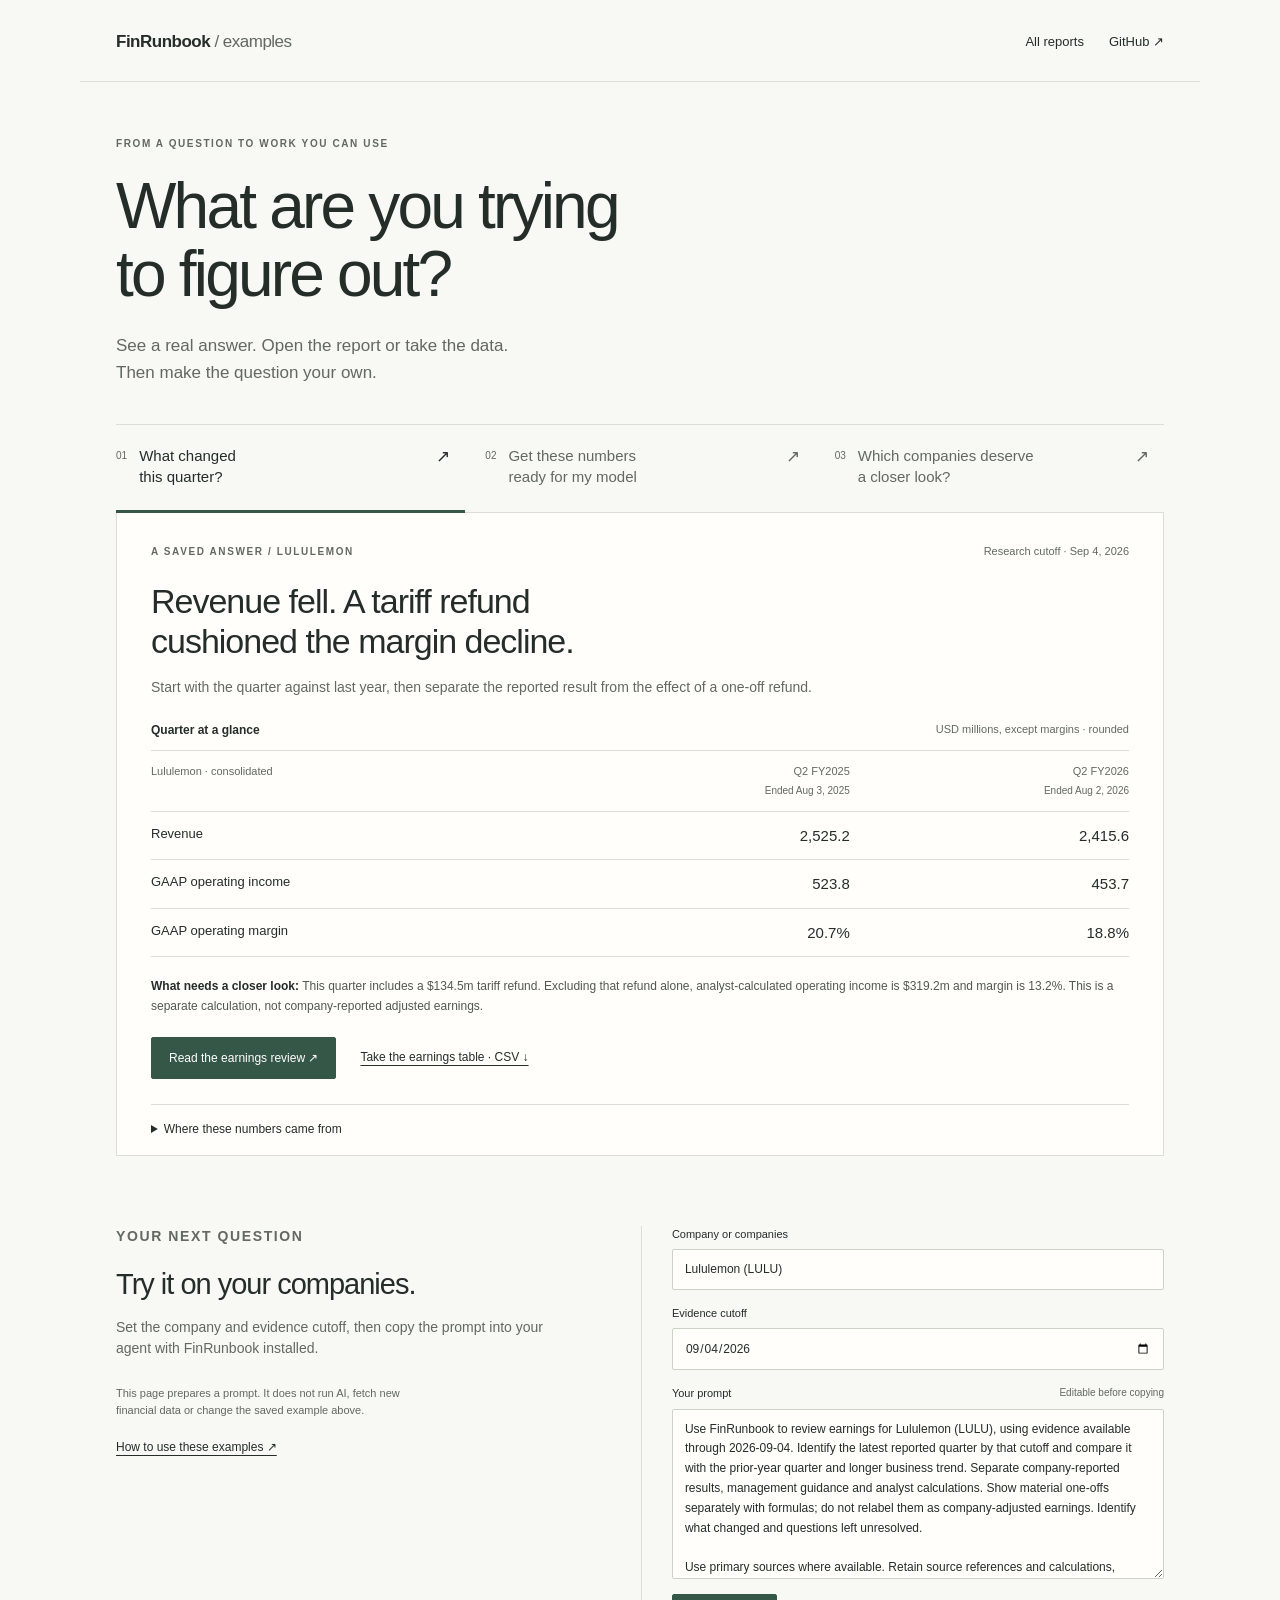
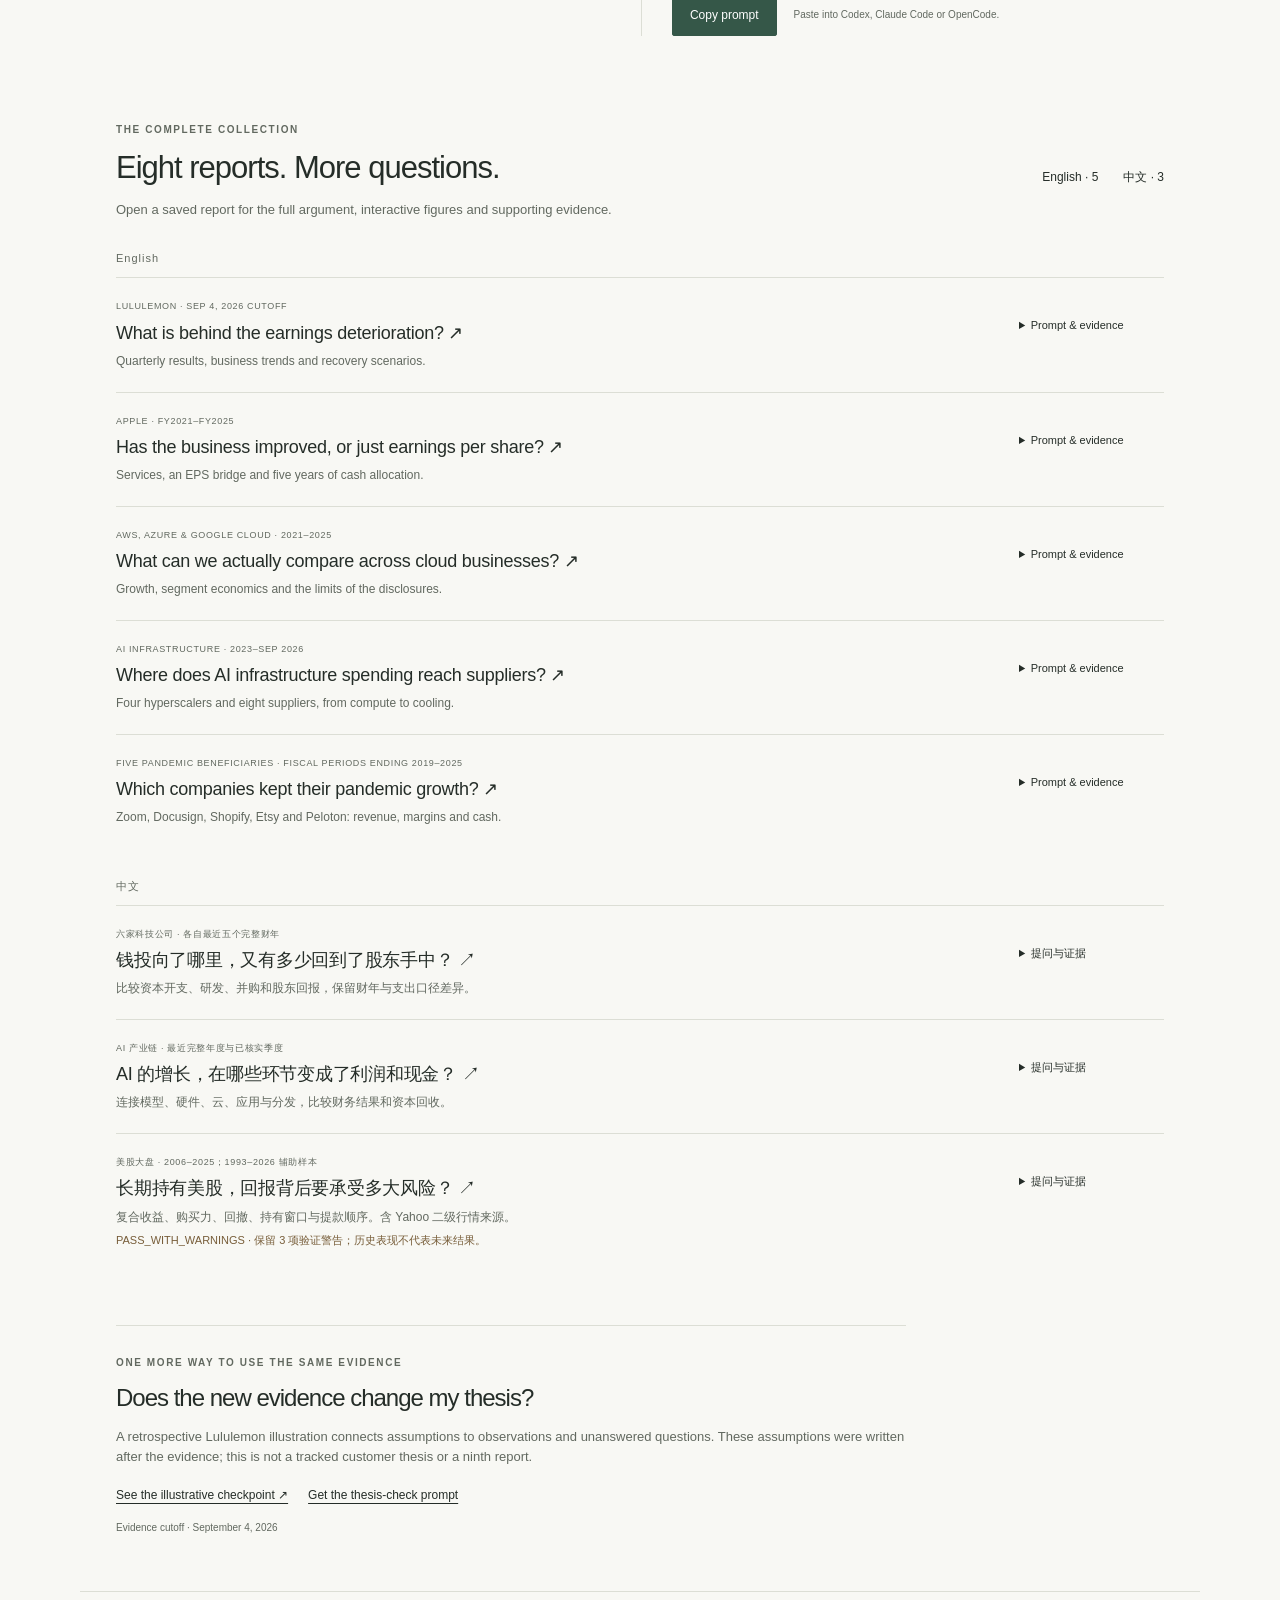
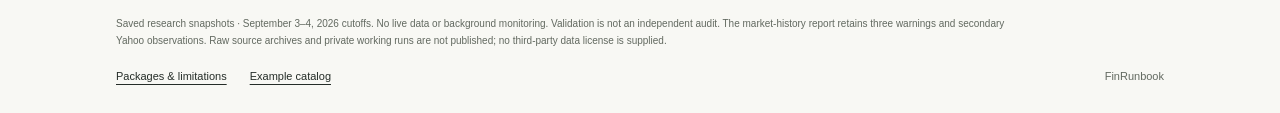
<file: examples/index.html>
<!doctype html>
<html lang="en"><head><meta charset="utf-8"><meta name="viewport" content="width=device-width,initial-scale=1"><meta name="description" content="See real answers to financial research questions, take the data, and adapt the question to your company."><title>FinRunbook | Start with your question</title><link rel="stylesheet" href="gallery.css"><script src="gallery.js" defer></script></head>
<body><header class="site-header"><a class="wordmark" href="./">FinRunbook <span>/ examples</span></a><nav aria-label="Main navigation"><a href="#archive">All reports</a><a href="https://github.com/ickma2311/FinRunbook">GitHub ↗</a></nav></header><main>
<section class="intro"><p class="eyebrow">FROM A QUESTION TO WORK YOU CAN USE</p><h1>What are you trying<br>to figure out?</h1><p>See a real answer. Open the report or take the data.<br class="wide-only"> Then make the question your own.</p></section>
<section id="use-cases" aria-label="Explore a research question"><div class="question-tabs" aria-label="Research questions">
<a class="question-tab" id="tab-earnings" href="#earnings-update" data-panel="earnings-update"><span class="tab-number">01</span><span>What changed<br>this quarter?</span><span class="tab-arrow">↗</span></a>
<a class="question-tab" id="tab-cleaning" href="#data-cleaning" data-panel="data-cleaning"><span class="tab-number">02</span><span>Get these numbers<br>ready for my model</span><span class="tab-arrow">↗</span></a>
<a class="question-tab" id="tab-comparison" href="#company-comparison" data-panel="company-comparison"><span class="tab-number">03</span><span>Which companies deserve<br>a closer look?</span><span class="tab-arrow">↗</span></a></div>
<article class="result-panel" id="earnings-update" aria-labelledby="earnings-title"><div class="result-heading"><p class="eyebrow">A SAVED ANSWER / LULULEMON</p><p class="cutoff">Research cutoff · Sep 4, 2026</p></div><h2 id="earnings-title">Revenue fell. A tariff refund<br class="wide-only"> cushioned the margin decline.</h2><p class="result-deck">Start with the quarter against last year, then separate the reported result from the effect of a one-off refund.</p>
<div class="table-wrap"><table data-package="lululemon-earnings-update"><caption>Quarter at a glance <span>USD millions, except margins · rounded</span></caption><thead><tr><th scope="col">Lululemon · consolidated</th><th scope="col">Q2 FY2025<small>Ended Aug 3, 2025</small></th><th scope="col">Q2 FY2026<small>Ended Aug 2, 2026</small></th></tr></thead><tbody>
<tr><th scope="row">Revenue</th><td data-fact="FACT-084" data-scale="0.001">2,525.2</td><td data-fact="FACT-094" data-scale="0.001">2,415.6</td></tr><tr><th scope="row">GAAP operating income</th><td data-fact="FACT-086" data-scale="0.001">523.8</td><td data-fact="FACT-096" data-scale="0.001">453.7</td></tr><tr><th scope="row">GAAP operating margin</th><td data-fact="FACT-091" data-scale="1">20.7%</td><td data-fact="FACT-101" data-scale="1">18.8%</td></tr></tbody></table></div>
<p class="material-note"><strong>What needs a closer look:</strong> This quarter includes a $134.5m tariff refund. Excluding that refund alone, analyst-calculated operating income is $319.2m and margin is 13.2%. This is a separate calculation, not company-reported adjusted earnings.</p><div class="actions"><a class="primary-action" href="lululemon-earnings-update/report/">Read the earnings review ↗</a><a href="lululemon-earnings-update/earnings-update.csv" download>Take the earnings table · CSV ↓</a></div><details class="evidence"><summary>Where these numbers came from</summary><p>Saved Lululemon report: company-reported revenue FACT-084/094 and operating income FACT-086/096; calculated margins FACT-091/101. Refund-only calculations: FACT-147/149. Monetary values convert USD thousands to millions. The ledger retains source URLs and passage references.</p><div class="evidence-links"><a href="lululemon-earnings-update/report/report-data.json">Source-linked ledger</a><a href="lululemon-earnings-update/README.md">Evidence & limitations</a><a href="lululemon-earnings-update/earnings-prompt.txt">Full earnings-review prompt</a></div><p>Historical snapshot; no live earnings feed. Results, analyst calculations and management guidance have different status. Validation does not independently audit source truth.</p></details></article>
<article class="result-panel" id="data-cleaning" aria-labelledby="cleaning-title"><div class="result-heading"><p class="eyebrow">A SAVED ANSWER / FINANCIAL DATA PREPARATION</p><p class="cutoff">Research cutoffs · Sep 3–4, 2026</p></div><h2 id="cleaning-title">A quarter you can use.<br class="wide-only"> Exceptions you can still see.</h2><p class="result-deck">Here is what happens to saved report observations when periods, units and signs are made explicit.</p><div class="table-wrap"><table class="cleaning-table"><caption>Before → after <span>Selected rows from 17 inputs and 12 outputs</span></caption><thead><tr><th scope="col">Saved observation</th><th scope="col">Prepared result</th><th scope="col">What stays explicit</th></tr></thead><tbody>
<tr><th scope="row">Lululemon revenue<small>H1: 4,887,234 − Q1: 2,471,603<br>USD thousands · FY2026</small></th><td data-output="OUT-005">Q2: 2,415.631<small>USD millions</small></td><td>13 weeks ended Aug 2, 2026.<small>Reconciles to reported Q2.</small></td></tr><tr><th scope="row">Lululemon cash capex<small>−680,802 USD thousands · FY2025</small></th><td data-output="OUT-002">680.802<small>USD millions · positive outflow</small></td><td>Consolidated parent.<small>Year ended Feb 1, 2026.</small></td></tr><tr><th scope="row">Azure revenue<small>More than $75bn · FY2025</small></th><td data-output="OUT-010">&gt;75,000<small>USD millions · lower bound</small></td><td>Not an exact revenue figure.<small>Year ended Jun 30, 2025.</small></td></tr><tr><th scope="row">Azure operating margin<small>Not disclosed in the saved report</small></th><td data-output="OUT-012">Missing<small>Blank numeric value in CSV</small></td><td>No estimate or zero filled in.</td></tr></tbody></table></div>
<p class="material-note"><strong>Keep the boundary:</strong> This starts with saved, extracted report observations, not raw filing extraction. H1 − Q1 applies to the compatible cumulative measures shown, not EPS, margins or balance-sheet snapshots. The Q2 GAAP reconstruction retains the tariff refund.</p><div class="actions"><a class="primary-action" href="financial-data-cleaning/cleaned-data.csv" download>Take the cleaned data · CSV ↓</a><a href="financial-data-cleaning/">Inspect all before & after rows ↗</a></div><details class="evidence"><summary>See transformations, sources & unresolved exceptions</summary><p>Preview rows: OUT-005 (quarter revenue), OUT-002 (capex), OUT-010 (Azure threshold), OUT-012 (missing margin). Each output retains input IDs, formula, source package and original fact references. Comparable units do not establish comparable businesses.</p><div class="evidence-links"><a href="financial-data-cleaning/data.json">Transformation ledger</a><a href="financial-data-cleaning/">All tables & CSV downloads</a><a href="financial-data-cleaning/prompt.txt">Full data-preparation prompt</a></div></details></article>
<article class="result-panel" id="company-comparison" aria-labelledby="comparison-title"><div class="result-heading"><p class="eyebrow">A SAVED ANSWER / AWS, AZURE & GOOGLE CLOUD</p><p class="cutoff">Research cutoff · Sep 3, 2026</p></div><h2 id="comparison-title">The next questions matter<br class="wide-only"> more than a league table.</h2><p class="result-deck">Use the disclosures to choose where to dig deeper. Keep different business scopes, fiscal years and missing figures in view.</p><div class="table-wrap"><table data-package="cloud-computing"><caption>What each business discloses <span>USD millions · margins rounded</span></caption><thead><tr><th scope="col">Business / period end</th><th scope="col">Revenue</th><th scope="col">Operating margin</th></tr></thead><tbody><tr><th scope="row">AWS segment<small>CY2025 · Dec 31, 2025</small></th><td data-fact="FACT-059" data-scale="1">128,725</td><td data-fact="FACT-062" data-scale="1">35.4%</td></tr><tr><th scope="row">Google Cloud segment<small>CY2025 · Dec 31, 2025</small></th><td data-fact="FACT-065" data-scale="1">58,705</td><td data-fact="FACT-068" data-scale="1">23.7%</td></tr><tr><th scope="row">Azure disclosure<small>FY2025 · Jun 30, 2025</small></th><td data-fact="FACT-078" data-scale="1">&gt;75,000<small>Lower bound</small></td><td>Not disclosed<small>Standalone Azure</small></td></tr></tbody></table></div><p class="material-note"><strong>Before comparing:</strong> Google Cloud includes Workspace. Azure is not Intelligent Cloud, its year ends six months earlier, and its revenue is a lower bound. These are different scopes, not a like-for-like ranking. Parent capex is not cloud-only investment.</p><p class="follow-up"><span>Next research question</span>How much do product mix and reporting boundaries explain the apparent differences in segment economics?</p><div class="actions"><a class="primary-action" href="cloud-computing/report/">Read the cloud comparison ↗</a><a href="cloud-computing/report/report-data.json" download>Take the report data · JSON ↓</a></div><details class="evidence"><summary>Where these numbers came from</summary><p>Saved cloud report: AWS revenue FACT-059 and calculated margin FACT-062; Google Cloud revenue FACT-065 and calculated margin FACT-068; Azure threshold FACT-078. The 2021–2025 report retains issuer/SEC references and unavailable measures. No calendarization or missing-value estimation was performed here.</p><div class="evidence-links"><a href="cloud-computing/report/report-data.json">Source-linked ledger</a><a href="README.md">Evidence & limitations</a><a href="cloud-computing/prompt.txt">Full comparison prompt</a></div></details></article></section>
<section class="adapt" id="adapt" aria-labelledby="adapt-title"><div><p class="eyebrow">YOUR NEXT QUESTION</p><h2 id="adapt-title">Try it on your companies.</h2><p>Set the company and evidence cutoff, then copy the prompt into your agent with FinRunbook installed.</p><p class="small-text">This page prepares a prompt. It does not run AI, fetch new financial data or change the saved example above.</p><a class="setup-link" href="README.md">How to use these examples ↗</a></div><div class="prompt-builder"><noscript><p>Enable JavaScript to customize a prompt, or use the full prompts linked under each example’s sources.</p></noscript><form id="prompt-form"><label for="prompt-company">Company or companies</label><input id="prompt-company" name="companies" value="Lululemon (LULU)" maxlength="300" required><label for="prompt-cutoff">Evidence cutoff</label><input id="prompt-cutoff" name="cutoff" type="date" value="2026-09-04" required><label for="prompt-output">Your prompt <span>Editable before copying</span></label><textarea id="prompt-output" rows="7" spellcheck="false"></textarea><div class="copy-row"><button class="primary-action" id="copy-prompt" type="button">Copy prompt</button><span id="copy-status" role="status" aria-live="polite">Paste into Codex, Claude Code or OpenCode.</span></div></form></div></section>
<section class="archive" aria-labelledby="archive"><div class="section-heading"><div><p class="eyebrow">THE COMPLETE COLLECTION</p><h2 id="archive">Eight reports. More questions.</h2></div><nav aria-label="Report languages"><a href="#english">English · 5</a><a href="#chinese" lang="zh-CN">中文 · 3</a></nav></div><p class="archive-intro">Open a saved report for the full argument, interactive figures and supporting evidence.</p><h3 class="language-heading" id="english">English</h3><div class="report-list">
<article data-example="lululemon-earnings-update" lang="en"><div><small>LULULEMON · SEP 4, 2026 CUTOFF</small><h3><a href="lululemon-earnings-update/report/">What is behind the earnings deterioration? ↗</a></h3><p>Quarterly results, business trends and recovery scenarios.</p></div><details><summary>Prompt & evidence</summary><a href="lululemon-earnings-update/prompt.txt">Original prompt</a><a href="lululemon-earnings-update/validation.json">Validation</a><a href="lululemon-earnings-update/report/report-data.json" download>Data · JSON</a></details></article>
<article data-example="apple-business-quality" lang="en"><div><small>APPLE · FY2021–FY2025</small><h3><a href="apple-business-quality/report/">Has the business improved, or just earnings per share? ↗</a></h3><p>Services, an EPS bridge and five years of cash allocation.</p></div><details><summary>Prompt & evidence</summary><a href="apple-business-quality/prompt.txt">Original prompt</a><a href="apple-business-quality/validation.json">Validation</a><a href="apple-business-quality/report/report-data.json" download>Data · JSON</a></details></article>
<article data-example="cloud-computing" lang="en"><div><small>AWS, AZURE & GOOGLE CLOUD · 2021–2025</small><h3><a href="cloud-computing/report/">What can we actually compare across cloud businesses? ↗</a></h3><p>Growth, segment economics and the limits of the disclosures.</p></div><details><summary>Prompt & evidence</summary><a href="cloud-computing/prompt.txt">Original prompt</a><a href="cloud-computing/validation.json">Validation</a><a href="cloud-computing/report/report-data.json" download>Data · JSON</a></details></article>
<article data-example="ai-infrastructure-capex-supply-chain" lang="en"><div><small>AI INFRASTRUCTURE · 2023–SEP 2026</small><h3><a href="ai-infrastructure-capex-supply-chain/report/">Where does AI infrastructure spending reach suppliers? ↗</a></h3><p>Four hyperscalers and eight suppliers, from compute to cooling.</p></div><details><summary>Prompt & evidence</summary><a href="ai-infrastructure-capex-supply-chain/prompt.txt">Original prompt</a><a href="ai-infrastructure-capex-supply-chain/validation.json">Validation</a><a href="ai-infrastructure-capex-supply-chain/report/report-data.json" download>Data · JSON</a></details></article>
<article data-example="pandemic-growth-retention" lang="en"><div><small>FIVE PANDEMIC BENEFICIARIES · FISCAL PERIODS ENDING 2019–2025</small><h3><a href="pandemic-growth-retention/report/">Which companies kept their pandemic growth? ↗</a></h3><p>Zoom, Docusign, Shopify, Etsy and Peloton: revenue, margins and cash.</p></div><details><summary>Prompt & evidence</summary><a href="pandemic-growth-retention/prompt.txt">Original prompt</a><a href="pandemic-growth-retention/validation.json">Validation</a><a href="pandemic-growth-retention/report/report-data.json" download>Data · JSON</a></details></article></div>
<h3 class="language-heading" id="chinese" lang="zh-CN">中文</h3><div class="report-list">
<article data-example="big-tech-investment-allocation" lang="zh-CN"><div><small>六家科技公司 · 各自最近五个完整财年</small><h3><a href="big-tech-investment-allocation/report/">钱投向了哪里，又有多少回到了股东手中？ ↗</a></h3><p>比较资本开支、研发、并购和股东回报，保留财年与支出口径差异。</p></div><details><summary>提问与证据</summary><a href="big-tech-investment-allocation/prompt.txt">原始提问</a><a href="big-tech-investment-allocation/validation.json">验证记录</a><a href="big-tech-investment-allocation/report/report-data.json" download>数据 · JSON</a></details></article>
<article data-example="ai-industry-value-chain" lang="zh-CN"><div><small>AI 产业链 · 最近完整年度与已核实季度</small><h3><a href="ai-industry-value-chain/report/">AI 的增长，在哪些环节变成了利润和现金？ ↗</a></h3><p>连接模型、硬件、云、应用与分发，比较财务结果和资本回收。</p></div><details><summary>提问与证据</summary><a href="ai-industry-value-chain/prompt.txt">原始提问</a><a href="ai-industry-value-chain/validation.json">验证记录</a><a href="ai-industry-value-chain/report/report-data.json" download>数据 · JSON</a></details></article>
<article data-example="sp500-20year-return-risk" lang="zh-CN"><div><small>美股大盘 · 2006–2025；1993–2026 辅助样本</small><h3><a href="sp500-20year-return-risk/report/">长期持有美股，回报背后要承受多大风险？ ↗</a></h3><p>复合收益、购买力、回撤、持有窗口与提款顺序。含 Yahoo 二级行情来源。</p><p class="warning">PASS_WITH_WARNINGS · 保留 3 项验证警告；历史表现不代表未来结果。</p></div><details><summary>提问与证据</summary><a href="sp500-20year-return-risk/prompt.txt">原始提问</a><a href="sp500-20year-return-risk/validation.json">验证记录</a><a href="sp500-20year-return-risk/report/report-data.json" download>数据 · JSON</a></details></article></div></section>
<aside class="thesis" id="thesis-check"><p class="eyebrow">ONE MORE WAY TO USE THE SAME EVIDENCE</p><h2>Does the new evidence change my thesis?</h2><p>A retrospective Lululemon illustration connects assumptions to observations and unanswered questions. These assumptions were written after the evidence; this is not a tracked customer thesis or a ninth report.</p><a href="lululemon-earnings-update/thesis-check.html">See the illustrative checkpoint ↗</a><a href="lululemon-earnings-update/thesis-prompt.txt">Get the thesis-check prompt</a><small>Evidence cutoff · September 4, 2026</small></aside></main>
<footer><p>Saved research snapshots · September 3–4, 2026 cutoffs. No live data or background monitoring. Validation is not an independent audit. The market-history report retains three warnings and secondary Yahoo observations. Raw source archives and private working runs are not published; no third-party data license is supplied.</p><div><a href="README.md">Packages & limitations</a><a href="catalog.json">Example catalog</a><span>FinRunbook</span></div></footer></body></html>
</file>
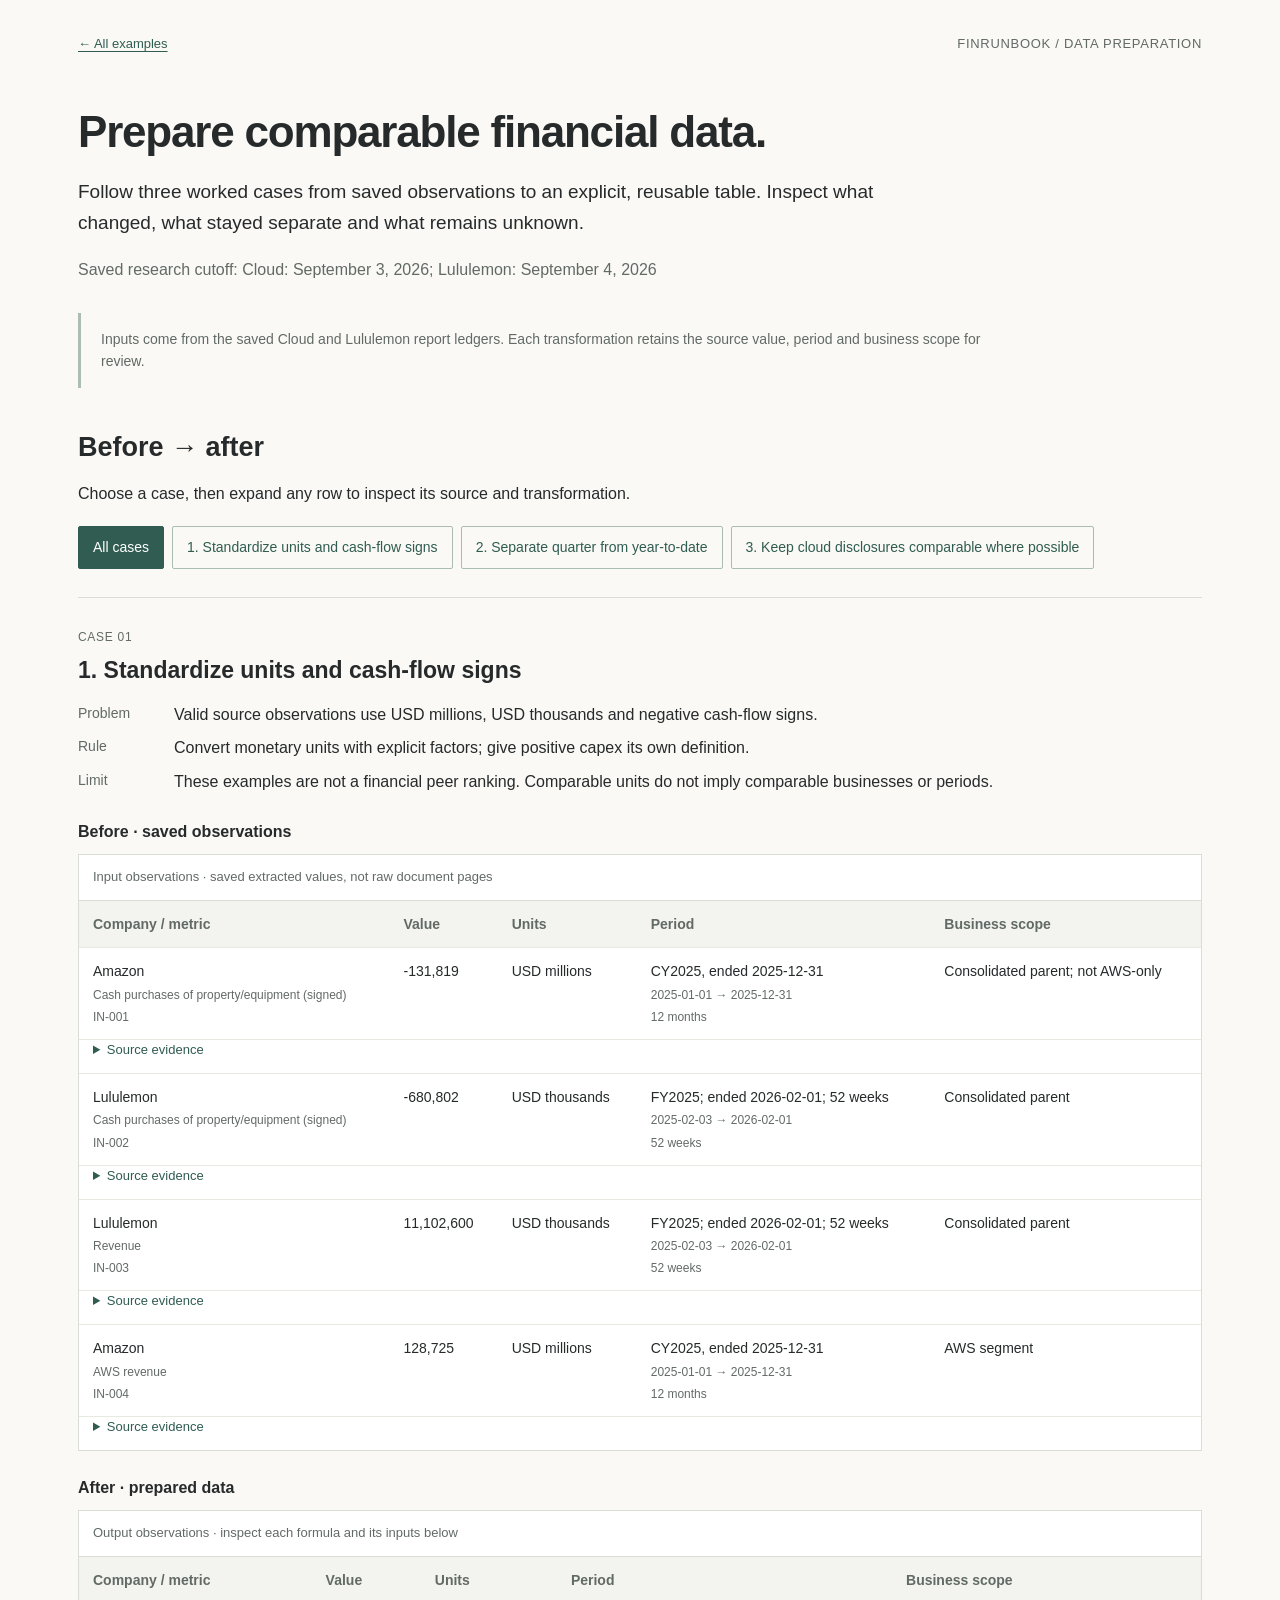
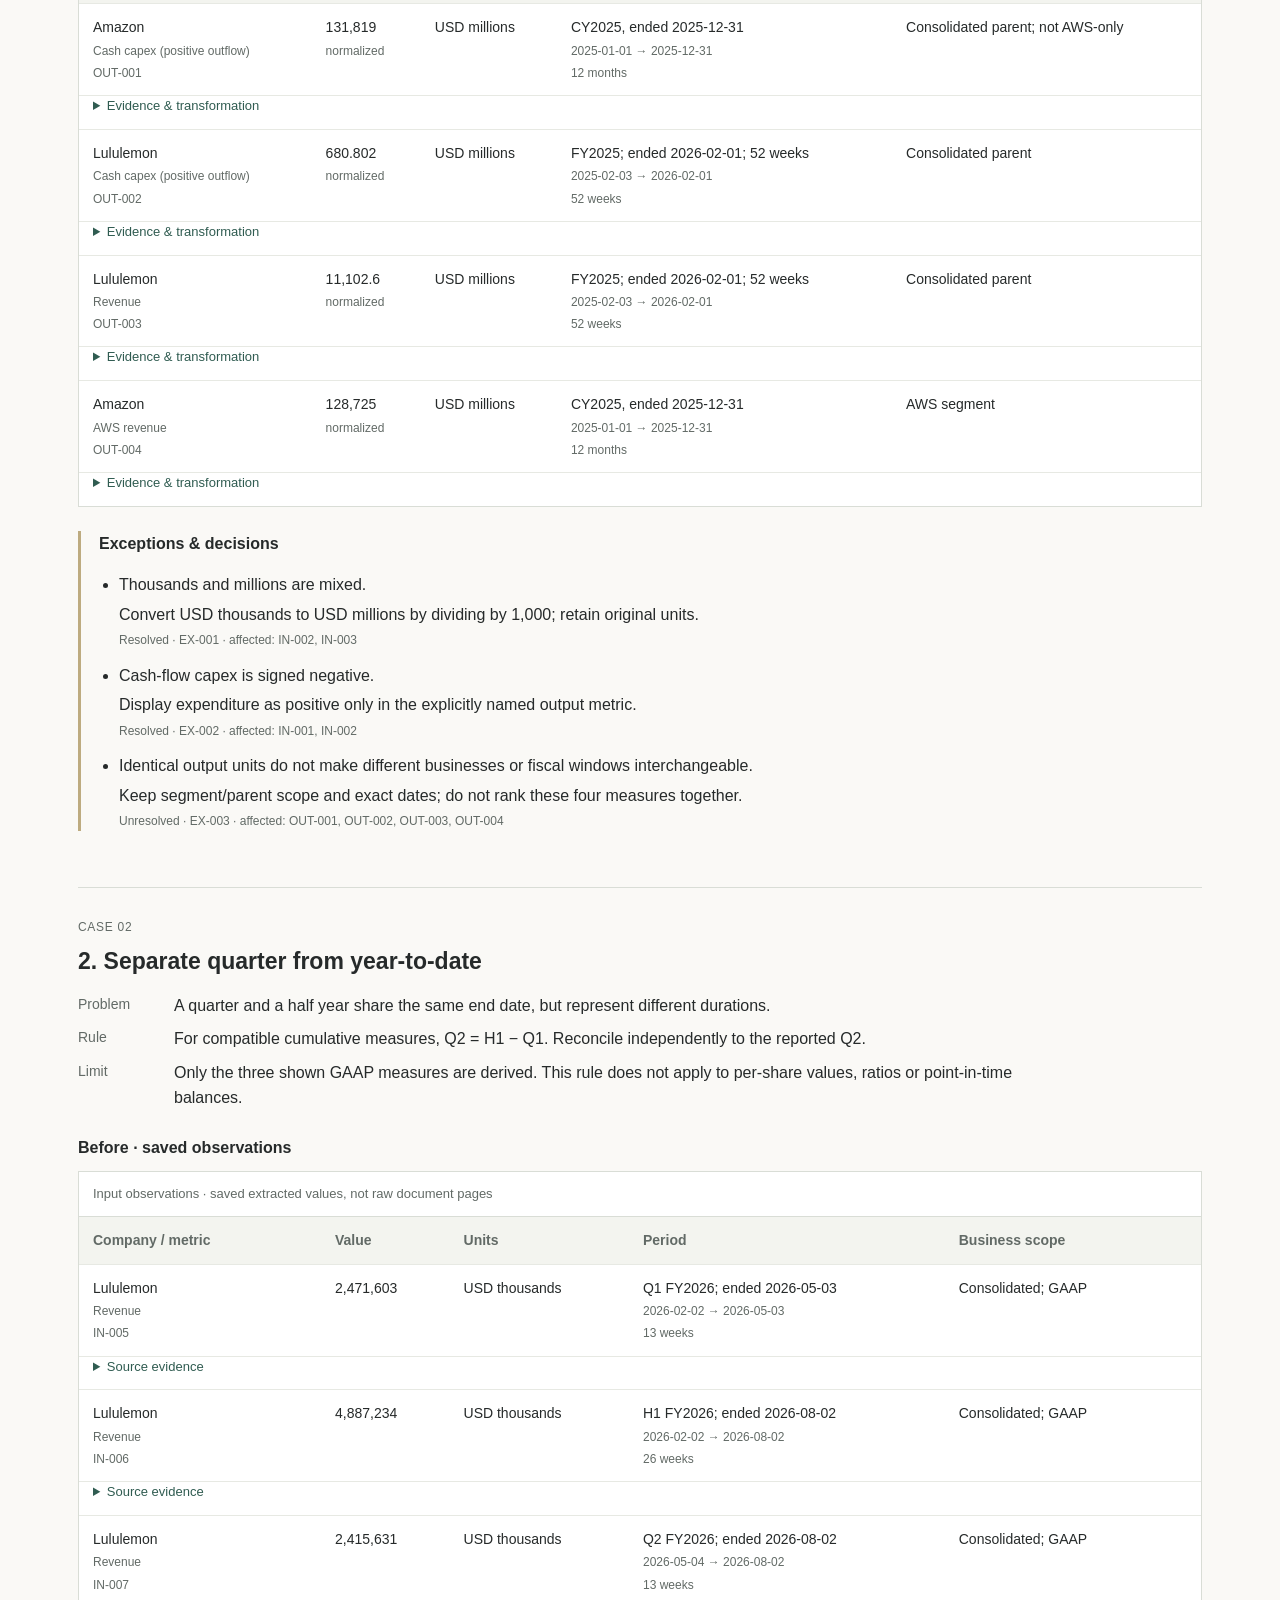
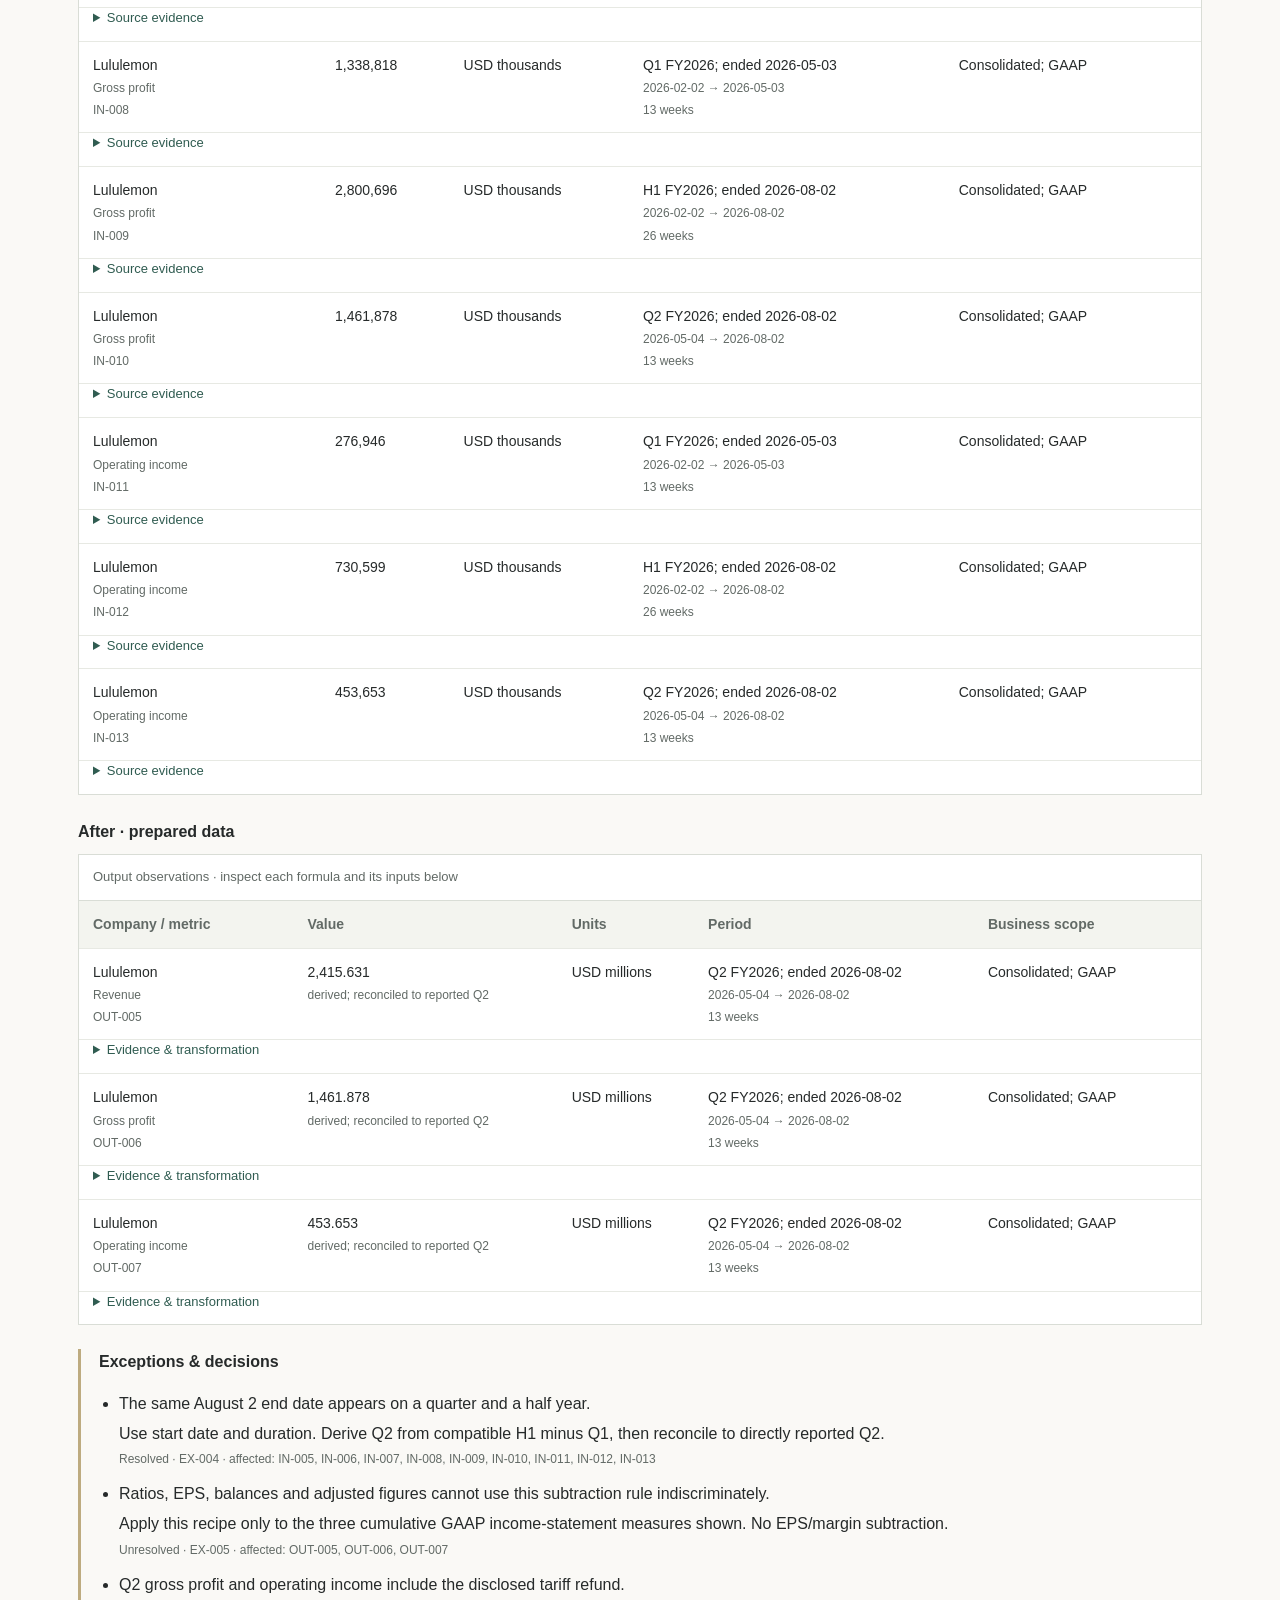
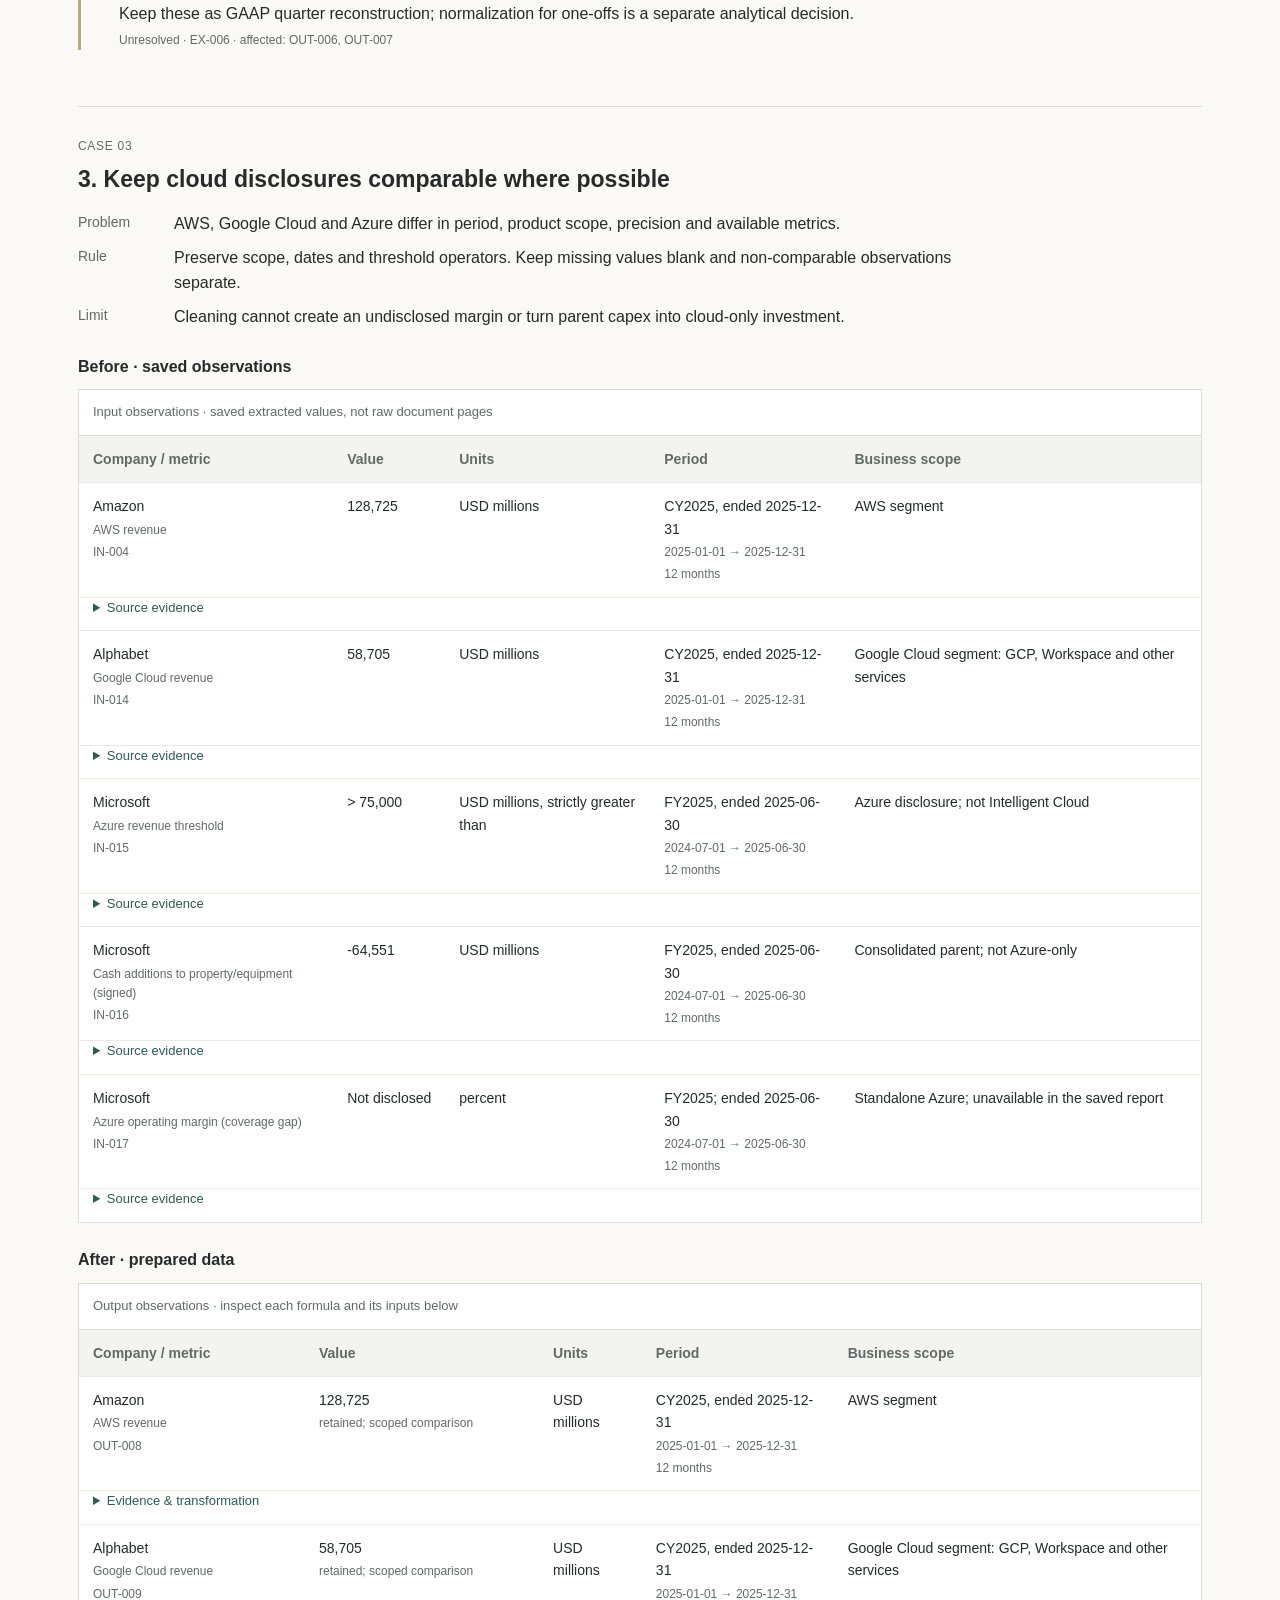
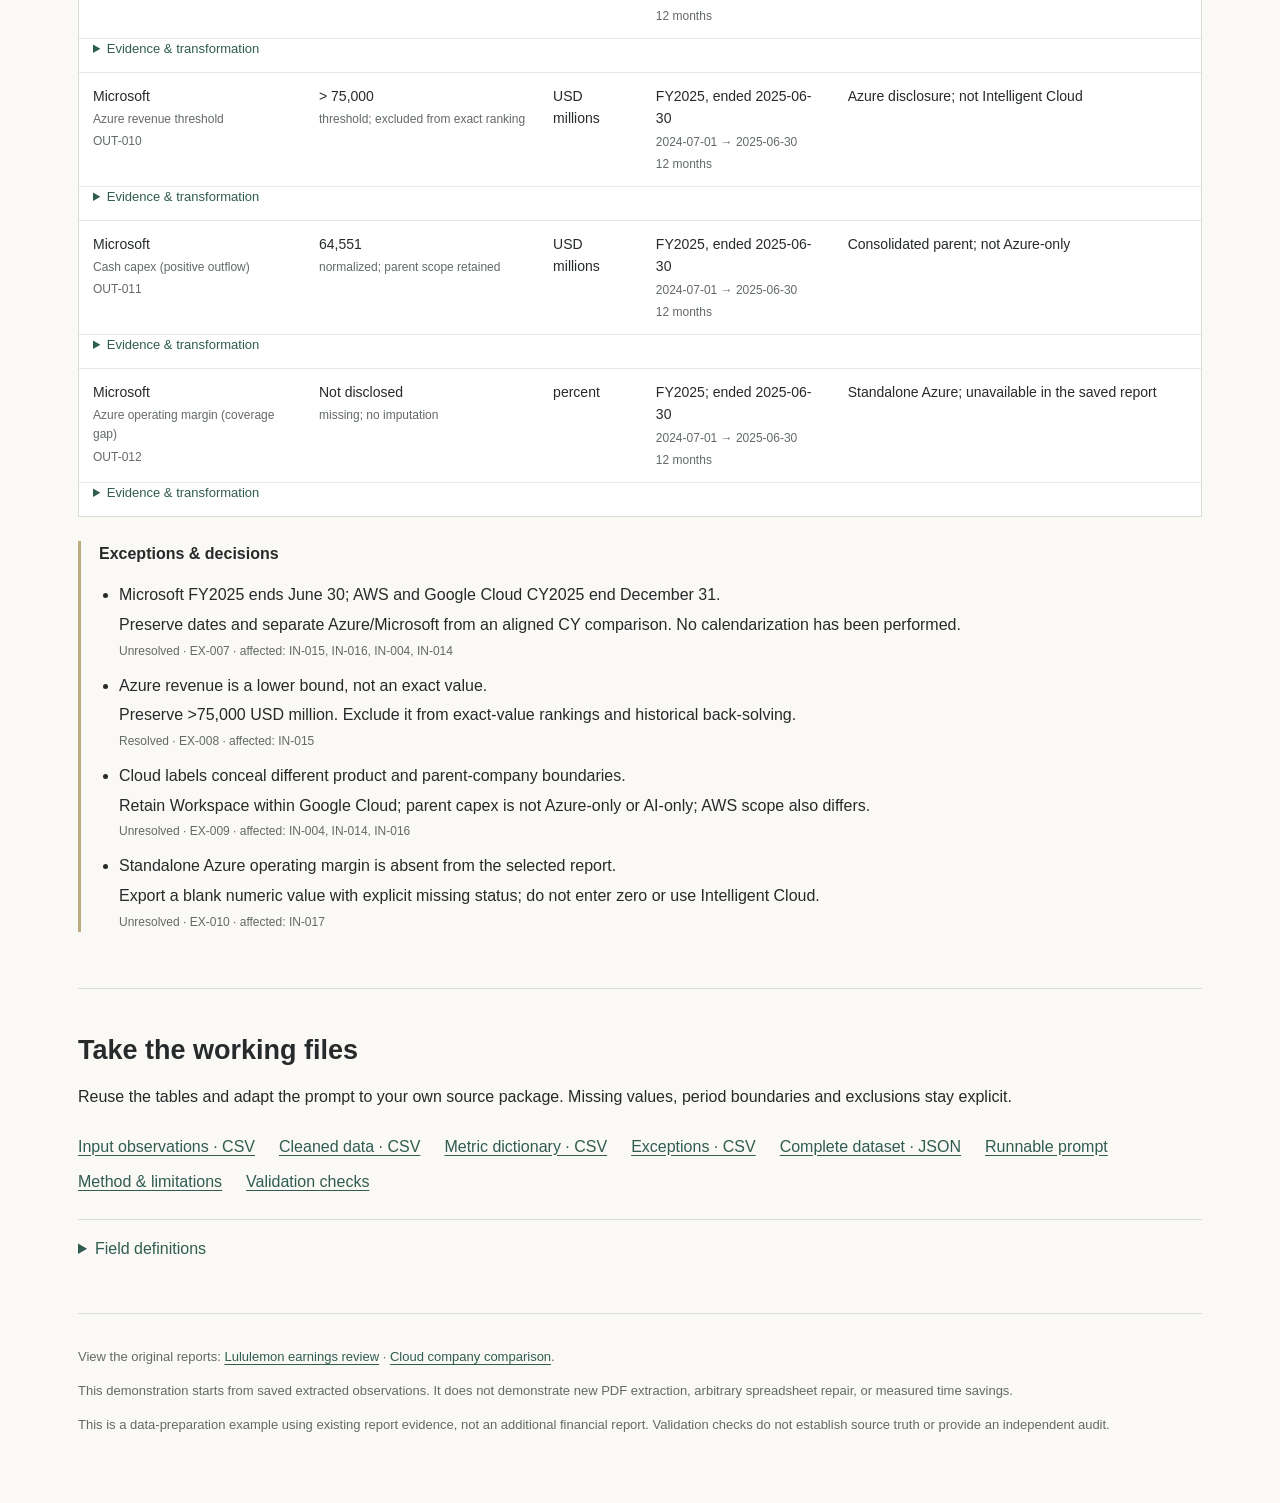
<file: examples/financial-data-cleaning/index.html>
<!doctype html>
<html lang="en">
<head>
<meta charset="utf-8">
<meta name="viewport" content="width=device-width,initial-scale=1">
<meta name="description" content="Three worked financial-data cleaning cases: inspect saved observations, explicit transformations, evidence and unresolved comparisons.">
<title>Prepare comparable financial data | FinRunbook</title>
<link rel="stylesheet" href="style.css">
<script src="app.js" defer></script>
</head>
<body><main>
<nav aria-label="Breadcrumb"><a href="../#data-cleaning">← All examples</a><span>FINRUNBOOK / DATA PREPARATION</span></nav>
<header><h1>Prepare comparable financial data.</h1><p class="intro">Follow three worked cases from saved observations to an explicit, reusable table. Inspect what changed, what stayed separate and what remains unknown.</p><p id="cutoff" class="muted">Saved research cutoffs: September 3–4, 2026.</p></header>
<aside class="boundary"><p>Inputs come from the saved Cloud and Lululemon report ledgers. Each transformation retains the source value, period and business scope for review.</p></aside>
<section aria-labelledby="cases-title"><h2 id="cases-title">Before → after</h2><p>Choose a case, then expand any row to inspect its source and transformation.</p><div id="case-filters" class="filters" role="group" aria-label="Select a cleaning case"></div><p id="load-status" role="status">Loading saved observations…</p><div id="cases"></div><noscript><p>JavaScript is needed for the interactive tables. Download the <a href="data.json">complete dataset</a> or <a href="README.md">read the walkthrough</a>.</p></noscript></section>
<section class="downloads" aria-labelledby="download-title"><h2 id="download-title">Take the working files</h2><p>Reuse the tables and adapt the prompt to your own source package. Missing values, period boundaries and exclusions stay explicit.</p><div class="download-links"><a href="inputs.csv" download>Input observations · CSV</a><a href="cleaned-data.csv" download>Cleaned data · CSV</a><a href="metric-dictionary.csv" download>Metric dictionary · CSV</a><a href="exceptions.csv" download>Exceptions · CSV</a><a href="data.json" download>Complete dataset · JSON</a><a href="prompt.txt">Runnable prompt</a><a href="README.md">Method & limitations</a><a href="validation.json">Validation checks</a></div><details><summary>Field definitions</summary><dl id="dictionary"></dl></details></section>
<footer><p>View the original reports: <a href="../lululemon-earnings-update/report/">Lululemon earnings review</a> · <a href="../cloud-computing/report/">Cloud company comparison</a>.</p><p id="dataset-limitation"></p><p>This is a data-preparation example using existing report evidence, not an additional financial report. Validation checks do not establish source truth or provide an independent audit.</p></footer>
</main></body></html>
</file>
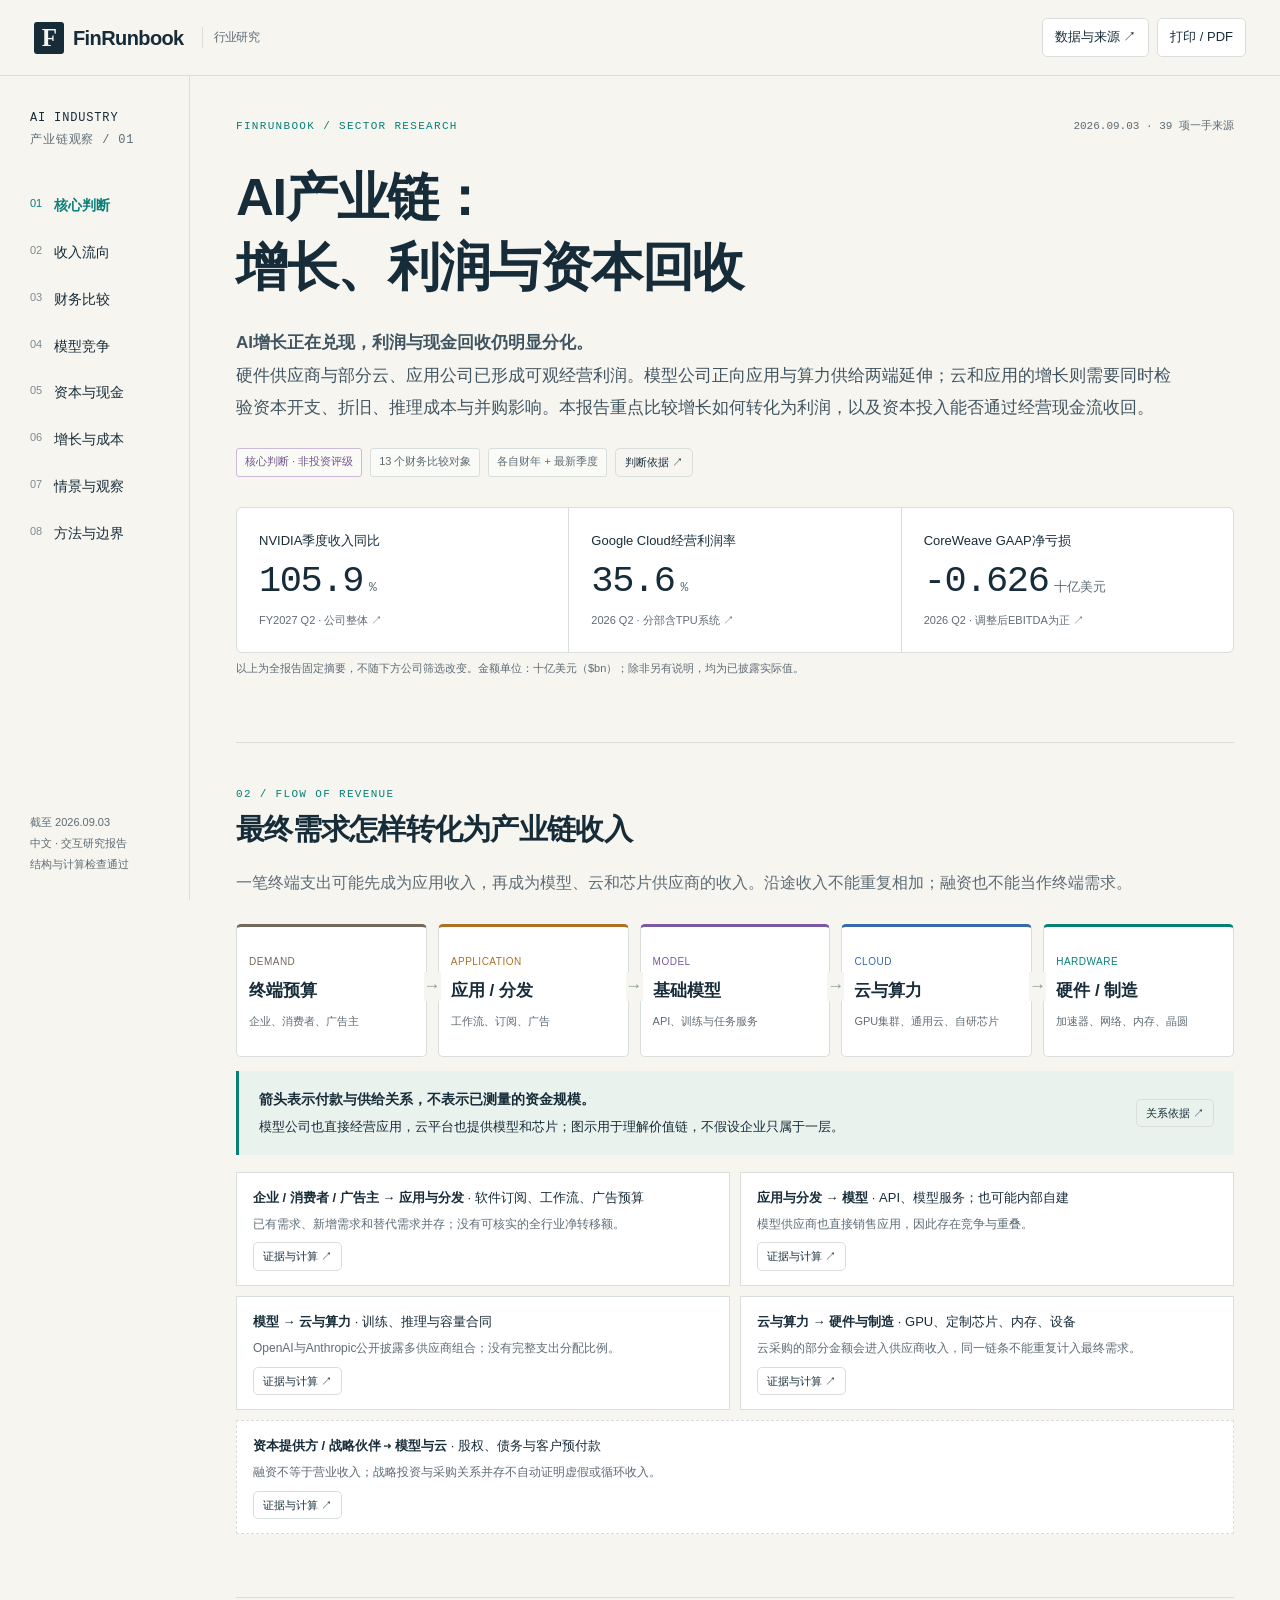
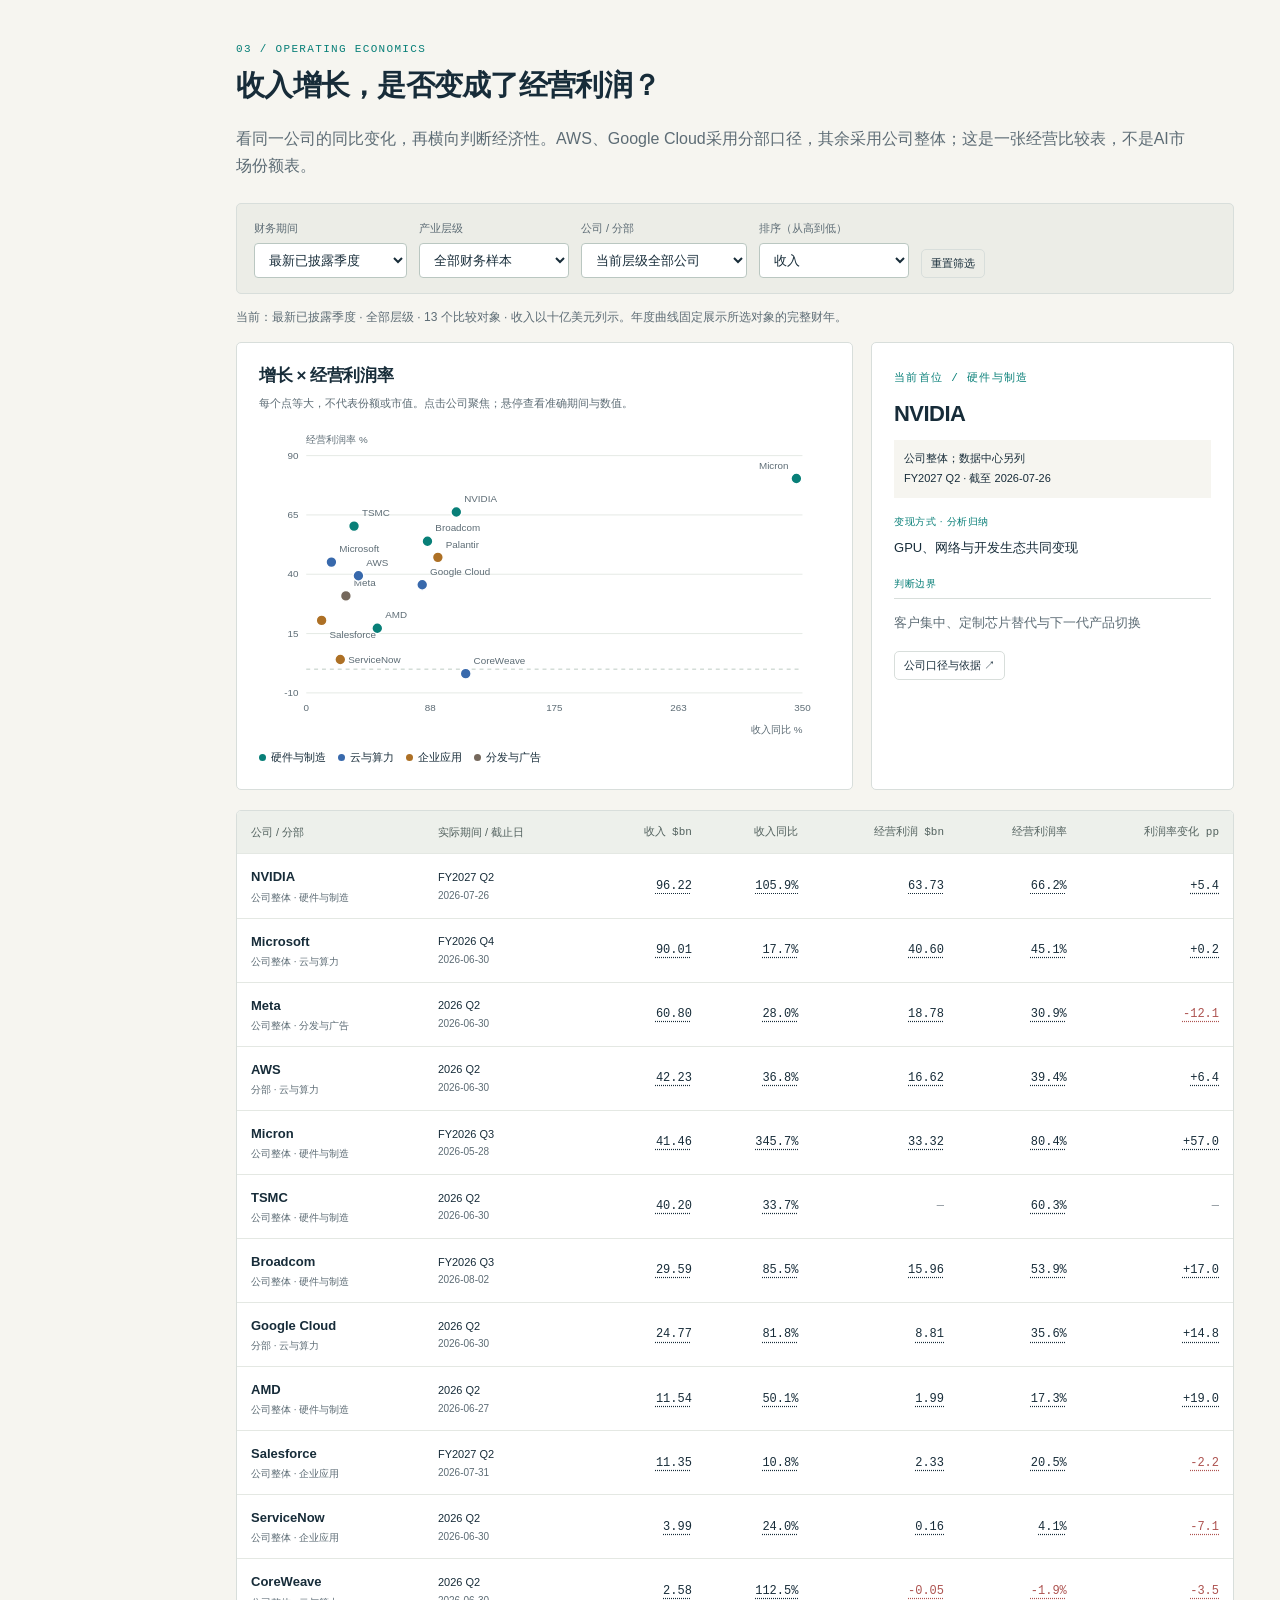
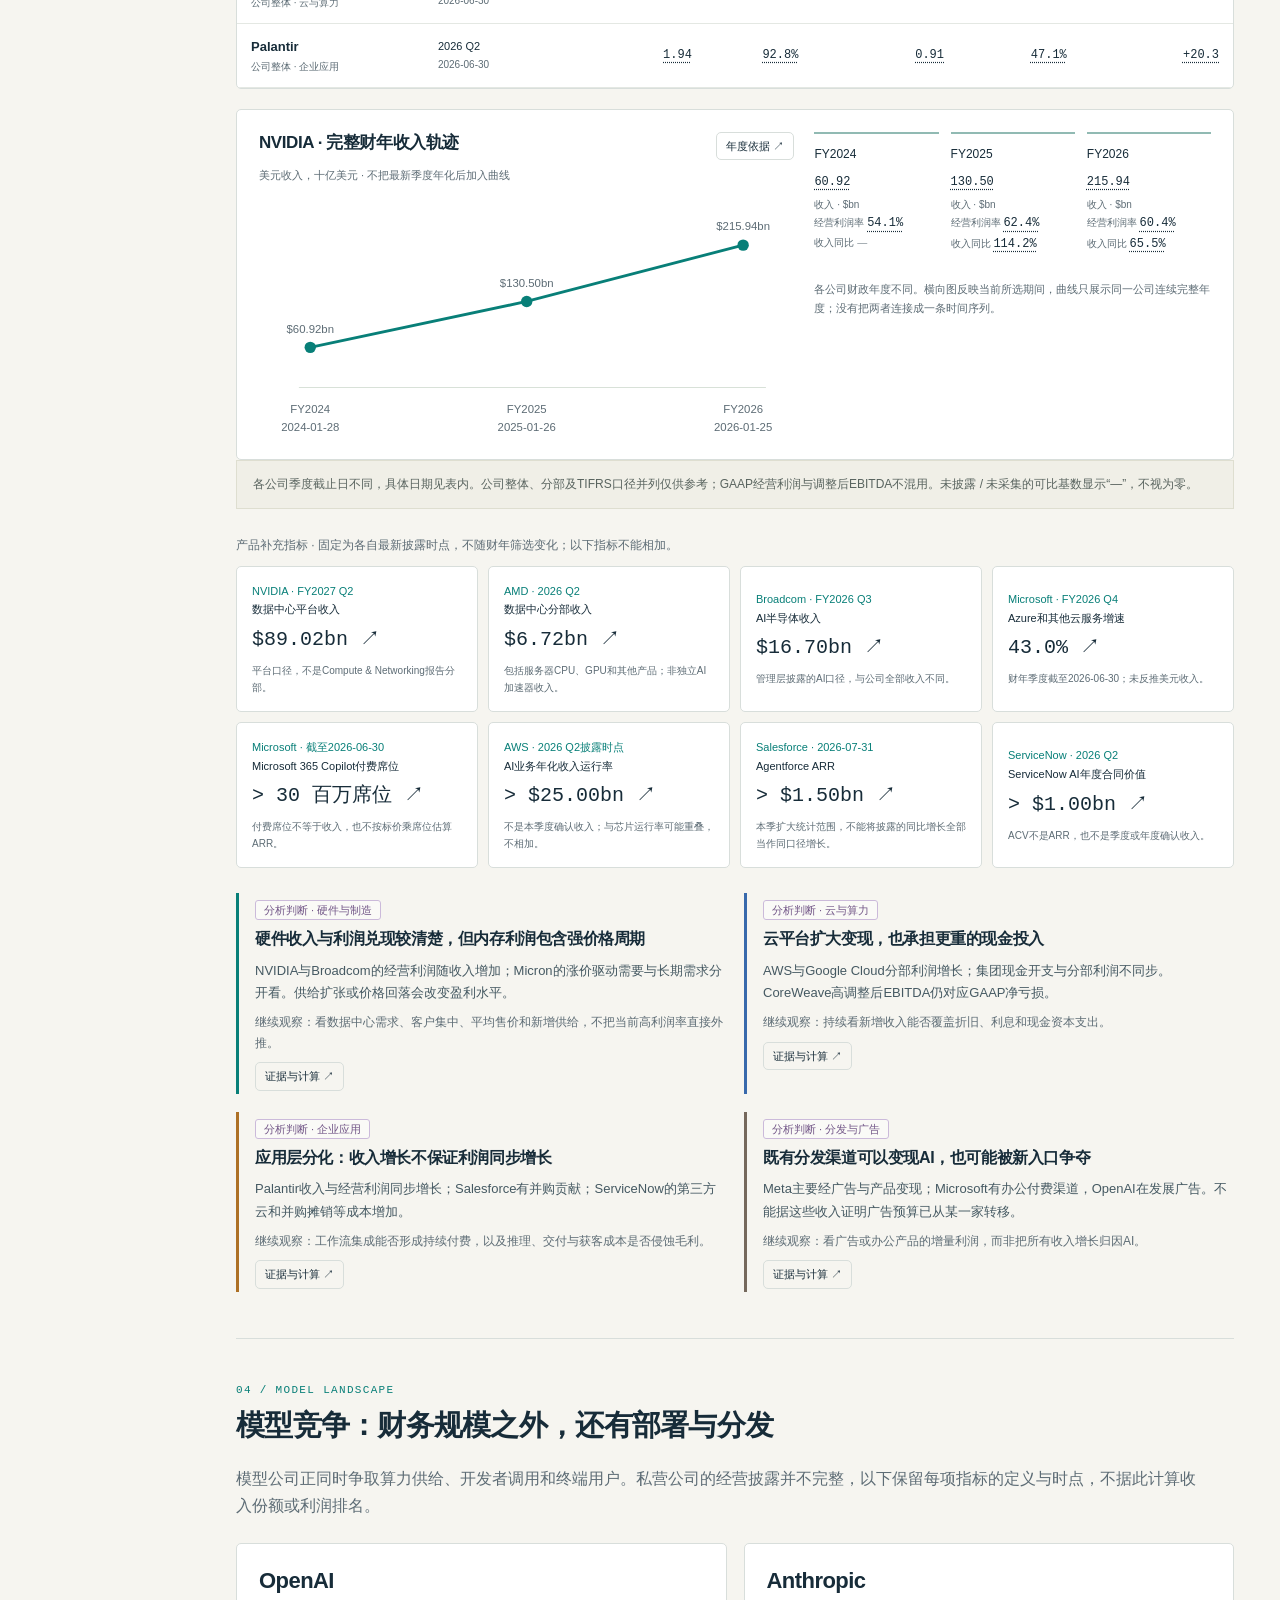
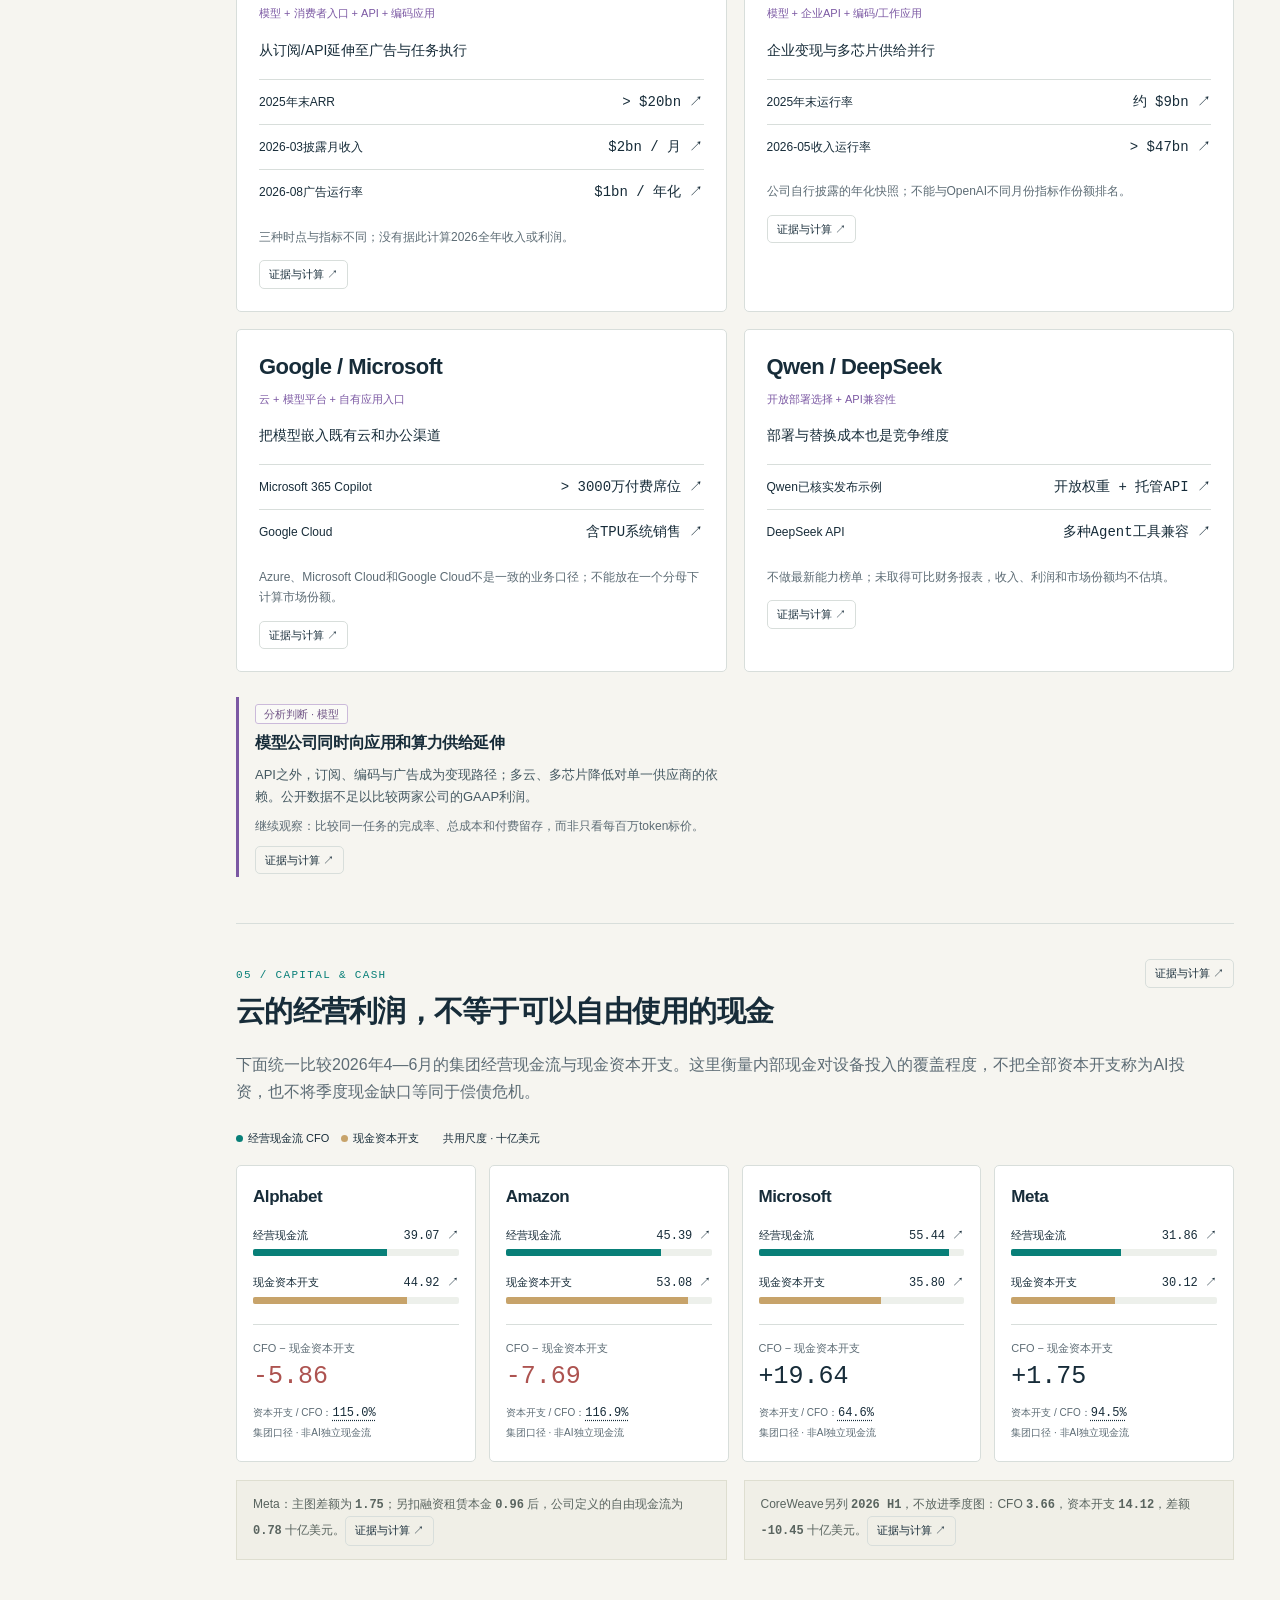
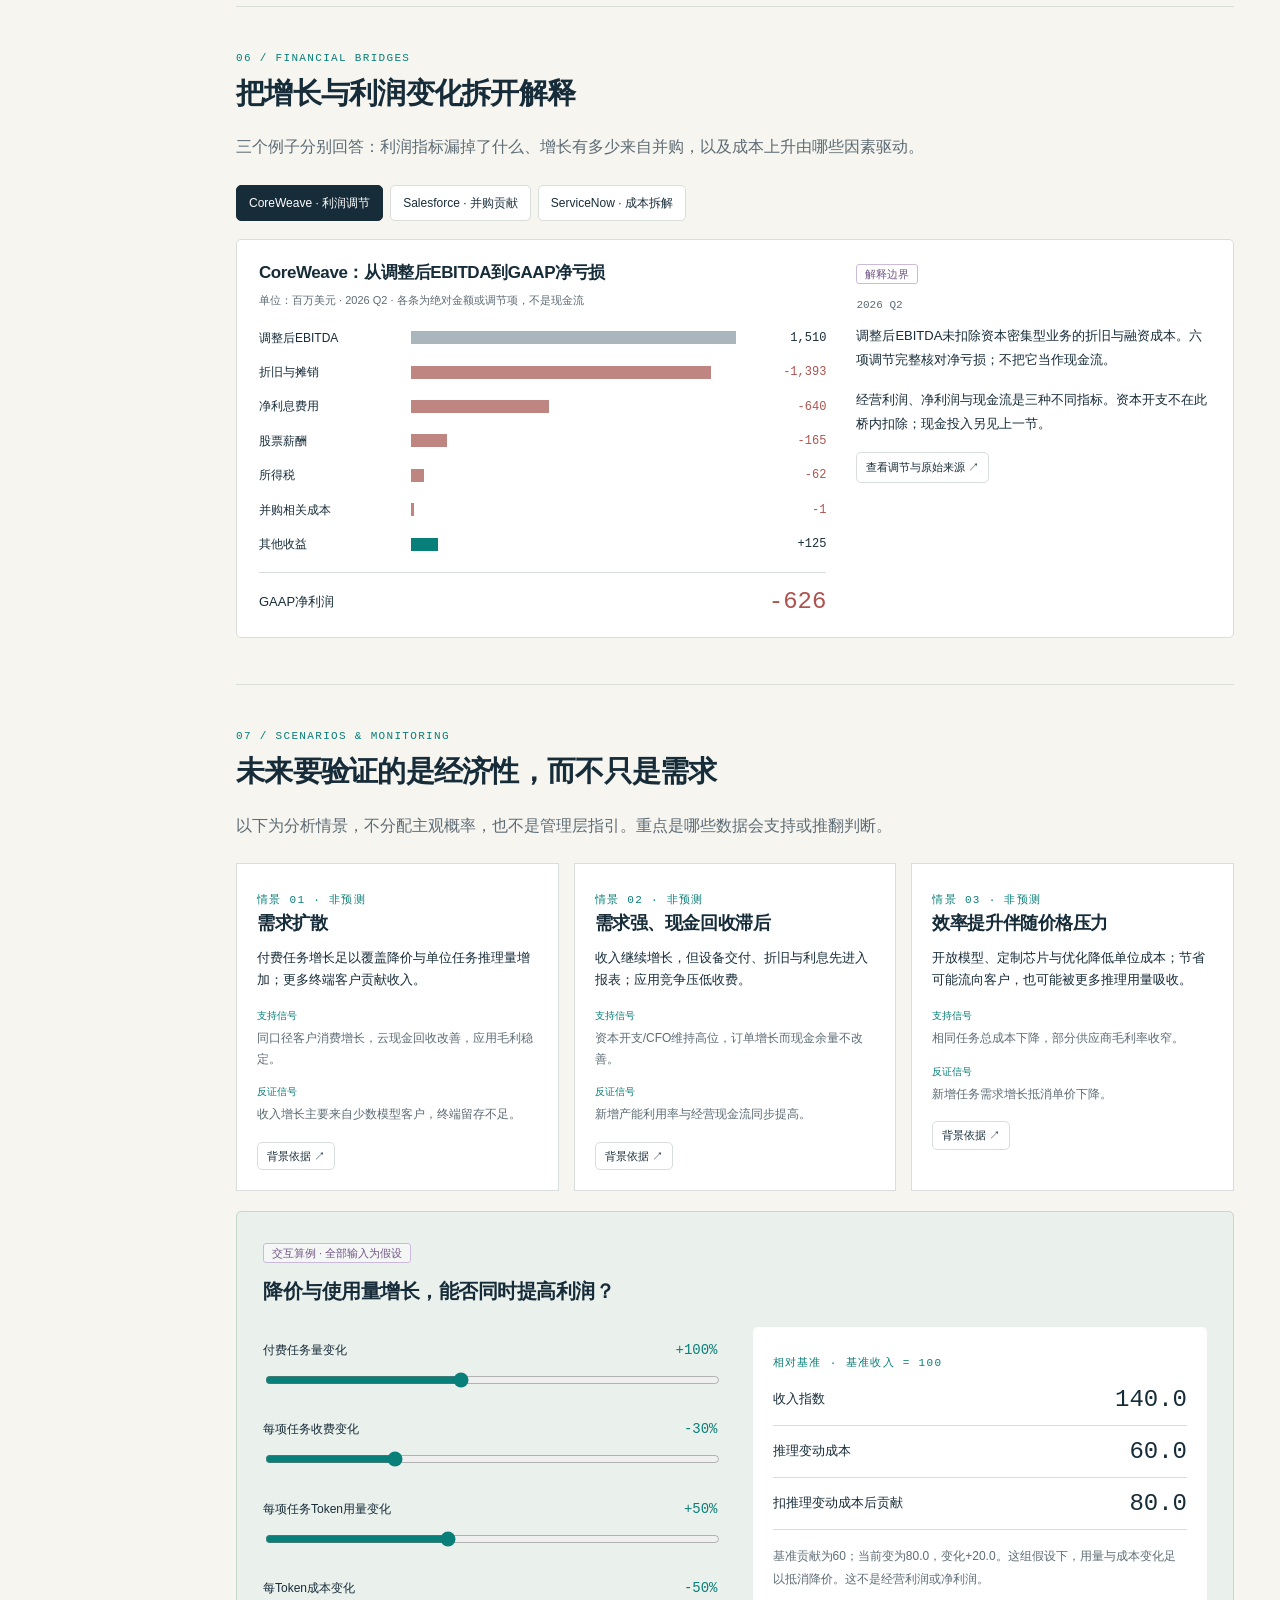
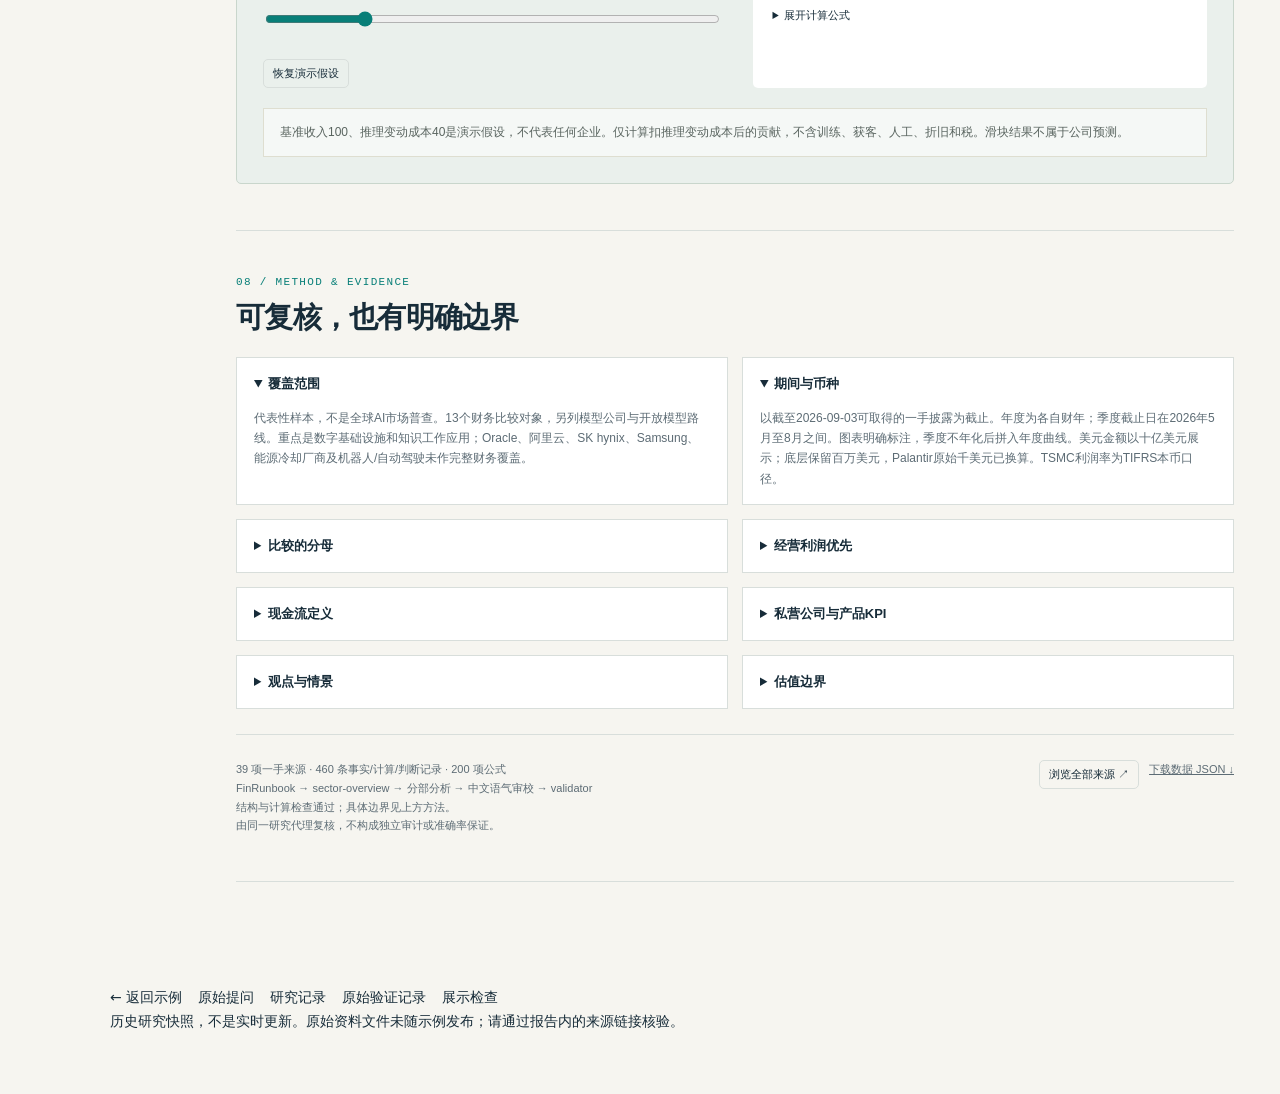
<file: examples/ai-industry-value-chain/report/index.html>
<!doctype html>
<html lang="zh-CN">
<head>
  <meta charset="utf-8"><meta name="viewport" content="width=device-width, initial-scale=1">
  <meta name="description" content="FinRunbook AI行业研究：模型、硬件、云、应用与分发。可追溯的财务比较、现金回收与情景分析。">
  <title>AI产业链 · FinRunbook</title><link rel="stylesheet" href="style.css">
</head>
<body>
<a class="skip" href="#overview">跳到报告正文</a>
<header class="topbar"><a class="brand" href="#overview"><span class="brand-icon">F</span> FinRunbook <span class="brand-sub">行业研究</span></a><div class="top-actions"><button id="source-open">数据与来源 ↗</button><button id="print">打印 / PDF</button></div></header>
<div class="shell" id="finrunbook-report" data-model="report-data.json">
  <aside class="rail"><div class="rail-title">AI INDUSTRY<br><span>产业链观察 / 01</span></div><nav aria-label="报告章节"><a href="#overview">01 <span>核心判断</span></a><a href="#chain">02 <span>收入流向</span></a><a href="#comparison">03 <span>财务比较</span></a><a href="#models">04 <span>模型竞争</span></a><a href="#cash">05 <span>资本与现金</span></a><a href="#bridges">06 <span>增长与成本</span></a><a href="#outlook">07 <span>情景与观察</span></a><a href="#methodology">08 <span>方法与边界</span></a></nav><div class="rail-foot">截至 2026.09.03<br>中文 · 交互研究报告<br><span id="validation-rail">审校中</span></div></aside>
  <main id="main"><div class="loading">正在读取本地报告数据…</div></main>
</div>
<dialog id="evidence-dialog" aria-labelledby="evidence-title"><div class="dialog-top"><div><span class="eyebrow">RESEARCH LEDGER</span><h2 id="evidence-title">数据与证据</h2></div><button id="dialog-close" aria-label="关闭证据面板">✕</button></div><div id="evidence-content"></div></dialog>
<div id="toast" role="status"></div>
<script src="app.js" defer></script>
<footer class="example-package" style="max-width:1100px;margin:24px auto;padding:20px;font:14px/1.7 system-ui,sans-serif;overflow-wrap:anywhere"><nav aria-label="示例文件" style="display:flex;flex-wrap:wrap;gap:16px"><a href="../../index.html">← 返回示例</a><a href="../prompt.txt">原始提问</a><a href="../research-record.json">研究记录</a><a href="../validation.json">原始验证记录</a><a href="../publication-review.json">展示检查</a></nav><p>历史研究快照，不是实时更新。原始资料文件未随示例发布；请通过报告内的来源链接核验。</p></footer>
</body></html>
</file>
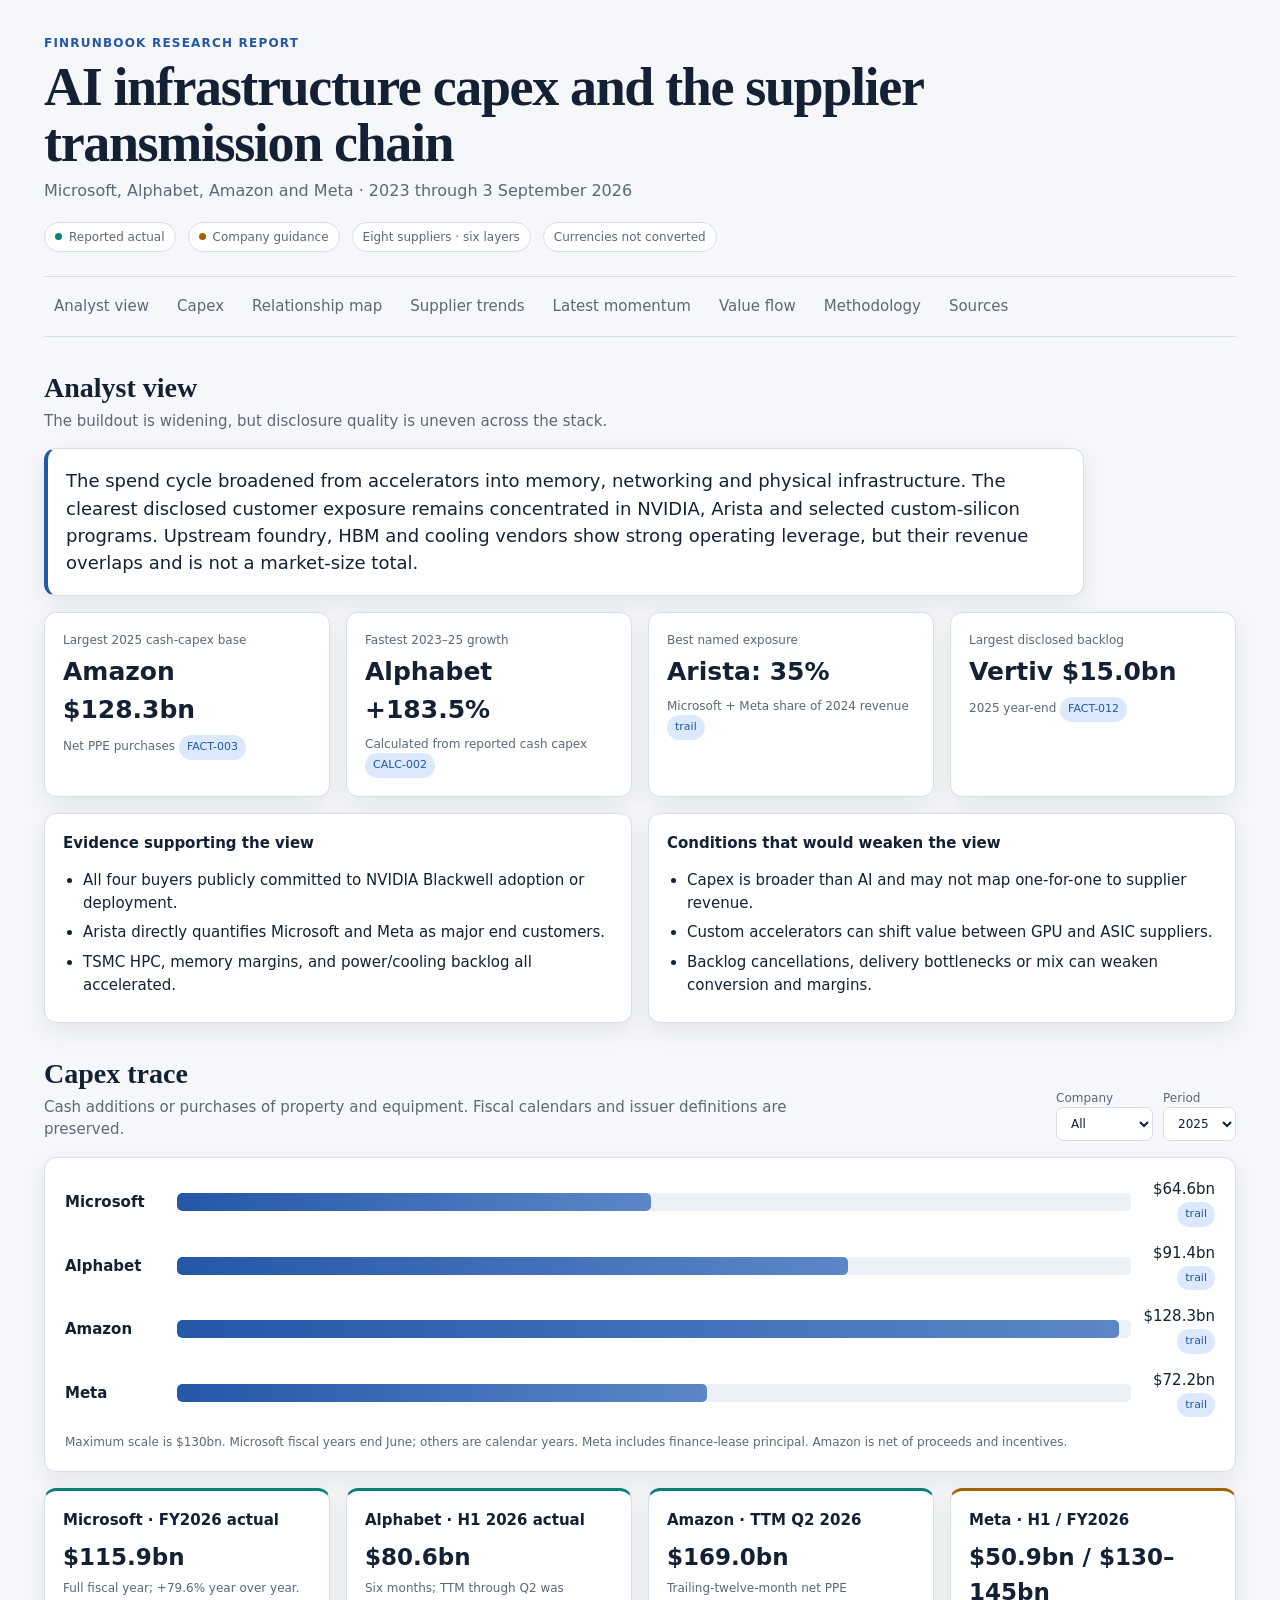
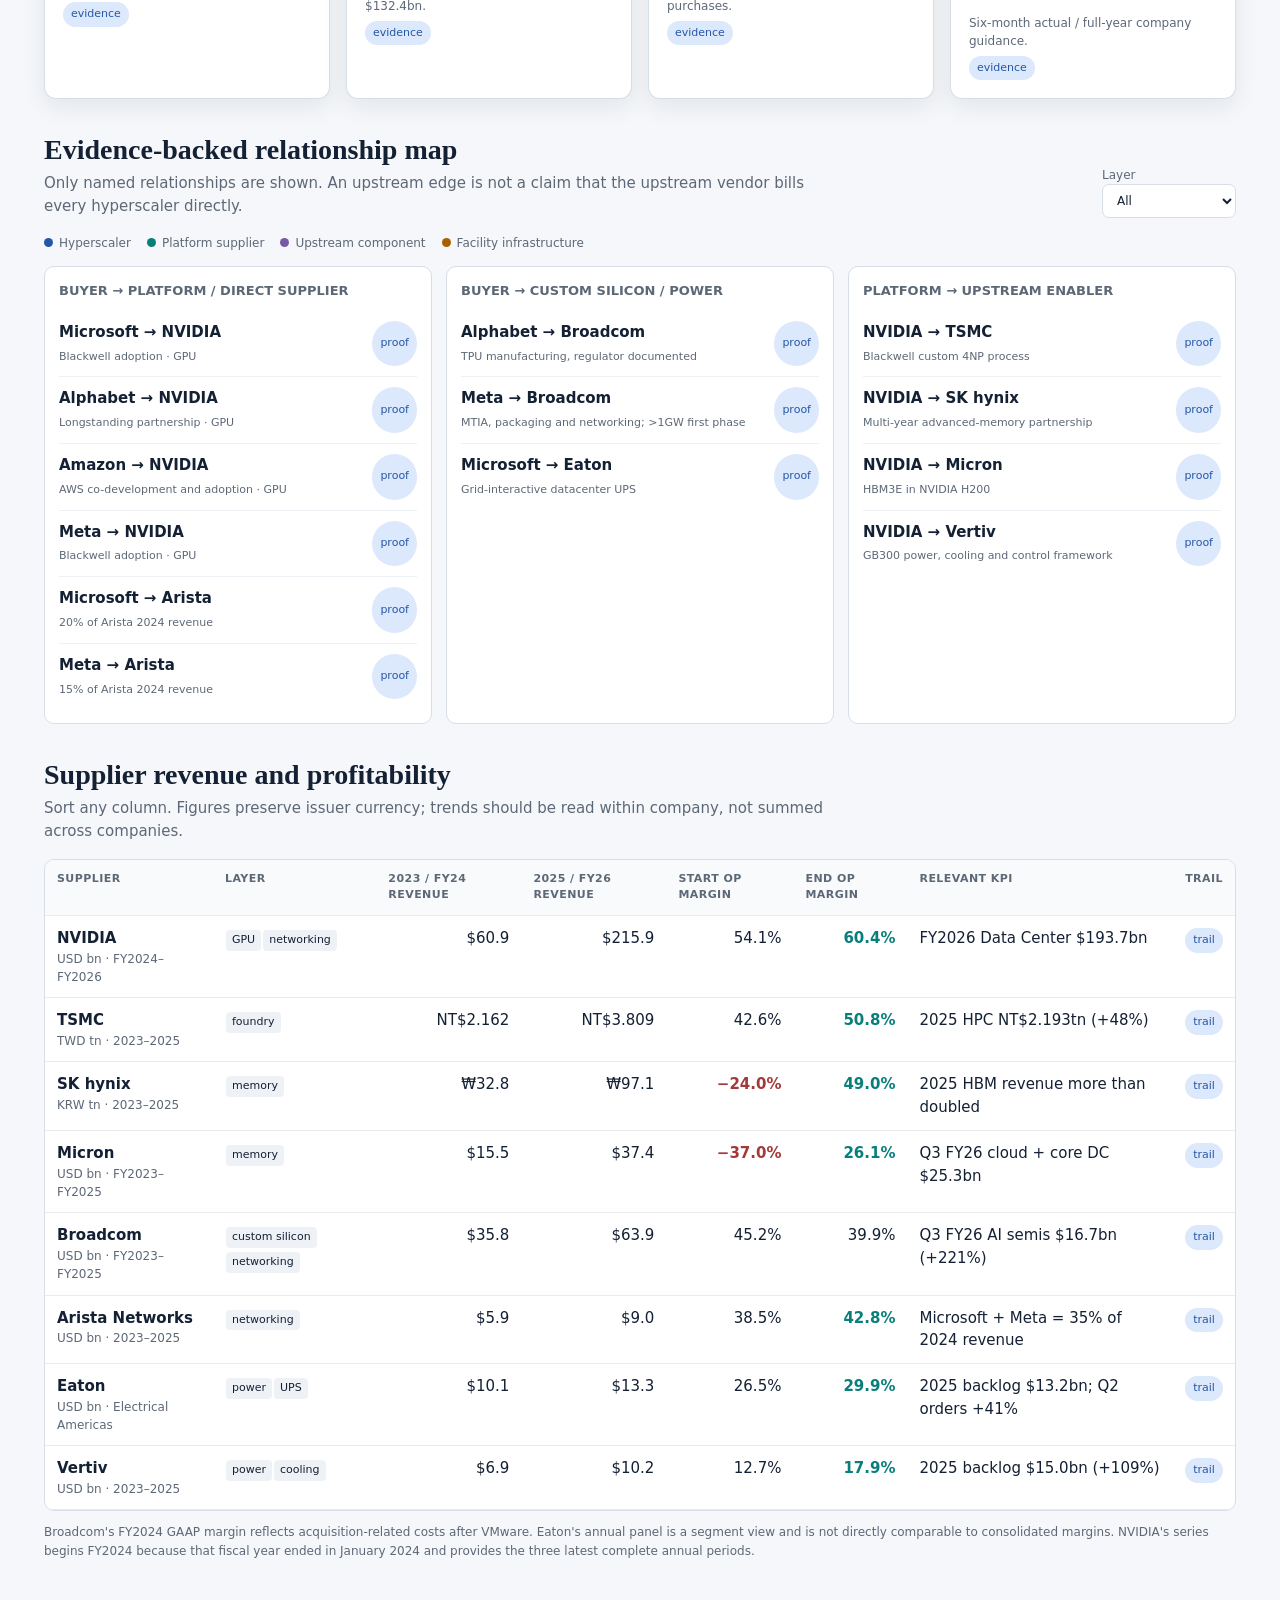
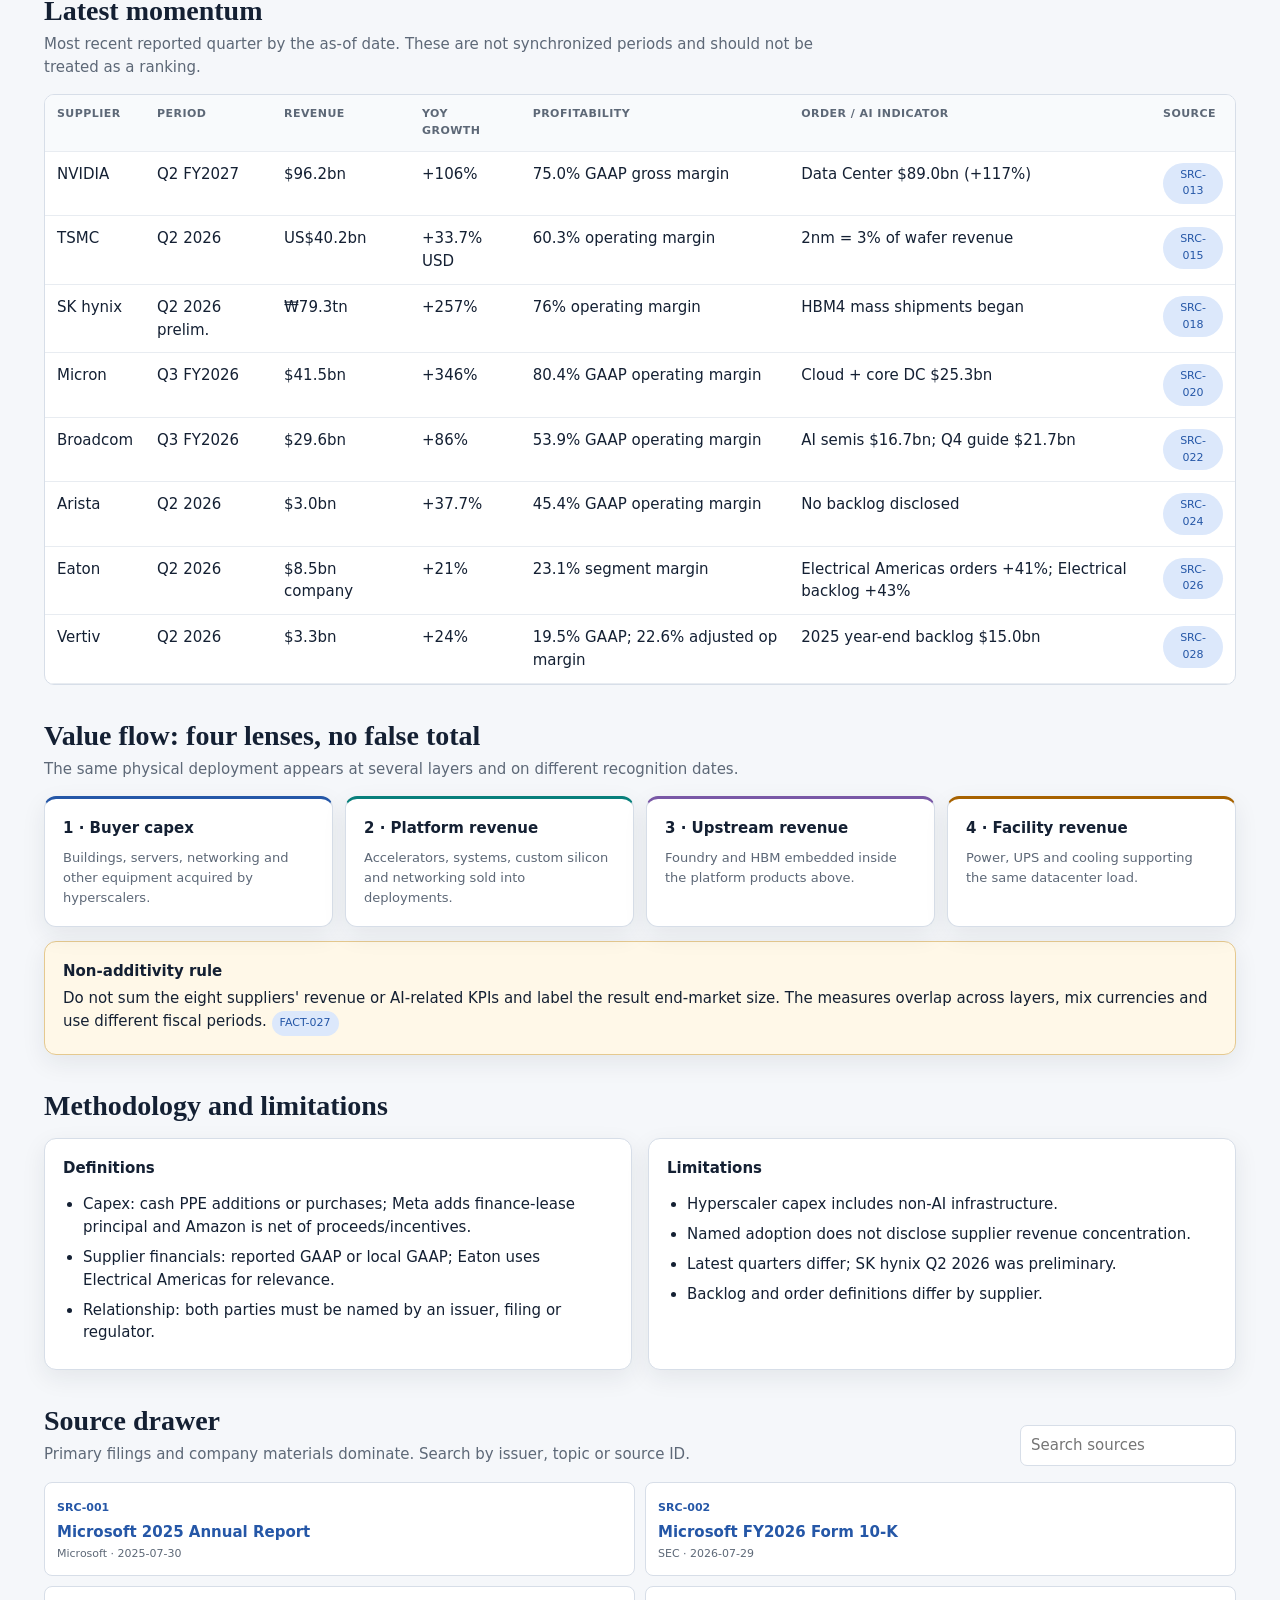
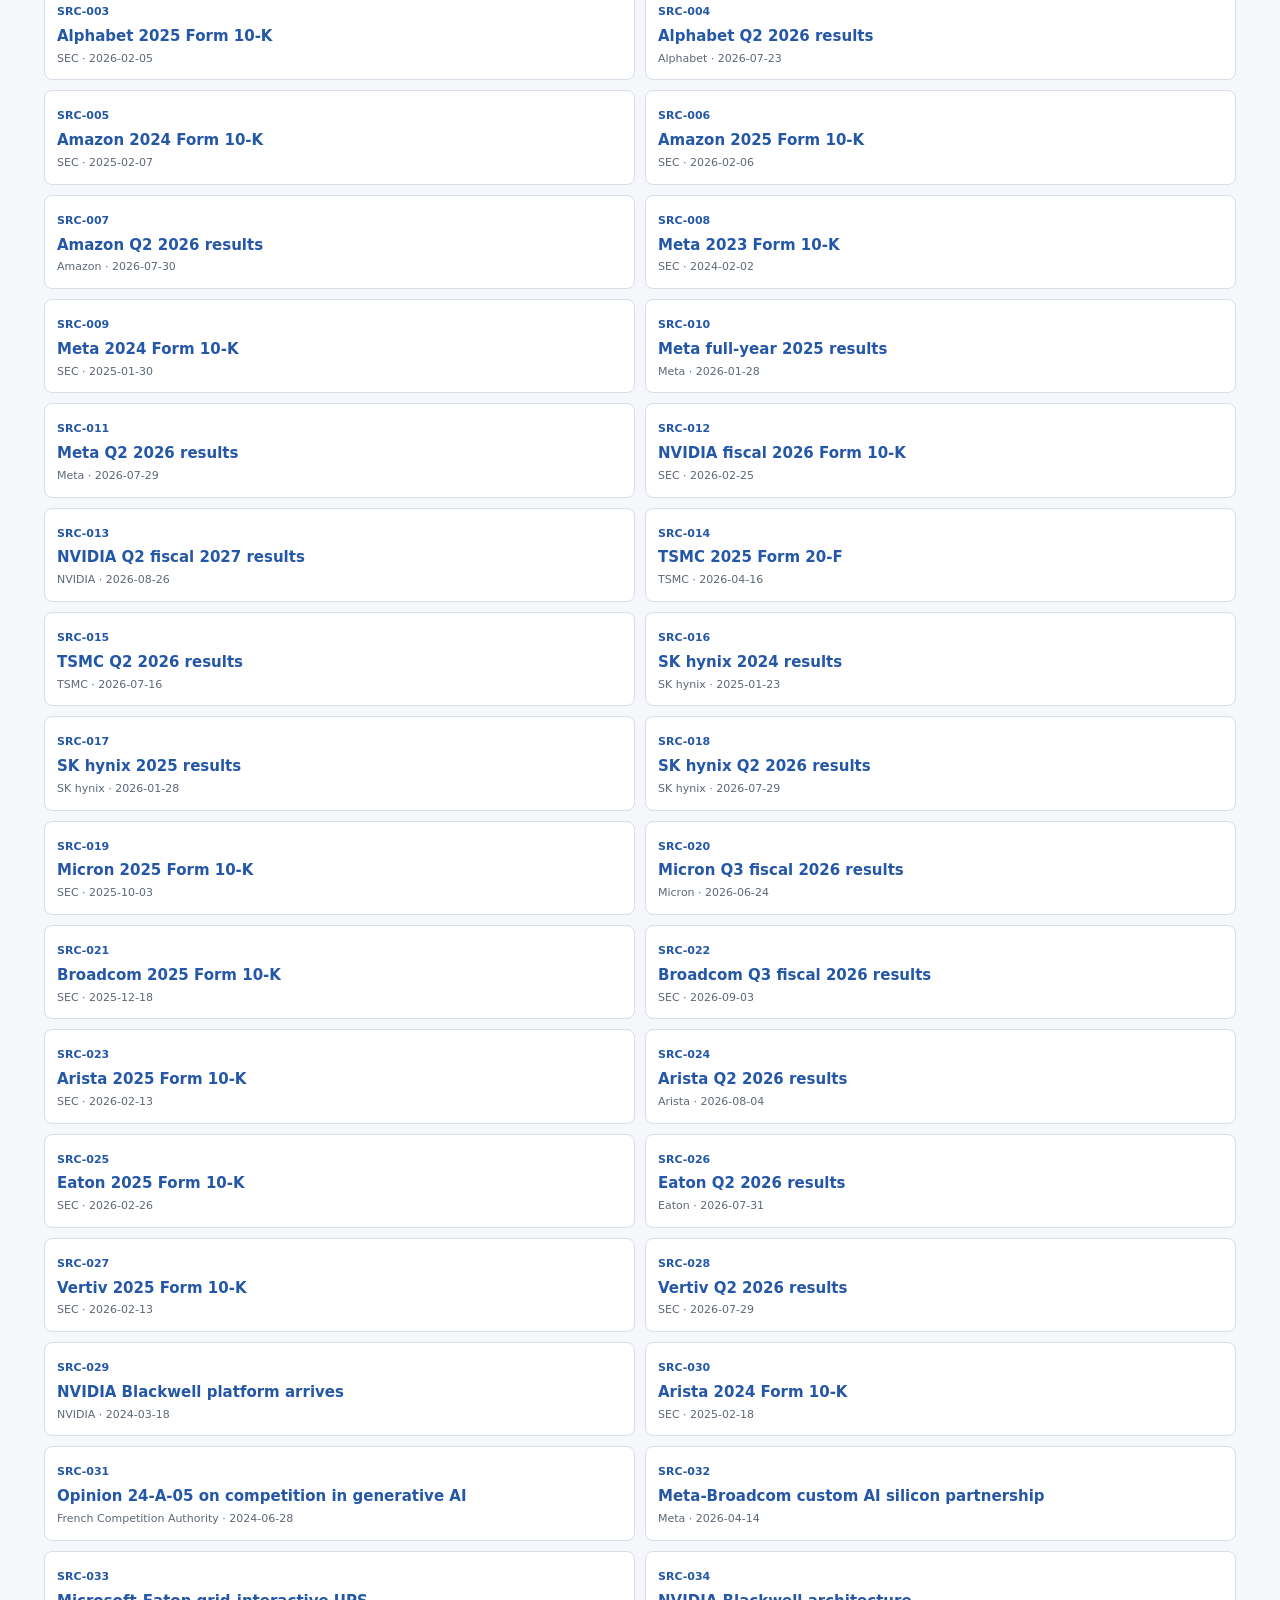
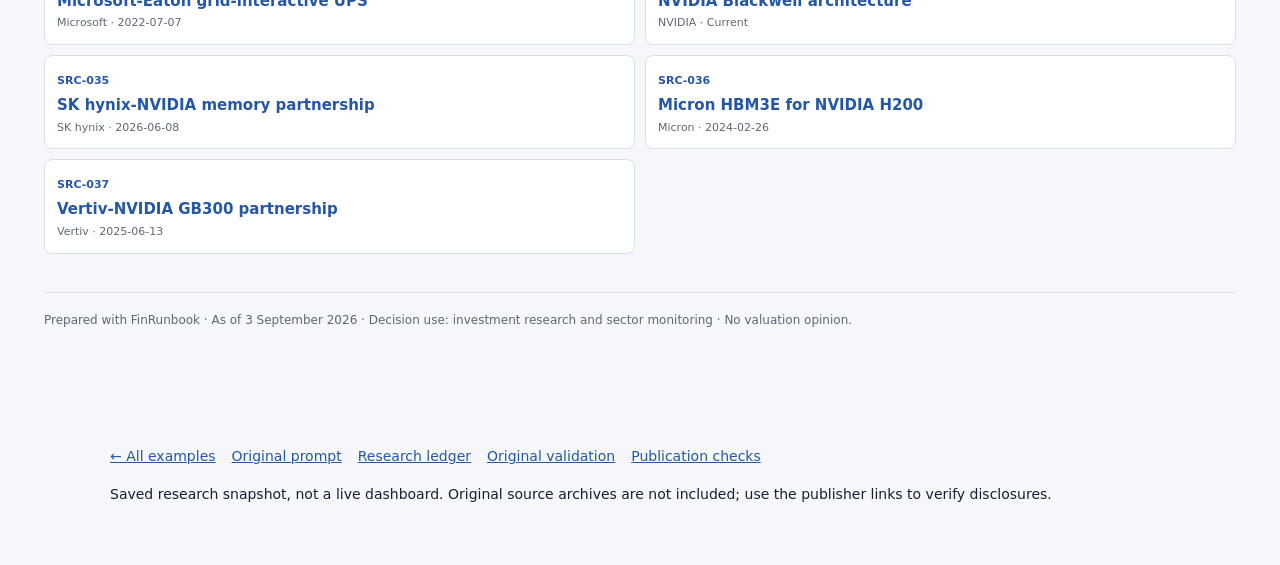
<file: examples/ai-infrastructure-capex-supply-chain/report/index.html>
<!doctype html>
<html lang="en">
<head>
  <meta charset="utf-8">
  <meta name="viewport" content="width=device-width, initial-scale=1">
  <title>AI infrastructure capex and the supplier transmission chain</title>
  <style>
    :root{--ink:#142033;--muted:#5d6877;--line:#d7dee8;--paper:#f5f7fa;--panel:#fff;--blue:#2557a7;--blue2:#dce8fb;--teal:#087f7b;--amber:#a76200;--red:#a33a3a;--shadow:0 8px 24px rgba(20,32,51,.08)}
    *{box-sizing:border-box}html{scroll-behavior:smooth}body{margin:0;background:var(--paper);color:var(--ink);font:15px/1.52 Inter,ui-sans-serif,system-ui,-apple-system,BlinkMacSystemFont,"Segoe UI",sans-serif}a{color:var(--blue)}button,select,input{font:inherit}.shell{max-width:1240px;margin:auto;padding:0 24px 72px}.top{padding:34px 0 24px;border-bottom:1px solid var(--line)}.kicker{color:var(--blue);font-size:12px;font-weight:750;letter-spacing:.1em;text-transform:uppercase}.title{max-width:900px;margin:8px 0 8px;font:700 clamp(30px,5vw,54px)/1.03 Georgia,serif;letter-spacing:-.025em}.sub{color:var(--muted);font-size:16px}.statusline{display:flex;gap:12px;flex-wrap:wrap;margin-top:18px}.pill{display:inline-flex;align-items:center;border:1px solid var(--line);border-radius:99px;padding:5px 10px;background:#fff;color:var(--muted);font-size:12px}.pill.actual:before{content:"";width:7px;height:7px;background:var(--teal);border-radius:50%;margin-right:7px}.pill.guide:before{content:"";width:7px;height:7px;background:var(--amber);border-radius:50%;margin-right:7px}.nav{position:sticky;top:0;z-index:5;display:flex;gap:8px;overflow:auto;padding:12px 0;background:rgba(245,247,250,.94);backdrop-filter:blur(10px);border-bottom:1px solid var(--line)}.nav a{white-space:nowrap;text-decoration:none;color:var(--muted);padding:6px 10px;border-radius:6px}.nav a:hover,.nav a:focus{background:#fff;color:var(--ink)}section{scroll-margin-top:72px;margin-top:36px}.section-head{display:flex;justify-content:space-between;gap:24px;align-items:flex-end;margin-bottom:16px}.section-head h2{margin:0;font:700 28px/1.1 Georgia,serif}.section-head p{margin:6px 0 0;color:var(--muted);max-width:780px}.grid{display:grid;gap:16px}.g4{grid-template-columns:repeat(4,minmax(0,1fr))}.g2{grid-template-columns:repeat(2,minmax(0,1fr))}.card{background:var(--panel);border:1px solid var(--line);border-radius:12px;padding:18px;box-shadow:var(--shadow)}.metric .label{color:var(--muted);font-size:12px}.metric .value{font-size:25px;font-weight:760;margin-top:4px}.metric .note{font-size:12px;color:var(--muted);margin-top:6px}.thesis{border-left:4px solid var(--blue);padding-left:18px;font-size:18px;max-width:1040px}.bullets{margin:14px 0 0;padding-left:20px}.bullets li{margin:7px 0}.warn{background:#fff8e8;border-color:#e5c98f}.controls{display:flex;gap:10px;flex-wrap:wrap}.controls label{font-size:12px;color:var(--muted)}select,input{border:1px solid var(--line);background:#fff;border-radius:7px;padding:8px 10px;color:var(--ink)}.chart{padding:20px}.bars{display:grid;gap:15px}.barrow{display:grid;grid-template-columns:100px 1fr 72px;align-items:center;gap:12px}.bartrack{height:18px;background:#edf1f6;border-radius:5px;overflow:hidden}.bar{height:100%;background:linear-gradient(90deg,var(--blue),#5c86c8);border-radius:5px;min-width:2px}.barrow .n{text-align:right;font-variant-numeric:tabular-nums}.tiny{font-size:12px;color:var(--muted)}.latest-grid{margin-top:16px}.latest-card{border-top:3px solid var(--teal)}.latest-card.guide{border-top-color:var(--amber)}.latest-card .big{font-size:23px;font-weight:750}.latest-card h3{margin:0 0 8px;font-size:15px}.latest-card p{margin:4px 0;color:var(--muted);font-size:12px}.evidence{border:0;background:var(--blue2);color:var(--blue);border-radius:99px;padding:4px 8px;font-size:11px;cursor:pointer}.evidence:hover,.evidence:focus{outline:2px solid var(--blue)}.legend{display:flex;gap:16px;flex-wrap:wrap;color:var(--muted);font-size:12px}.dot{display:inline-block;width:9px;height:9px;border-radius:50%;margin-right:6px}.buyer{background:var(--blue)}.platform{background:var(--teal)}.upstream{background:#7958a6}.facility{background:var(--amber)}.mapcols{display:grid;grid-template-columns:repeat(3,1fr);gap:14px;margin-top:14px}.layer{border:1px solid var(--line);border-radius:10px;padding:14px;background:#fff}.layer h3{font-size:13px;margin:0 0 10px;color:var(--muted)}.edge{display:flex;justify-content:space-between;gap:12px;border-top:1px solid #edf0f4;padding:10px 0}.edge:first-of-type{border-top:0}.edge strong{display:block}.edge .meta{color:var(--muted);font-size:11px}.strength{color:var(--teal);font-size:11px;white-space:nowrap}.table-wrap{overflow:auto;border:1px solid var(--line);border-radius:10px;background:#fff}table{width:100%;border-collapse:collapse;min-width:880px}th,td{padding:11px 12px;border-bottom:1px solid #e8ecf1;text-align:left;vertical-align:top}th{position:sticky;top:0;background:#f8fafc;color:var(--muted);font-size:11px;text-transform:uppercase;letter-spacing:.04em;cursor:pointer}td.num{text-align:right;font-variant-numeric:tabular-nums}tr:hover td{background:#fbfdff}.tag{display:inline-block;background:#eef2f7;border-radius:4px;padding:2px 6px;font-size:11px;margin:1px}.margin-up{color:var(--teal);font-weight:700}.margin-down{color:var(--red);font-weight:700}.flow{display:grid;grid-template-columns:repeat(4,1fr);gap:12px}.flow .card{position:relative;border-top:3px solid var(--blue)}.flow .card:nth-child(2){border-top-color:var(--teal)}.flow .card:nth-child(3){border-top-color:#7958a6}.flow .card:nth-child(4){border-top-color:var(--amber)}.flow h3{margin:0 0 8px;font-size:15px}.flow p{margin:0;color:var(--muted);font-size:13px}.source-tools{display:flex;gap:10px;align-items:center}.source-list{display:grid;grid-template-columns:repeat(2,minmax(0,1fr));gap:10px}.source{background:#fff;border:1px solid var(--line);border-radius:8px;padding:12px}.source .id{font-weight:750;color:var(--blue);font-size:11px}.source a{display:block;margin:3px 0;text-decoration:none;font-weight:650}.source .meta{font-size:11px;color:var(--muted)}dialog{width:min(680px,calc(100% - 32px));border:1px solid var(--line);border-radius:12px;box-shadow:0 22px 70px rgba(0,0,0,.25);padding:0}dialog::backdrop{background:rgba(10,20,35,.45)}.dialog-head{display:flex;justify-content:space-between;align-items:center;padding:16px 18px;border-bottom:1px solid var(--line)}.dialog-body{padding:18px}.close{border:0;background:#eef2f7;border-radius:6px;padding:6px 10px}.foot{margin-top:38px;padding-top:18px;border-top:1px solid var(--line);color:var(--muted);font-size:12px}.hidden{display:none!important}@media(max-width:880px){.g4,.g2,.flow,.mapcols,.source-list{grid-template-columns:1fr 1fr}.barrow{grid-template-columns:82px 1fr 64px}}@media(max-width:600px){.shell{padding:0 14px 48px}.g4,.g2,.flow,.mapcols,.source-list{grid-template-columns:1fr}.section-head{display:block}.title{font-size:36px}.barrow{grid-template-columns:72px 1fr 60px}}
    @media(prefers-reduced-motion:reduce){html{scroll-behavior:auto}*{transition:none!important}}@media print{body{background:#fff}.shell{max-width:none;padding:0}.nav,.controls,.source-tools,.evidence{display:none}.card{box-shadow:none;break-inside:avoid}section{break-inside:avoid}.source-list{grid-template-columns:1fr 1fr}}
  </style>
</head>
<body>
<main id="finrunbook-report" class="shell">
  <header class="top">
    <div class="kicker">FinRunbook research report</div>
    <h1 class="title">AI infrastructure capex and the supplier transmission chain</h1>
    <div class="sub">Microsoft, Alphabet, Amazon and Meta · 2023 through 3 September 2026</div>
    <div class="statusline"><span class="pill actual">Reported actual</span><span class="pill guide">Company guidance</span><span class="pill">Eight suppliers · six layers</span><span class="pill">Currencies not converted</span></div>
  </header>

  <nav class="nav" aria-label="Report sections"><a href="#view">Analyst view</a><a href="#capex">Capex</a><a href="#map">Relationship map</a><a href="#suppliers">Supplier trends</a><a href="#latest">Latest momentum</a><a href="#flow">Value flow</a><a href="#method">Methodology</a><a href="#sources">Sources</a></nav>

  <section id="view">
    <div class="section-head"><div><h2>Analyst view</h2><p>The buildout is widening, but disclosure quality is uneven across the stack.</p></div></div>
    <div class="card thesis">The spend cycle broadened from accelerators into memory, networking and physical infrastructure. The clearest disclosed customer exposure remains concentrated in NVIDIA, Arista and selected custom-silicon programs. Upstream foundry, HBM and cooling vendors show strong operating leverage, but their revenue overlaps and is not a market-size total.</div>
    <div class="grid g4" style="margin-top:16px">
      <div class="card metric"><div class="label">Largest 2025 cash-capex base</div><div class="value">Amazon $128.3bn</div><div class="note">Net PPE purchases <button class="evidence" data-fact="FACT-003">FACT-003</button></div></div>
      <div class="card metric"><div class="label">Fastest 2023–25 growth</div><div class="value">Alphabet +183.5%</div><div class="note">Calculated from reported cash capex <button class="evidence" data-fact="CALC-002">CALC-002</button></div></div>
      <div class="card metric"><div class="label">Best named exposure</div><div class="value">Arista: 35%</div><div class="note">Microsoft + Meta share of 2024 revenue <button class="evidence" data-fact="FACT-018 / FACT-019">trail</button></div></div>
      <div class="card metric"><div class="label">Largest disclosed backlog</div><div class="value">Vertiv $15.0bn</div><div class="note">2025 year-end <button class="evidence" data-fact="FACT-012">FACT-012</button></div></div>
    </div>
    <div class="grid g2" style="margin-top:16px"><div class="card"><strong>Evidence supporting the view</strong><ul class="bullets"><li>All four buyers publicly committed to NVIDIA Blackwell adoption or deployment.</li><li>Arista directly quantifies Microsoft and Meta as major end customers.</li><li>TSMC HPC, memory margins, and power/cooling backlog all accelerated.</li></ul></div><div class="card"><strong>Conditions that would weaken the view</strong><ul class="bullets"><li>Capex is broader than AI and may not map one-for-one to supplier revenue.</li><li>Custom accelerators can shift value between GPU and ASIC suppliers.</li><li>Backlog cancellations, delivery bottlenecks or mix can weaken conversion and margins.</li></ul></div></div>
  </section>

  <section id="capex">
    <div class="section-head"><div><h2>Capex trace</h2><p>Cash additions or purchases of property and equipment. Fiscal calendars and issuer definitions are preserved.</p></div><div class="controls"><label>Company<br><select id="capexCompany"><option>All</option><option>Microsoft</option><option>Alphabet</option><option>Amazon</option><option>Meta</option></select></label><label>Period<br><select id="capexPeriod"><option>2025</option><option>2024</option><option>2023</option></select></label></div></div>
    <div class="card chart"><div id="capexBars" class="bars"></div><p class="tiny" style="margin:16px 0 0">Maximum scale is $130bn. Microsoft fiscal years end June; others are calendar years. Meta includes finance-lease principal. Amazon is net of proceeds and incentives.</p></div>
    <div class="grid g4 latest-grid">
      <div class="card latest-card" data-company="Microsoft"><h3>Microsoft · FY2026 actual</h3><div class="big">$115.9bn</div><p>Full fiscal year; +79.6% year over year.</p><button class="evidence" data-fact="FACT-001 · SRC-002">evidence</button></div>
      <div class="card latest-card" data-company="Alphabet"><h3>Alphabet · H1 2026 actual</h3><div class="big">$80.6bn</div><p>Six months; TTM through Q2 was $132.4bn.</p><button class="evidence" data-fact="FACT-002 · SRC-004">evidence</button></div>
      <div class="card latest-card" data-company="Amazon"><h3>Amazon · TTM Q2 2026</h3><div class="big">$169.0bn</div><p>Trailing-twelve-month net PPE purchases.</p><button class="evidence" data-fact="FACT-003 · SRC-007">evidence</button></div>
      <div class="card latest-card guide" data-company="Meta"><h3>Meta · H1 / FY2026</h3><div class="big">$50.9bn / $130–145bn</div><p>Six-month actual / full-year company guidance.</p><button class="evidence" data-fact="FACT-004 · SRC-011">evidence</button></div>
    </div>
  </section>

  <section id="map">
    <div class="section-head"><div><h2>Evidence-backed relationship map</h2><p>Only named relationships are shown. An upstream edge is not a claim that the upstream vendor bills every hyperscaler directly.</p></div><div class="controls"><label>Layer<br><select id="layerFilter"><option>All</option><option>GPU</option><option>custom silicon</option><option>networking</option><option>foundry</option><option>memory</option><option>power / cooling</option></select></label></div></div>
    <div class="legend"><span><i class="dot buyer"></i>Hyperscaler</span><span><i class="dot platform"></i>Platform supplier</span><span><i class="dot upstream"></i>Upstream component</span><span><i class="dot facility"></i>Facility infrastructure</span></div>
    <div class="mapcols">
      <div class="layer"><h3>BUYER → PLATFORM / DIRECT SUPPLIER</h3>
        <div class="edge" data-layer="GPU"><div><strong>Microsoft → NVIDIA</strong><span class="meta">Blackwell adoption · GPU</span></div><button class="evidence" data-fact="FACT-014 · EVD-029 · SRC-029">proof</button></div>
        <div class="edge" data-layer="GPU"><div><strong>Alphabet → NVIDIA</strong><span class="meta">Longstanding partnership · GPU</span></div><button class="evidence" data-fact="FACT-015 · EVD-029 · SRC-029">proof</button></div>
        <div class="edge" data-layer="GPU"><div><strong>Amazon → NVIDIA</strong><span class="meta">AWS co-development and adoption · GPU</span></div><button class="evidence" data-fact="FACT-016 · EVD-029 · SRC-029">proof</button></div>
        <div class="edge" data-layer="GPU"><div><strong>Meta → NVIDIA</strong><span class="meta">Blackwell adoption · GPU</span></div><button class="evidence" data-fact="FACT-017 · EVD-029 · SRC-029">proof</button></div>
        <div class="edge" data-layer="networking"><div><strong>Microsoft → Arista</strong><span class="meta">20% of Arista 2024 revenue</span></div><button class="evidence" data-fact="FACT-018 · EVD-030 · SRC-030">proof</button></div>
        <div class="edge" data-layer="networking"><div><strong>Meta → Arista</strong><span class="meta">15% of Arista 2024 revenue</span></div><button class="evidence" data-fact="FACT-019 · EVD-030 · SRC-030">proof</button></div>
      </div>
      <div class="layer"><h3>BUYER → CUSTOM SILICON / POWER</h3>
        <div class="edge" data-layer="custom silicon"><div><strong>Alphabet → Broadcom</strong><span class="meta">TPU manufacturing, regulator documented</span></div><button class="evidence" data-fact="FACT-020 · EVD-031 · SRC-031">proof</button></div>
        <div class="edge" data-layer="custom silicon"><div><strong>Meta → Broadcom</strong><span class="meta">MTIA, packaging and networking; &gt;1GW first phase</span></div><button class="evidence" data-fact="FACT-021 · EVD-032 · SRC-032">proof</button></div>
        <div class="edge" data-layer="power / cooling"><div><strong>Microsoft → Eaton</strong><span class="meta">Grid-interactive datacenter UPS</span></div><button class="evidence" data-fact="FACT-022 · EVD-033 · SRC-033">proof</button></div>
      </div>
      <div class="layer"><h3>PLATFORM → UPSTREAM ENABLER</h3>
        <div class="edge" data-layer="foundry"><div><strong>NVIDIA → TSMC</strong><span class="meta">Blackwell custom 4NP process</span></div><button class="evidence" data-fact="FACT-023 · EVD-034 · SRC-034">proof</button></div>
        <div class="edge" data-layer="memory"><div><strong>NVIDIA → SK hynix</strong><span class="meta">Multi-year advanced-memory partnership</span></div><button class="evidence" data-fact="FACT-024 · EVD-035 · SRC-035">proof</button></div>
        <div class="edge" data-layer="memory"><div><strong>NVIDIA → Micron</strong><span class="meta">HBM3E in NVIDIA H200</span></div><button class="evidence" data-fact="FACT-025 · EVD-036 · SRC-036">proof</button></div>
        <div class="edge" data-layer="power / cooling"><div><strong>NVIDIA → Vertiv</strong><span class="meta">GB300 power, cooling and control framework</span></div><button class="evidence" data-fact="FACT-026 · EVD-037 · SRC-037">proof</button></div>
      </div>
    </div>
  </section>

  <section id="suppliers">
    <div class="section-head"><div><h2>Supplier revenue and profitability</h2><p>Sort any column. Figures preserve issuer currency; trends should be read within company, not summed across companies.</p></div></div>
    <div class="table-wrap"><table id="supplierTable"><thead><tr><th data-key="name">Supplier</th><th data-key="layer">Layer</th><th data-key="rev23">2023 / FY24 revenue</th><th data-key="rev25">2025 / FY26 revenue</th><th data-key="m23">Start op margin</th><th data-key="m25">End op margin</th><th>Relevant KPI</th><th>Trail</th></tr></thead><tbody>
      <tr data-layer="GPU networking" data-name="NVIDIA" data-rev23="60.922" data-rev25="215.938" data-m23="54.1" data-m25="60.4"><td><strong>NVIDIA</strong><div class="tiny">USD bn · FY2024–FY2026</div></td><td><span class="tag">GPU</span><span class="tag">networking</span></td><td class="num">$60.9</td><td class="num">$215.9</td><td class="num">54.1%</td><td class="num margin-up">60.4%</td><td>FY2026 Data Center $193.7bn</td><td><button class="evidence" data-fact="FACT-005 · SRC-012">trail</button></td></tr>
      <tr data-layer="foundry semiconductor manufacturing" data-name="TSMC" data-rev23="2.161736" data-rev25="3.809054" data-m23="42.6" data-m25="50.8"><td><strong>TSMC</strong><div class="tiny">TWD tn · 2023–2025</div></td><td><span class="tag">foundry</span></td><td class="num">NT$2.162</td><td class="num">NT$3.809</td><td class="num">42.6%</td><td class="num margin-up">50.8%</td><td>2025 HPC NT$2.193tn (+48%)</td><td><button class="evidence" data-fact="FACT-006 · SRC-014">trail</button></td></tr>
      <tr data-layer="memory" data-name="SK hynix" data-rev23="32.7657" data-rev25="97.1467" data-m23="-24" data-m25="49"><td><strong>SK hynix</strong><div class="tiny">KRW tn · 2023–2025</div></td><td><span class="tag">memory</span></td><td class="num">₩32.8</td><td class="num">₩97.1</td><td class="num margin-down">−24.0%</td><td class="num margin-up">49.0%</td><td>2025 HBM revenue more than doubled</td><td><button class="evidence" data-fact="FACT-007 · SRC-016/017">trail</button></td></tr>
      <tr data-layer="memory" data-name="Micron" data-rev23="15.540" data-rev25="37.378" data-m23="-37" data-m25="26.1"><td><strong>Micron</strong><div class="tiny">USD bn · FY2023–FY2025</div></td><td><span class="tag">memory</span></td><td class="num">$15.5</td><td class="num">$37.4</td><td class="num margin-down">−37.0%</td><td class="num margin-up">26.1%</td><td>Q3 FY26 cloud + core DC $25.3bn</td><td><button class="evidence" data-fact="FACT-008 · SRC-019/020">trail</button></td></tr>
      <tr data-layer="custom silicon networking" data-name="Broadcom" data-rev23="35.819" data-rev25="63.887" data-m23="45.2" data-m25="39.9"><td><strong>Broadcom</strong><div class="tiny">USD bn · FY2023–FY2025</div></td><td><span class="tag">custom silicon</span><span class="tag">networking</span></td><td class="num">$35.8</td><td class="num">$63.9</td><td class="num">45.2%</td><td class="num">39.9%</td><td>Q3 FY26 AI semis $16.7bn (+221%)</td><td><button class="evidence" data-fact="FACT-009 · SRC-021/022">trail</button></td></tr>
      <tr data-layer="networking" data-name="Arista Networks" data-rev23="5.8602" data-rev25="9.0057" data-m23="38.5" data-m25="42.8"><td><strong>Arista Networks</strong><div class="tiny">USD bn · 2023–2025</div></td><td><span class="tag">networking</span></td><td class="num">$5.9</td><td class="num">$9.0</td><td class="num">38.5%</td><td class="num margin-up">42.8%</td><td>Microsoft + Meta = 35% of 2024 revenue</td><td><button class="evidence" data-fact="FACT-010 · SRC-023/030">trail</button></td></tr>
      <tr data-layer="power cooling" data-name="Eaton" data-rev23="10.098" data-rev25="13.276" data-m23="26.5" data-m25="29.9"><td><strong>Eaton</strong><div class="tiny">USD bn · Electrical Americas</div></td><td><span class="tag">power</span><span class="tag">UPS</span></td><td class="num">$10.1</td><td class="num">$13.3</td><td class="num">26.5%</td><td class="num margin-up">29.9%</td><td>2025 backlog $13.2bn; Q2 orders +41%</td><td><button class="evidence" data-fact="FACT-011 · SRC-025/026">trail</button></td></tr>
      <tr data-layer="power cooling" data-name="Vertiv" data-rev23="6.8632" data-rev25="10.2299" data-m23="12.7" data-m25="17.9"><td><strong>Vertiv</strong><div class="tiny">USD bn · 2023–2025</div></td><td><span class="tag">power</span><span class="tag">cooling</span></td><td class="num">$6.9</td><td class="num">$10.2</td><td class="num">12.7%</td><td class="num margin-up">17.9%</td><td>2025 backlog $15.0bn (+109%)</td><td><button class="evidence" data-fact="FACT-012 · SRC-027/028">trail</button></td></tr>
    </tbody></table></div>
    <p class="tiny">Broadcom's FY2024 GAAP margin reflects acquisition-related costs after VMware. Eaton's annual panel is a segment view and is not directly comparable to consolidated margins. NVIDIA's series begins FY2024 because that fiscal year ended in January 2024 and provides the three latest complete annual periods.</p>
  </section>

  <section id="latest">
    <div class="section-head"><div><h2>Latest momentum</h2><p>Most recent reported quarter by the as-of date. These are not synchronized periods and should not be treated as a ranking.</p></div></div>
    <div class="table-wrap"><table><thead><tr><th>Supplier</th><th>Period</th><th>Revenue</th><th>YoY growth</th><th>Profitability</th><th>Order / AI indicator</th><th>Source</th></tr></thead><tbody>
      <tr><td>NVIDIA</td><td>Q2 FY2027</td><td>$96.2bn</td><td>+106%</td><td>75.0% GAAP gross margin</td><td>Data Center $89.0bn (+117%)</td><td><button class="evidence" data-fact="SRC-013">SRC-013</button></td></tr>
      <tr><td>TSMC</td><td>Q2 2026</td><td>US$40.2bn</td><td>+33.7% USD</td><td>60.3% operating margin</td><td>2nm = 3% of wafer revenue</td><td><button class="evidence" data-fact="SRC-015">SRC-015</button></td></tr>
      <tr><td>SK hynix</td><td>Q2 2026 prelim.</td><td>₩79.3tn</td><td>+257%</td><td>76% operating margin</td><td>HBM4 mass shipments began</td><td><button class="evidence" data-fact="SRC-018">SRC-018</button></td></tr>
      <tr><td>Micron</td><td>Q3 FY2026</td><td>$41.5bn</td><td>+346%</td><td>80.4% GAAP operating margin</td><td>Cloud + core DC $25.3bn</td><td><button class="evidence" data-fact="SRC-020">SRC-020</button></td></tr>
      <tr><td>Broadcom</td><td>Q3 FY2026</td><td>$29.6bn</td><td>+86%</td><td>53.9% GAAP operating margin</td><td>AI semis $16.7bn; Q4 guide $21.7bn</td><td><button class="evidence" data-fact="SRC-022">SRC-022</button></td></tr>
      <tr><td>Arista</td><td>Q2 2026</td><td>$3.0bn</td><td>+37.7%</td><td>45.4% GAAP operating margin</td><td>No backlog disclosed</td><td><button class="evidence" data-fact="SRC-024">SRC-024</button></td></tr>
      <tr><td>Eaton</td><td>Q2 2026</td><td>$8.5bn company</td><td>+21%</td><td>23.1% segment margin</td><td>Electrical Americas orders +41%; Electrical backlog +43%</td><td><button class="evidence" data-fact="SRC-026">SRC-026</button></td></tr>
      <tr><td>Vertiv</td><td>Q2 2026</td><td>$3.3bn</td><td>+24%</td><td>19.5% GAAP; 22.6% adjusted op margin</td><td>2025 year-end backlog $15.0bn</td><td><button class="evidence" data-fact="SRC-028">SRC-028</button></td></tr>
    </tbody></table></div>
  </section>

  <section id="flow">
    <div class="section-head"><div><h2>Value flow: four lenses, no false total</h2><p>The same physical deployment appears at several layers and on different recognition dates.</p></div></div>
    <div class="flow"><div class="card"><h3>1 · Buyer capex</h3><p>Buildings, servers, networking and other equipment acquired by hyperscalers.</p></div><div class="card"><h3>2 · Platform revenue</h3><p>Accelerators, systems, custom silicon and networking sold into deployments.</p></div><div class="card"><h3>3 · Upstream revenue</h3><p>Foundry and HBM embedded inside the platform products above.</p></div><div class="card"><h3>4 · Facility revenue</h3><p>Power, UPS and cooling supporting the same datacenter load.</p></div></div>
    <div class="card warn" style="margin-top:14px"><strong>Non-additivity rule</strong><p style="margin:5px 0 0">Do not sum the eight suppliers' revenue or AI-related KPIs and label the result end-market size. The measures overlap across layers, mix currencies and use different fiscal periods. <button class="evidence" data-fact="FACT-027">FACT-027</button></p></div>
  </section>

  <section id="method">
    <div class="section-head"><div><h2>Methodology and limitations</h2></div></div>
    <div class="grid g2"><div class="card"><strong>Definitions</strong><ul class="bullets"><li>Capex: cash PPE additions or purchases; Meta adds finance-lease principal and Amazon is net of proceeds/incentives.</li><li>Supplier financials: reported GAAP or local GAAP; Eaton uses Electrical Americas for relevance.</li><li>Relationship: both parties must be named by an issuer, filing or regulator.</li></ul></div><div class="card"><strong>Limitations</strong><ul class="bullets"><li>Hyperscaler capex includes non-AI infrastructure.</li><li>Named adoption does not disclose supplier revenue concentration.</li><li>Latest quarters differ; SK hynix Q2 2026 was preliminary.</li><li>Backlog and order definitions differ by supplier.</li></ul></div></div>
  </section>

  <section id="sources">
    <div class="section-head"><div><h2>Source drawer</h2><p>Primary filings and company materials dominate. Search by issuer, topic or source ID.</p></div><div class="source-tools"><input id="sourceSearch" type="search" placeholder="Search sources" aria-label="Search sources"></div></div>
    <div id="sourceList" class="source-list"></div>
  </section>
  <footer class="foot">Prepared with FinRunbook · As of 3 September 2026 · Decision use: investment research and sector monitoring · No valuation opinion.</footer>
</main>

<dialog id="trail"><div class="dialog-head"><strong>Evidence trail</strong><button class="close" aria-label="Close">Close</button></div><div class="dialog-body"><p id="trailText"></p><p class="tiny">Use the source drawer and the matching IDs in report-data.json for the full locator and provenance record.</p></div></dialog>
<script>
const reportReady=Promise.all(['report-data.json','../research-record.json'].map(url=>fetch(url).then(r=>{if(!r.ok)throw Error(`HTTP ${r.status}: ${url}`);return r.json()}))).then(([data,record])=>{window.finrunbookReportData=data;window.finrunbookResearchRecord=record;return record});
reportReady.catch(error=>{window.finrunbookReportData=null;console.error(error)});
const capex=[
 {company:'Microsoft',period:'2023',value:28.107,display:'$28.1bn',fact:'FACT-001 · SRC-001'},{company:'Microsoft',period:'2024',value:44.477,display:'$44.5bn',fact:'FACT-001 · SRC-001'},{company:'Microsoft',period:'2025',value:64.551,display:'$64.6bn',fact:'FACT-001 · SRC-001'},
 {company:'Alphabet',period:'2023',value:32.251,display:'$32.3bn',fact:'FACT-002 · SRC-003'},{company:'Alphabet',period:'2024',value:52.535,display:'$52.5bn',fact:'FACT-002 · SRC-003'},{company:'Alphabet',period:'2025',value:91.447,display:'$91.4bn',fact:'FACT-002 · SRC-003'},
 {company:'Amazon',period:'2023',value:48.133,display:'$48.1bn',fact:'FACT-003 · SRC-005'},{company:'Amazon',period:'2024',value:77.658,display:'$77.7bn',fact:'FACT-003 · SRC-005'},{company:'Amazon',period:'2025',value:128.320,display:'$128.3bn',fact:'FACT-003 · SRC-006'},
 {company:'Meta',period:'2023',value:28.103,display:'$28.1bn',fact:'FACT-004 · SRC-008'},{company:'Meta',period:'2024',value:39.225,display:'$39.2bn',fact:'FACT-004 · SRC-009'},{company:'Meta',period:'2025',value:72.215,display:'$72.2bn',fact:'FACT-004 · SRC-010'}
];
const sources=[
 ['SRC-001','Microsoft 2025 Annual Report','Microsoft','2025-07-30','https://www.microsoft.com/investor/reports/ar25/'],['SRC-002','Microsoft FY2026 Form 10-K','SEC','2026-07-29','https://www.sec.gov/Archives/edgar/data/789019/000119312526323660/msft-20260630.htm'],['SRC-003','Alphabet 2025 Form 10-K','SEC','2026-02-05','https://www.sec.gov/Archives/edgar/data/1652044/000165204426000018/goog-20251231.htm'],['SRC-004','Alphabet Q2 2026 results','Alphabet','2026-07-23','https://www.sec.gov/Archives/edgar/data/1652044/000165204426000066/googexhibit991q22026.htm'],['SRC-005','Amazon 2024 Form 10-K','SEC','2025-02-07','https://www.sec.gov/Archives/edgar/data/1018724/000101872425000004/amzn-20241231.htm'],['SRC-006','Amazon 2025 Form 10-K','SEC','2026-02-06','https://www.sec.gov/Archives/edgar/data/1018724/000101872426000004/amzn-20251231.htm'],['SRC-007','Amazon Q2 2026 results','Amazon','2026-07-30','https://ir.aboutamazon.com/news-release/news-release-details/2026/Amazon-com-Announces-Second-Quarter-Results/default.aspx'],['SRC-008','Meta 2023 Form 10-K','SEC','2024-02-02','https://www.sec.gov/Archives/edgar/data/1326801/000132680124000012/meta-20231231.htm'],['SRC-009','Meta 2024 Form 10-K','SEC','2025-01-30','https://www.sec.gov/Archives/edgar/data/1326801/000132680125000043/meta-12312024x10kars.htm'],['SRC-010','Meta full-year 2025 results','Meta','2026-01-28','https://investor.atmeta.com/investor-news/press-release-details/2026/Meta-Reports-Fourth-Quarter-and-Full-Year-2025-Results/'],['SRC-011','Meta Q2 2026 results','Meta','2026-07-29','https://investor.atmeta.com/investor-news/press-release-details/2026/Meta-Reports-Second-Quarter-2026-Results/default.aspx'],['SRC-012','NVIDIA fiscal 2026 Form 10-K','SEC','2026-02-25','https://www.sec.gov/Archives/edgar/data/1045810/000104581026000021/nvda-20260125.htm'],['SRC-013','NVIDIA Q2 fiscal 2027 results','NVIDIA','2026-08-26','https://investor.nvidia.com/news/press-release-details/2026/NVIDIA-Announces-Financial-Results-for-Second-Quarter-Fiscal-2027/default.aspx'],['SRC-014','TSMC 2025 Form 20-F','TSMC','2026-04-16','https://investor.tsmc.com/sites/ir/sec-filings/2025_20F%20Report.pdf'],['SRC-015','TSMC Q2 2026 results','TSMC','2026-07-16','https://investor.tsmc.com/english/encrypt/files/encrypt_file/qr/phase4_reports/2026-07/887682617ea280c69ee0bbec7665804756464837/2Q26%20EarningsRelease_WoG.pdf'],['SRC-016','SK hynix 2024 results','SK hynix','2025-01-23','https://news.skhynix.com/en/sk-hynix-announces-4q24-financial-results/'],['SRC-017','SK hynix 2025 results','SK hynix','2026-01-28','https://news.skhynix.com/en/sk-hynix-announces-fy25-financial-results/'],['SRC-018','SK hynix Q2 2026 results','SK hynix','2026-07-29','https://news.skhynix.com/en/q2-2026-business-results/'],['SRC-019','Micron 2025 Form 10-K','SEC','2025-10-03','https://www.sec.gov/Archives/edgar/data/723125/000072312525000028/mu-20250828.htm'],['SRC-020','Micron Q3 fiscal 2026 results','Micron','2026-06-24','https://investors.micron.com/news/press-release/2026/Micron-Technology-Inc--Reports-Record-Results-for-the-Third-Quarter-of-Fiscal-2026/default.aspx'],['SRC-021','Broadcom 2025 Form 10-K','SEC','2025-12-18','https://www.sec.gov/Archives/edgar/data/1730168/000173016825000121/avgo-20251102.htm'],['SRC-022','Broadcom Q3 fiscal 2026 results','SEC','2026-09-03','https://www.sec.gov/Archives/edgar/data/1730168/000173016826000076/avgo-08022026x8kxex99.htm'],['SRC-023','Arista 2025 Form 10-K','SEC','2026-02-13','https://www.sec.gov/Archives/edgar/data/1596532/000159653226000013/anet-20251231.htm'],['SRC-024','Arista Q2 2026 results','Arista','2026-08-04','https://www.arista.com/company/news/press-release/24401-pr-20260804'],['SRC-025','Eaton 2025 Form 10-K','SEC','2026-02-26','https://www.sec.gov/Archives/edgar/data/1551182/000155118226000007/etn-20251231.htm'],['SRC-026','Eaton Q2 2026 results','Eaton','2026-07-31','https://www.eaton.com/de/en-gb/company/news-insights/news-releases/2026/eaton-reports-record-second-quarter-2026-results.html'],['SRC-027','Vertiv 2025 Form 10-K','SEC','2026-02-13','https://www.sec.gov/Archives/edgar/data/1674101/000167410126000008/vrt-20251231.htm'],['SRC-028','Vertiv Q2 2026 results','SEC','2026-07-29','https://www.sec.gov/Archives/edgar/data/1674101/000162828026050323/q22026exhibit991vrt07292026.htm'],['SRC-029','NVIDIA Blackwell platform arrives','NVIDIA','2024-03-18','https://nvidianews.nvidia.com/news/nvidia-blackwell-platform-arrives-to-power-a-new-era-of-computing'],['SRC-030','Arista 2024 Form 10-K','SEC','2025-02-18','https://www.sec.gov/Archives/edgar/data/1596532/000159653225000028/anet-20241231.htm'],['SRC-031','Opinion 24-A-05 on competition in generative AI','French Competition Authority','2024-06-28','https://www.autoritedelaconcurrence.fr/sites/default/files/commitments/2024-09/24a05_eng.pdf'],['SRC-032','Meta-Broadcom custom AI silicon partnership','Meta','2026-04-14','https://about.fb.com/news/2026/04/meta-partners-with-broadcom-to-co-develop-custom-ai-silicon/amp/'],['SRC-033','Microsoft-Eaton grid-interactive UPS','Microsoft','2022-07-07','https://news.microsoft.com/source/features/sustainability/ireland-wind-farm-datacenter-ups/'],['SRC-034','NVIDIA Blackwell architecture','NVIDIA','Current','https://www.nvidia.com/en-us/data-center/technologies/blackwell-architecture/'],['SRC-035','SK hynix-NVIDIA memory partnership','SK hynix','2026-06-08','https://news.skhynix.com/en/multi-year-tech-partnership-with-nvidia/'],['SRC-036','Micron HBM3E for NVIDIA H200','Micron','2024-02-26','https://investors.micron.com/news/press-release/2024/Micron-Commences-Volume-Production-of-Industry-Leading-HBM3E-Solution-to-Accelerate-the-Growth-of-AI-02-26-2024/default.aspx'],['SRC-037','Vertiv-NVIDIA GB300 partnership','Vertiv','2025-06-13','https://www.vertiv.com/pl-emea/about/news-and-events/articles/educational-articles/vertivs-partnership-with-nvidia-on-gb300-nvl72-for-ai-infrastructure-acceleration/']
];
function renderCapex(){const co=document.querySelector('#capexCompany').value,p=document.querySelector('#capexPeriod').value;const rows=capex.filter(x=>(co==='All'||x.company===co)&&x.period===p);document.querySelector('#capexBars').innerHTML=rows.map(x=>`<div class="barrow"><strong>${x.company}</strong><div class="bartrack" title="${x.company} ${x.period}: ${x.display}"><div class="bar" style="width:${x.value/130*100}%"></div></div><div class="n">${x.display}<br><button class="evidence" data-fact="${x.fact}">trail</button></div></div>`).join('');bindEvidence();document.querySelectorAll('.latest-card').forEach(el=>el.classList.toggle('hidden',co!=='All'&&el.dataset.company!==co))}
function renderSources(q=''){q=q.toLowerCase();document.querySelector('#sourceList').innerHTML=sources.filter(s=>s.join(' ').toLowerCase().includes(q)).map(s=>`<div class="source"><span class="id">${s[0]}</span><a href="${s[4]}" target="_blank" rel="noreferrer">${s[1]}</a><div class="meta">${s[2]} · ${s[3]}</div></div>`).join('')}
const escapeText=value=>String(value??'').replace(/[&<>"']/g,c=>({'&':'&amp;','<':'&lt;','>':'&gt;','"':'&quot;',"'":'&#39;'}[c]));
async function showEvidenceTrail(label){
 const box=document.querySelector('#trailText');box.textContent='Loading recorded evidence…';document.querySelector('#trail').showModal();
 try {
  const r=await reportReady, tokens=label.match(/(?:FACT|CALC|EVD|SRC)-\d+/g)||[];
  const selectedFacts=new Set(tokens.filter(id=>id.startsWith('FACT-'))), selectedEvidence=new Set(tokens.filter(id=>id.startsWith('EVD-'))), selectedSources=new Set(tokens.filter(id=>id.startsWith('SRC-')));
  const calculations=r.calculations.filter(c=>tokens.includes(c.id));
  calculations.forEach(c=>(c.input_fact_ids||[]).forEach(id=>selectedFacts.add(id)));
  const facts=r.facts.filter(f=>selectedFacts.has(f.id));
  facts.forEach(f=>{(f.evidence_ids||[]).forEach(id=>selectedEvidence.add(id));if(f.calculation_id&&!calculations.some(c=>c.id===f.calculation_id)){const c=r.calculations.find(c=>c.id===f.calculation_id);if(c)calculations.push(c)}});
  const evidence=r.evidence.filter(e=>selectedEvidence.has(e.id));evidence.forEach(e=>selectedSources.add(e.source_id));
  box.innerHTML=`<strong>${escapeText(label)}</strong>${facts.map(f=>`<div style="margin:16px 0"><b>${escapeText(f.id)} · ${escapeText(f.status)}</b><p>${escapeText(f.statement)}</p><p>${escapeText(f.period)} · ${escapeText(f.units)}</p>${f.value!==undefined?`<pre style="white-space:pre-wrap">${escapeText(JSON.stringify(f.value))}</pre>`:''}</div>`).join('')}${calculations.map(c=>`<div><b>${escapeText(c.id)} · Calculation</b><p>${escapeText(c.description)}</p><pre style="white-space:pre-wrap">${escapeText(c.expression||c.formula)}</pre><p>Input fact IDs: ${escapeText((c.input_fact_ids||[]).join(', '))}</p></div>`).join('')}${evidence.map(e=>`<div style="margin:16px 0"><b>${escapeText(e.id)} · ${escapeText(e.source_id)}</b><p>${escapeText(e.content)}</p><p class="tiny">${escapeText(e.locator)}</p></div>`).join('')}${r.sources.filter(s=>selectedSources.has(s.id)).map(s=>`<p><a href="${escapeText(s.url)}" target="_blank" rel="noopener noreferrer">${escapeText(s.id)} · ${escapeText(s.title)} ↗</a></p>`).join('')}`;
 } catch(error){box.textContent='Evidence could not be loaded. '+error.message;}
}
function bindEvidence(){document.querySelectorAll('.evidence').forEach(b=>{if(b.dataset.bound)return;b.dataset.bound='1';b.addEventListener('click',()=>showEvidenceTrail(b.dataset.fact))})}
document.querySelector('#capexCompany').addEventListener('change',renderCapex);document.querySelector('#capexPeriod').addEventListener('change',renderCapex);document.querySelector('#layerFilter').addEventListener('change',e=>{let v=e.target.value;document.querySelectorAll('.edge').forEach(x=>x.classList.toggle('hidden',v!=='All'&&x.dataset.layer!==v))});document.querySelector('#sourceSearch').addEventListener('input',e=>renderSources(e.target.value));document.querySelector('.close').addEventListener('click',()=>document.querySelector('#trail').close());
document.querySelectorAll('#supplierTable th[data-key]').forEach(th=>th.addEventListener('click',()=>{const key=th.dataset.key,body=document.querySelector('#supplierTable tbody');[...body.rows].sort((a,b)=>{const av=a.dataset[key]||'',bv=b.dataset[key]||'';return isNaN(av)?av.localeCompare(bv):Number(av)-Number(bv)}).forEach(r=>body.appendChild(r))}));
renderCapex();renderSources();bindEvidence();
</script>
<footer class="example-package" style="max-width:1100px;margin:24px auto;padding:20px;font:14px/1.7 system-ui,sans-serif;overflow-wrap:anywhere"><nav aria-label="Example package" style="display:flex;flex-wrap:wrap;gap:16px"><a href="../../index.html">← All examples</a><a href="../prompt.txt">Original prompt</a><a href="../research-record.json">Research ledger</a><a href="../validation.json">Original validation</a><a href="../publication-review.json">Publication checks</a></nav><p>Saved research snapshot, not a live dashboard. Original source archives are not included; use the publisher links to verify disclosures.</p></footer>
</body>
</html>
</file>
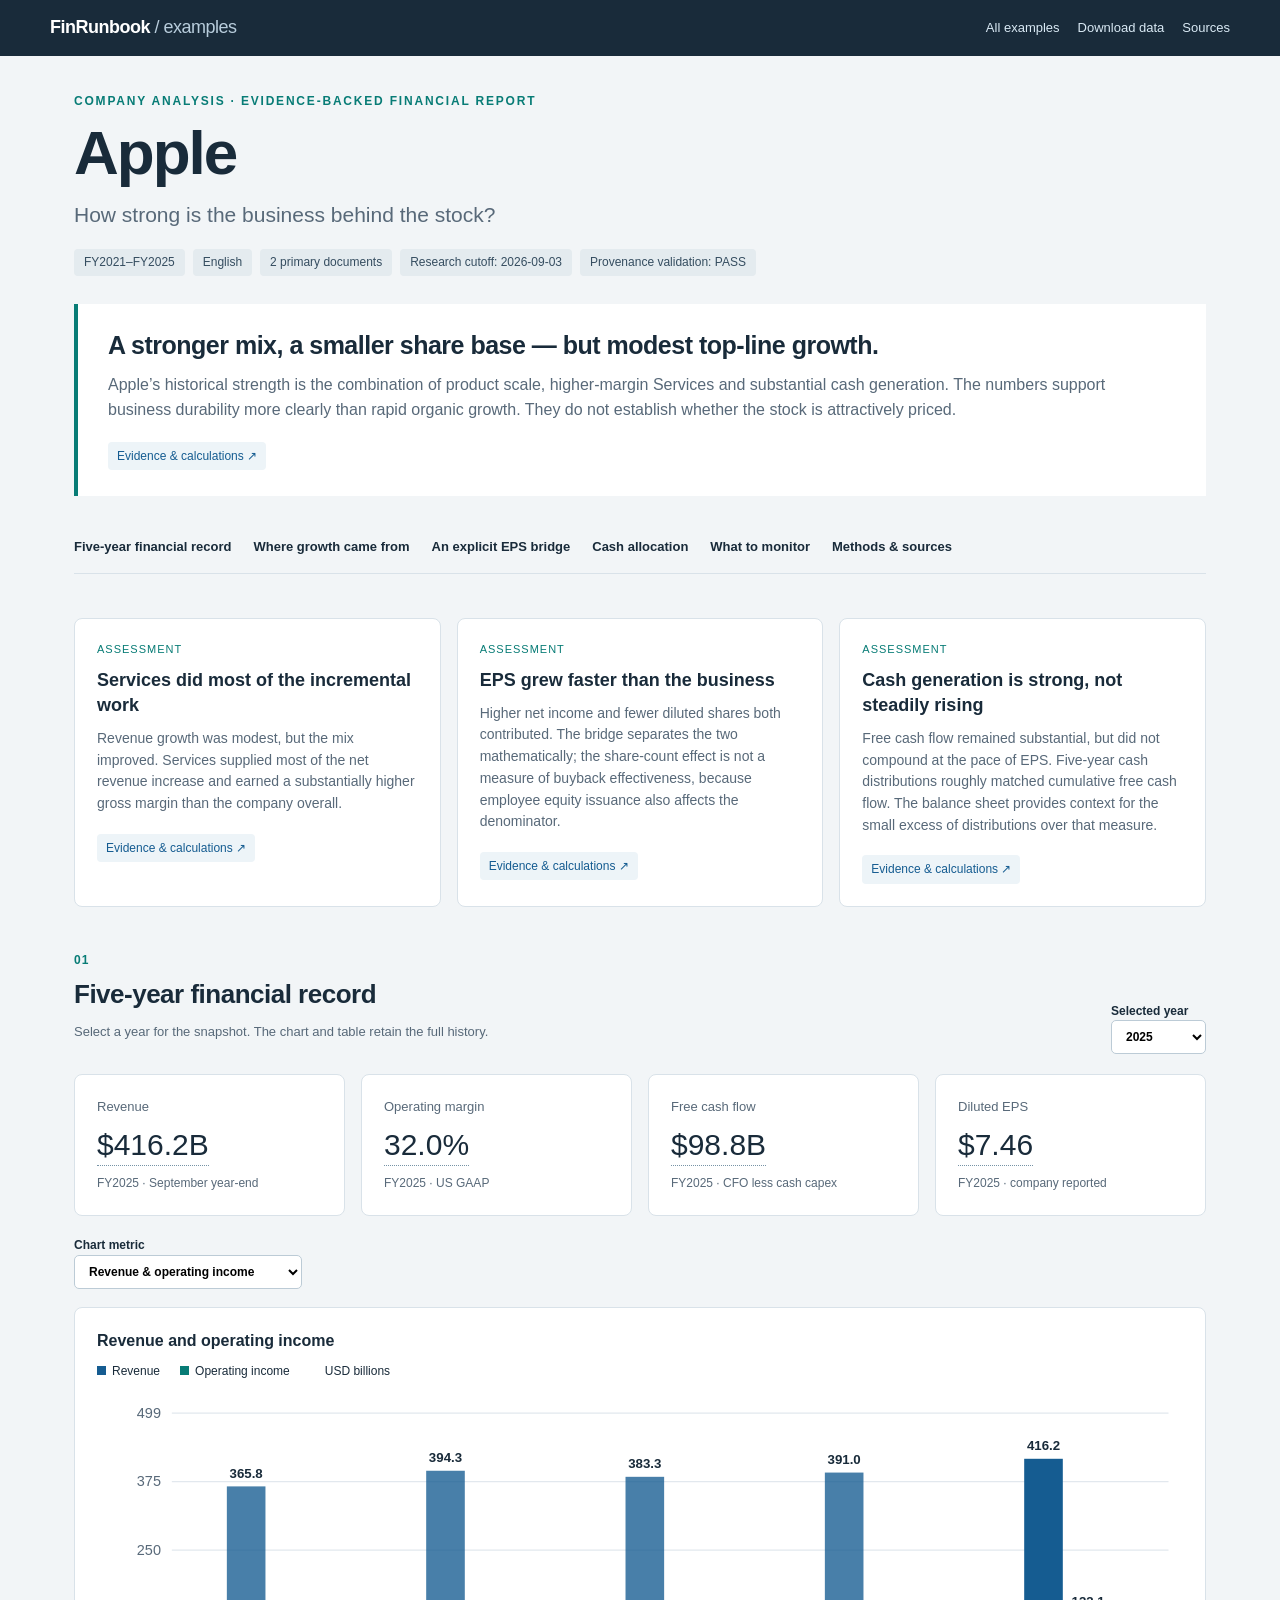
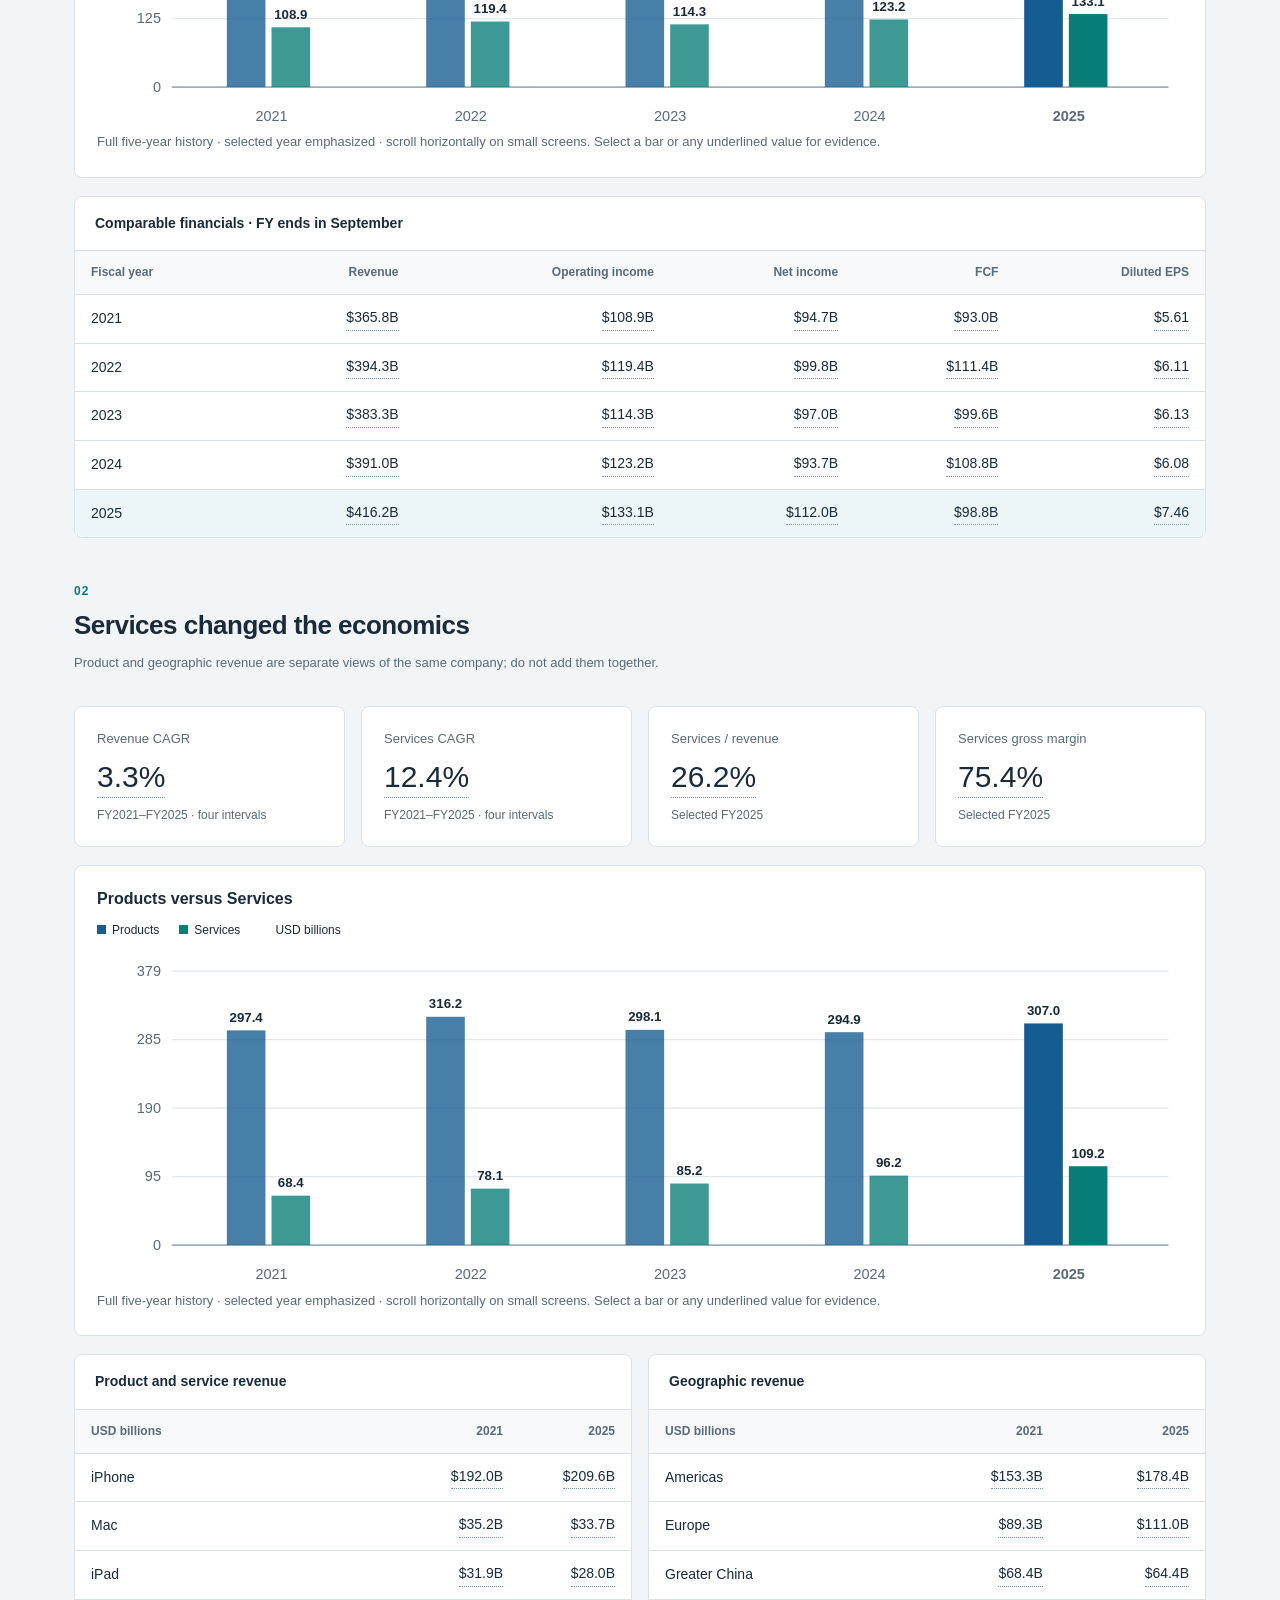
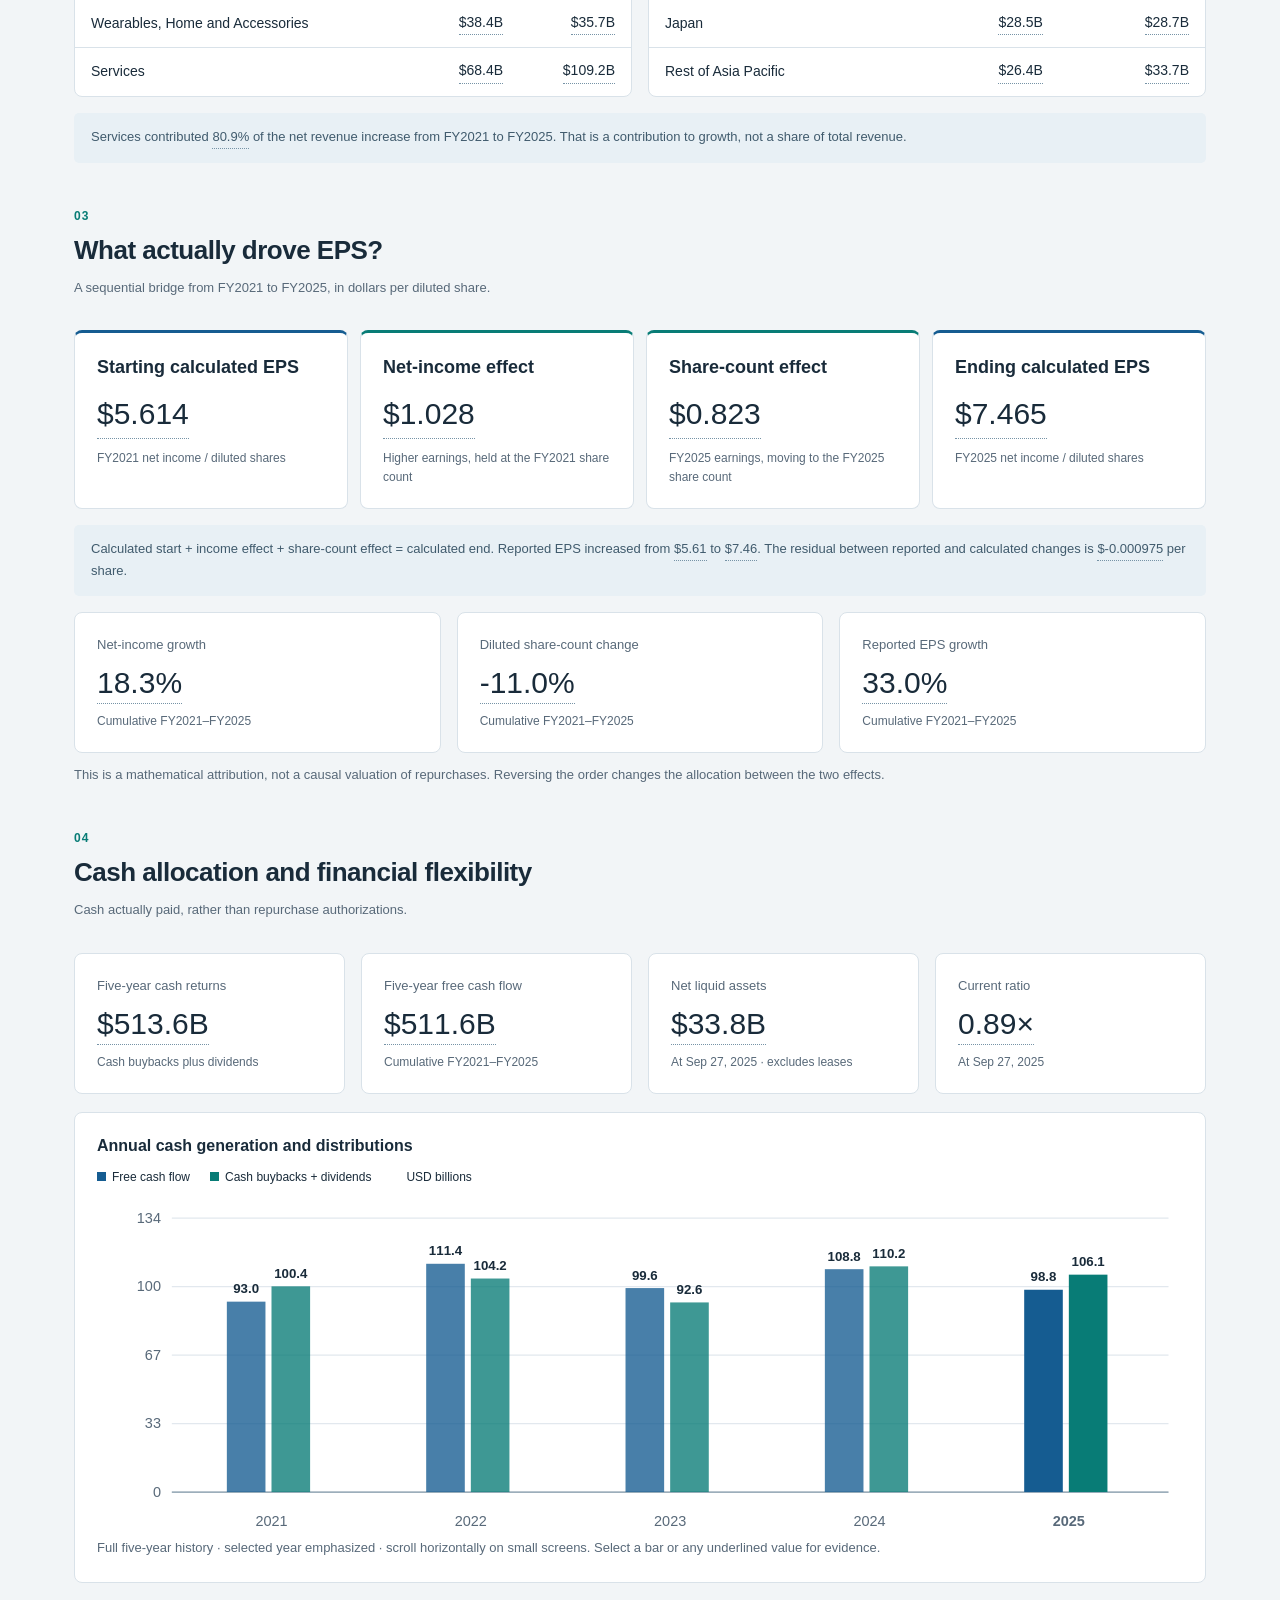
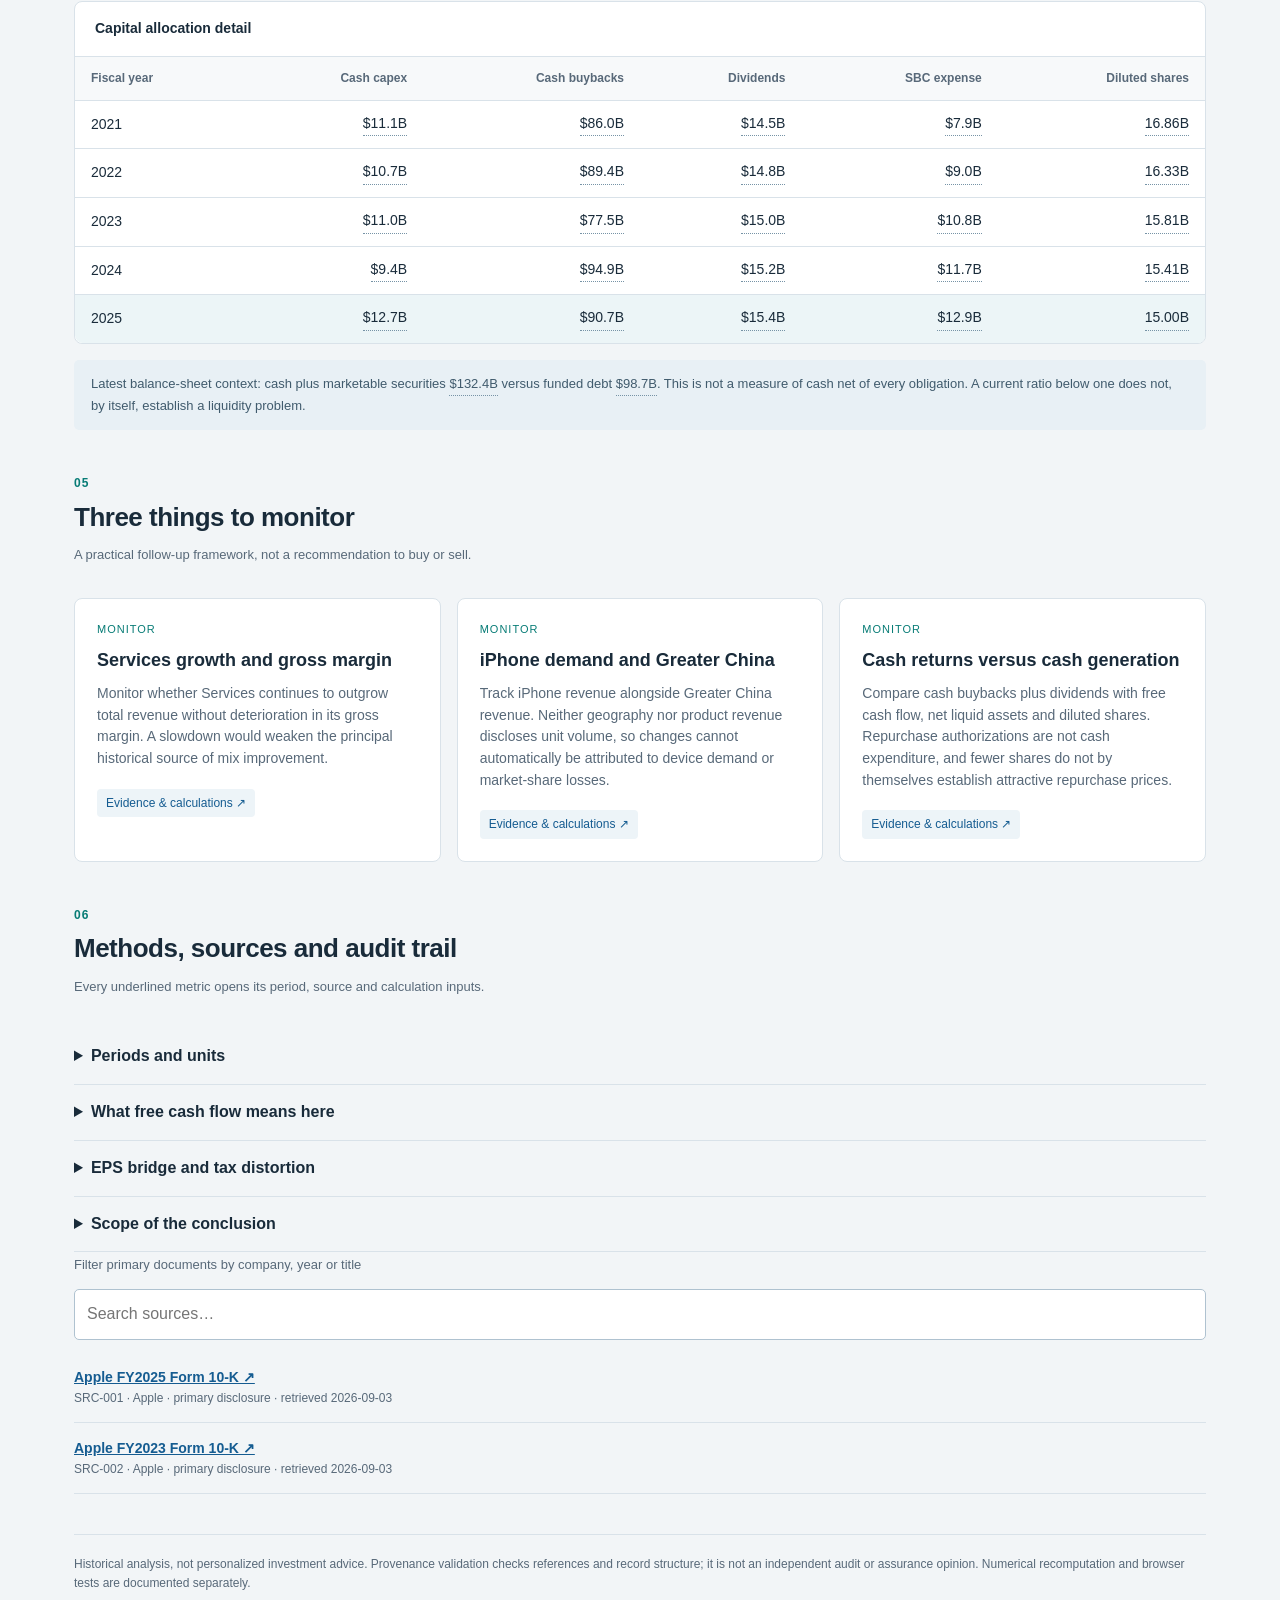
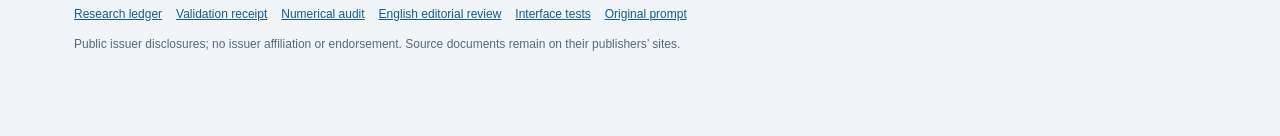
<file: examples/apple-business-quality/report/index.html>
<!doctype html>
<html lang="en"><head><meta charset="utf-8"><meta name="viewport" content="width=device-width, initial-scale=1"><!-- Presentation data: report-data.json -->
<title>FinRunbook | Financial example</title><link rel="stylesheet" href="style.css"></head>
<body><div id="finrunbook-report"><p class="loading">Loading the financial report…</p></div><dialog id="evidence-dialog" aria-labelledby="dialog-title"><header><h2 id="dialog-title">Evidence</h2><button id="close-dialog" aria-label="Close evidence">Close ×</button></header><div id="dialog-body"></div></dialog><script src="app.js"></script></body></html>
</file>
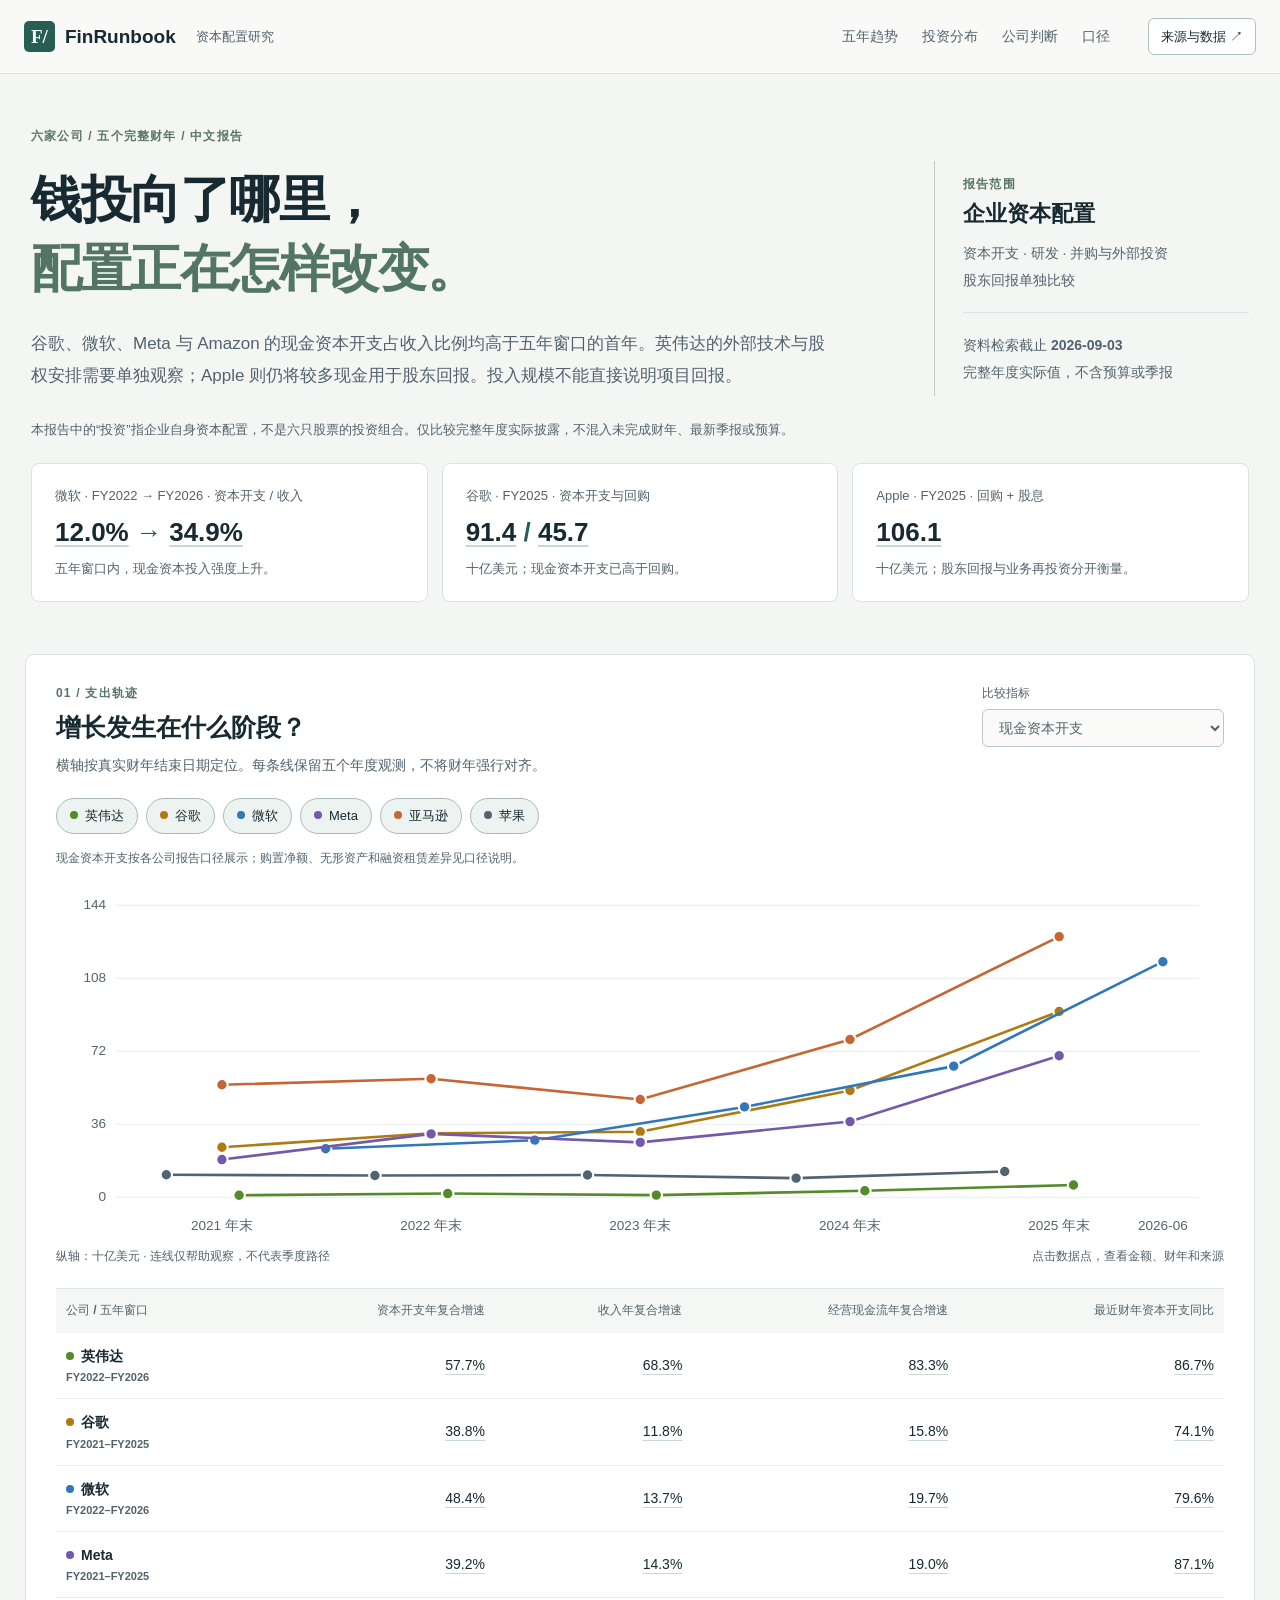
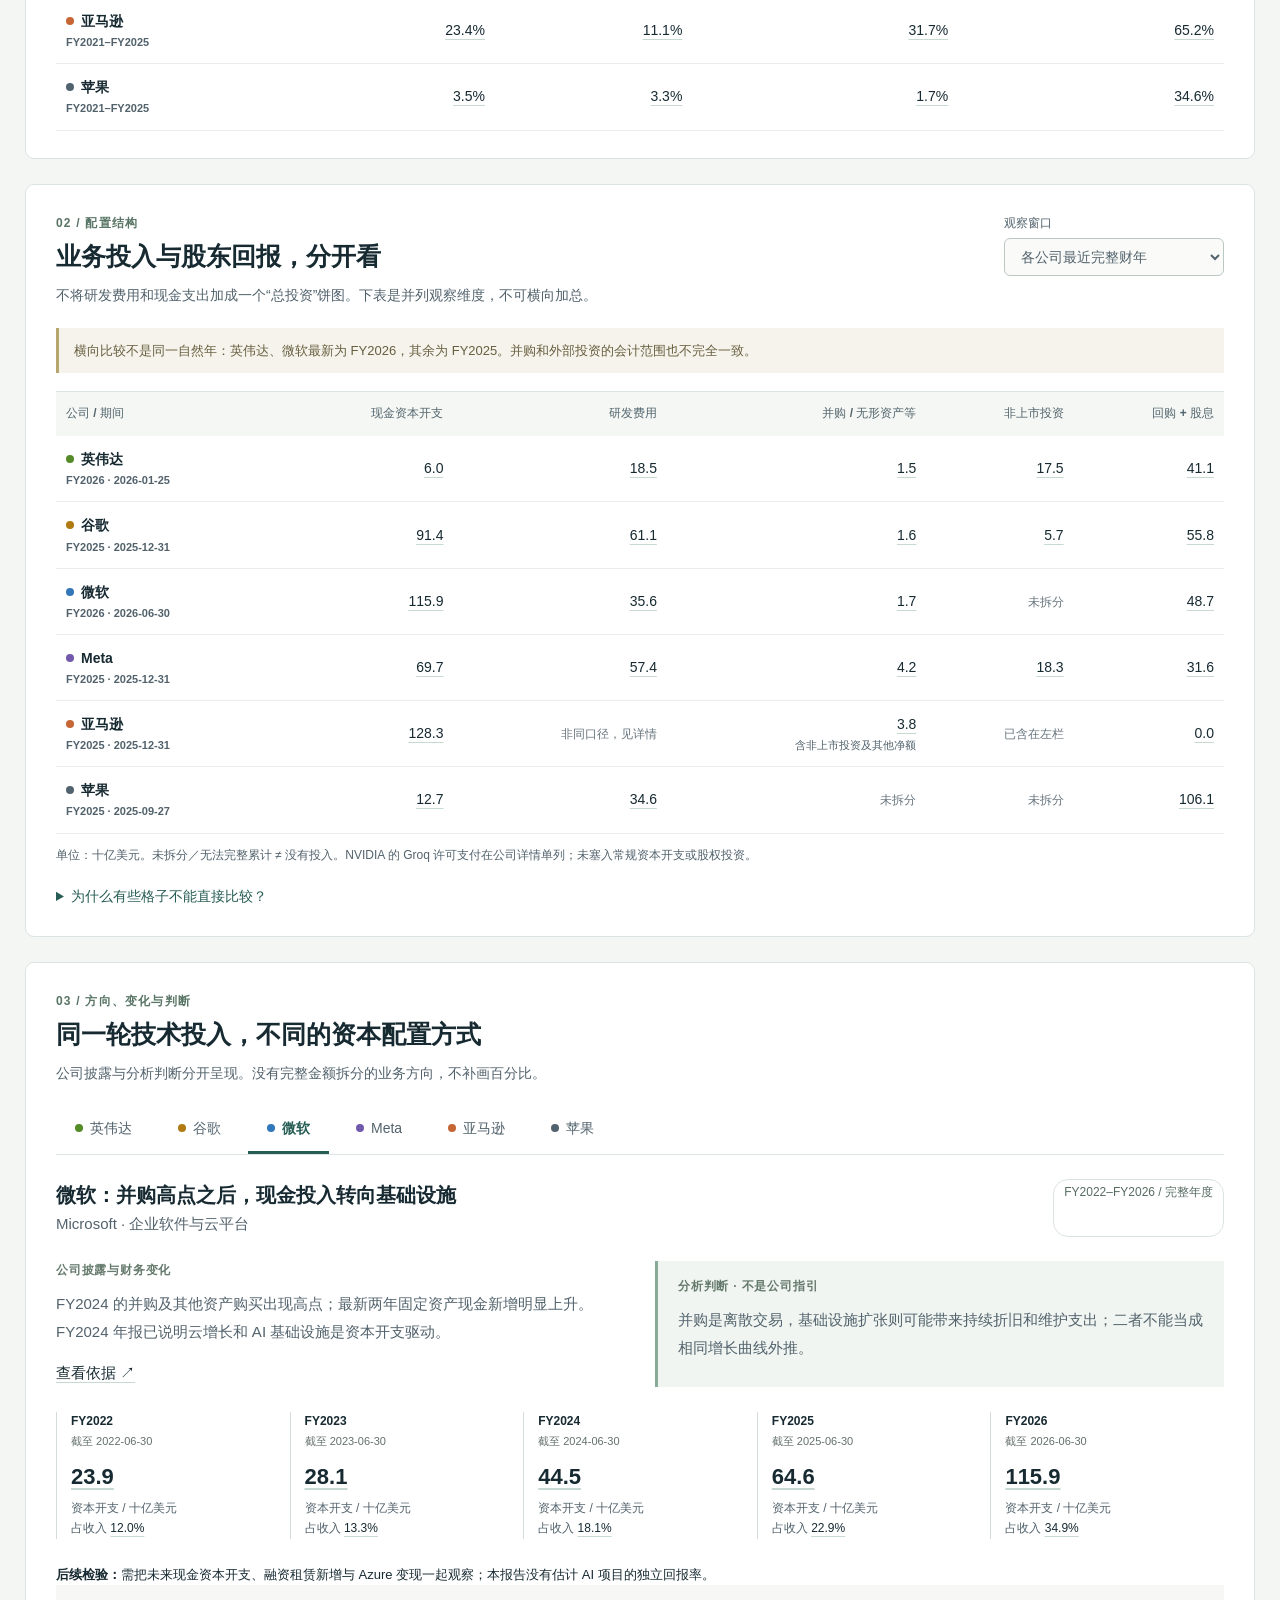
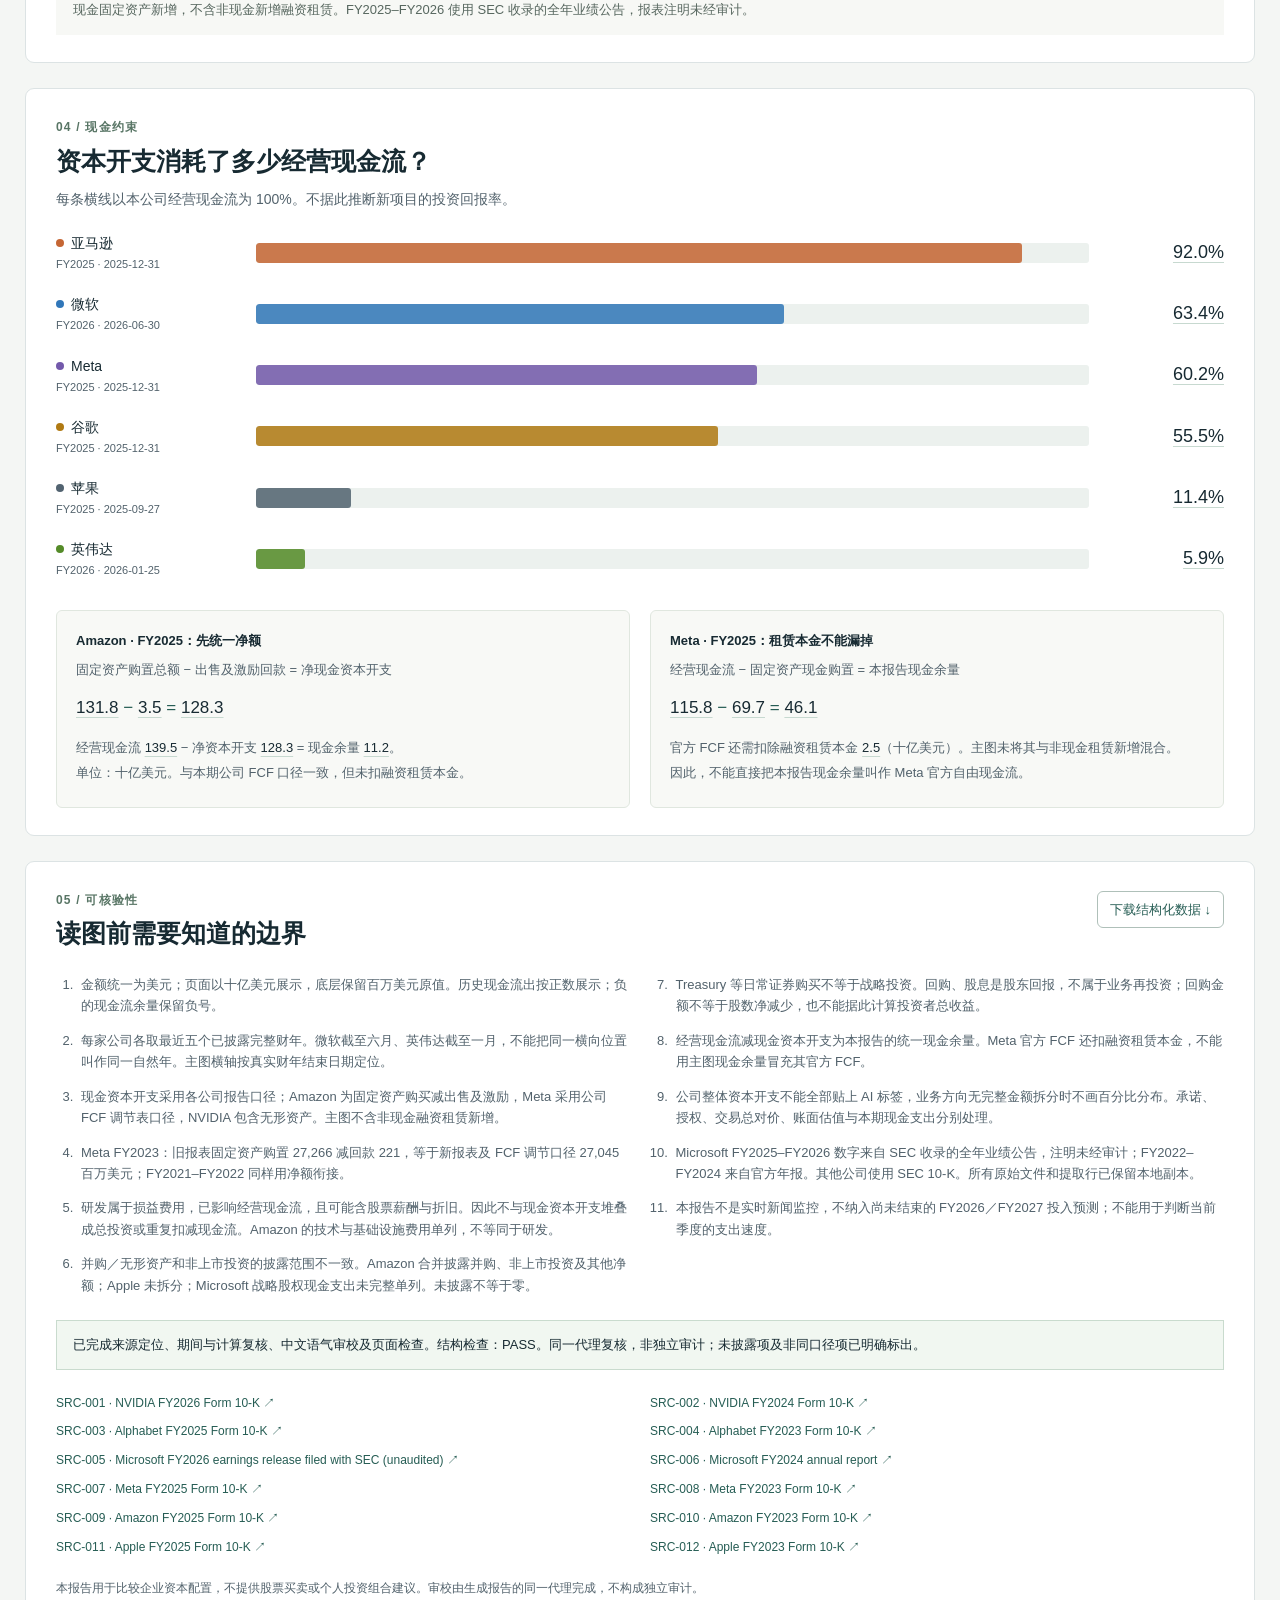
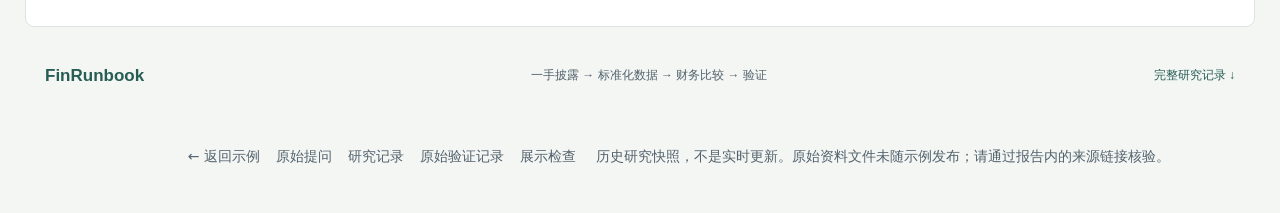
<file: examples/big-tech-investment-allocation/report/index.html>
<!doctype html>
<html lang="zh-CN"><head><meta charset="utf-8"><meta name="viewport" content="width=device-width, initial-scale=1"><meta name="color-scheme" content="light"><title>六家科技公司的资本配置 · FinRunbook</title><link rel="stylesheet" href="style.css"></head>
<body><div id="finrunbook-report"><header class="top"><a class="brand" href="#overview"><span class="brand-mark">F/</span> FinRunbook <span class="brand-sub">资本配置研究</span></a><nav><a href="#trends">五年趋势</a><a href="#allocation">投资分布</a><a href="#companies">公司判断</a><a href="#method">口径</a></nav><button id="sourcesButton" class="outline">来源与数据 ↗</button></header>
<main><section id="overview" class="hero"><div class="eyebrow">六家公司 / 五个完整财年 / 中文报告</div><div class="hero-grid"><div><h1>钱投向了哪里，<br><span>配置正在怎样改变。</span></h1><p class="lead" id="summary"></p></div><aside class="cover-note"><span class="eyebrow">报告范围</span><strong>企业资本配置</strong><p>资本开支 · 研发 · 并购与外部投资<br>股东回报单独比较</p><div class="hairline"></div><p>资料检索截止 <b>2026-09-03</b><br>完整年度实际值，不含预算或季报</p></aside></div><div class="scope-note" id="scope"></div><div id="takeaways" class="takeaways"></div></section>
<section id="trends" class="panel"><div class="section-head"><div><div class="eyebrow">01 / 支出轨迹</div><h2>增长发生在什么阶段？</h2><p>横轴按真实财年结束日期定位。每条线保留五个年度观测，不将财年强行对齐。</p></div><label class="control">比较指标<select id="metric"><option value="capex">现金资本开支</option><option value="capex_revenue">资本开支 / 收入</option><option value="capex_cfo">资本开支 / 经营现金流</option><option value="rd">研发费用（不含 Amazon）</option><option value="rd_revenue">研发 / 收入（不含 Amazon）</option><option value="ma">并购与无形资产等（口径不同）</option><option value="shareholder">回购与股息</option><option value="cash_left">经营现金流减资本开支</option></select></label></div><div id="companyFilters" class="chips"></div><div id="chartNote" class="chart-note"></div><div id="chart" class="chart"></div><div class="chart-footer"><span id="chartUnit"></span><span>点击数据点，查看金额、财年和来源</span></div><div id="growthTable" class="table-scroll"></div></section>
<section id="allocation" class="panel"><div class="section-head"><div><div class="eyebrow">02 / 配置结构</div><h2>业务投入与股东回报，分开看</h2><p>不将研发费用和现金支出加成一个“总投资”饼图。下表是并列观察维度，不可横向加总。</p></div><label class="control">观察窗口<select id="window"><option value="latest">各公司最近完整财年</option><option value="first">各公司窗口首年</option><option value="total">各自五年累计</option></select></label></div><div class="notice">横向比较不是同一自然年：英伟达、微软最新为 FY2026，其余为 FY2025。并购和外部投资的会计范围也不完全一致。</div><div id="allocationTable" class="table-scroll"></div><details><summary>为什么有些格子不能直接比较？</summary><div id="definitions" class="definition-grid"></div></details></section>
<section id="companies" class="panel"><div class="section-head"><div><div class="eyebrow">03 / 方向、变化与判断</div><h2>同一轮技术投入，不同的资本配置方式</h2><p>公司披露与分析判断分开呈现。没有完整金额拆分的业务方向，不补画百分比。</p></div></div><div id="companyTabs" class="company-tabs"></div><article id="companyDetail"></article></section>
<section id="cash" class="panel"><div class="section-head"><div><div class="eyebrow">04 / 现金约束</div><h2>资本开支消耗了多少经营现金流？</h2><p>每条横线以本公司经营现金流为 100%。不据此推断新项目的投资回报率。</p></div></div><div id="cashBars" class="cash-bars"></div><div class="bridge-grid" id="bridges"></div></section>
<section id="method" class="panel methodology"><div class="section-head"><div><div class="eyebrow">05 / 可核验性</div><h2>读图前需要知道的边界</h2></div><a class="download" href="report-data.json" download>下载结构化数据 ↓</a></div><ol id="methodology"></ol><div class="quality" id="quality">草稿 · 尚未完成验证</div><div class="source-inline" id="sourceList"></div><p class="fine-print">本报告用于比较企业资本配置，不提供股票买卖或个人投资组合建议。审校由生成报告的同一代理完成，不构成独立审计。</p></section></main>
<footer><strong>FinRunbook</strong><span>一手披露 → 标准化数据 → 财务比较 → 验证</span><a href="../research-record.json" download>完整研究记录 ↓</a></footer>
</div><dialog id="drawer"><div class="dialog-head"><h2 id="drawerTitle">证据与计算</h2><button id="closeDrawer" aria-label="关闭">×</button></div><div id="drawerBody"></div></dialog><script src="app.js" defer></script><footer class="example-package" style="max-width:1100px;margin:24px auto;padding:20px;font:14px/1.7 system-ui,sans-serif;overflow-wrap:anywhere"><nav aria-label="示例文件" style="display:flex;flex-wrap:wrap;gap:16px"><a href="../../index.html">← 返回示例</a><a href="../prompt.txt">原始提问</a><a href="../research-record.json">研究记录</a><a href="../validation.json">原始验证记录</a><a href="../publication-review.json">展示检查</a></nav><p>历史研究快照，不是实时更新。原始资料文件未随示例发布；请通过报告内的来源链接核验。</p></footer>
</body></html>
</file>
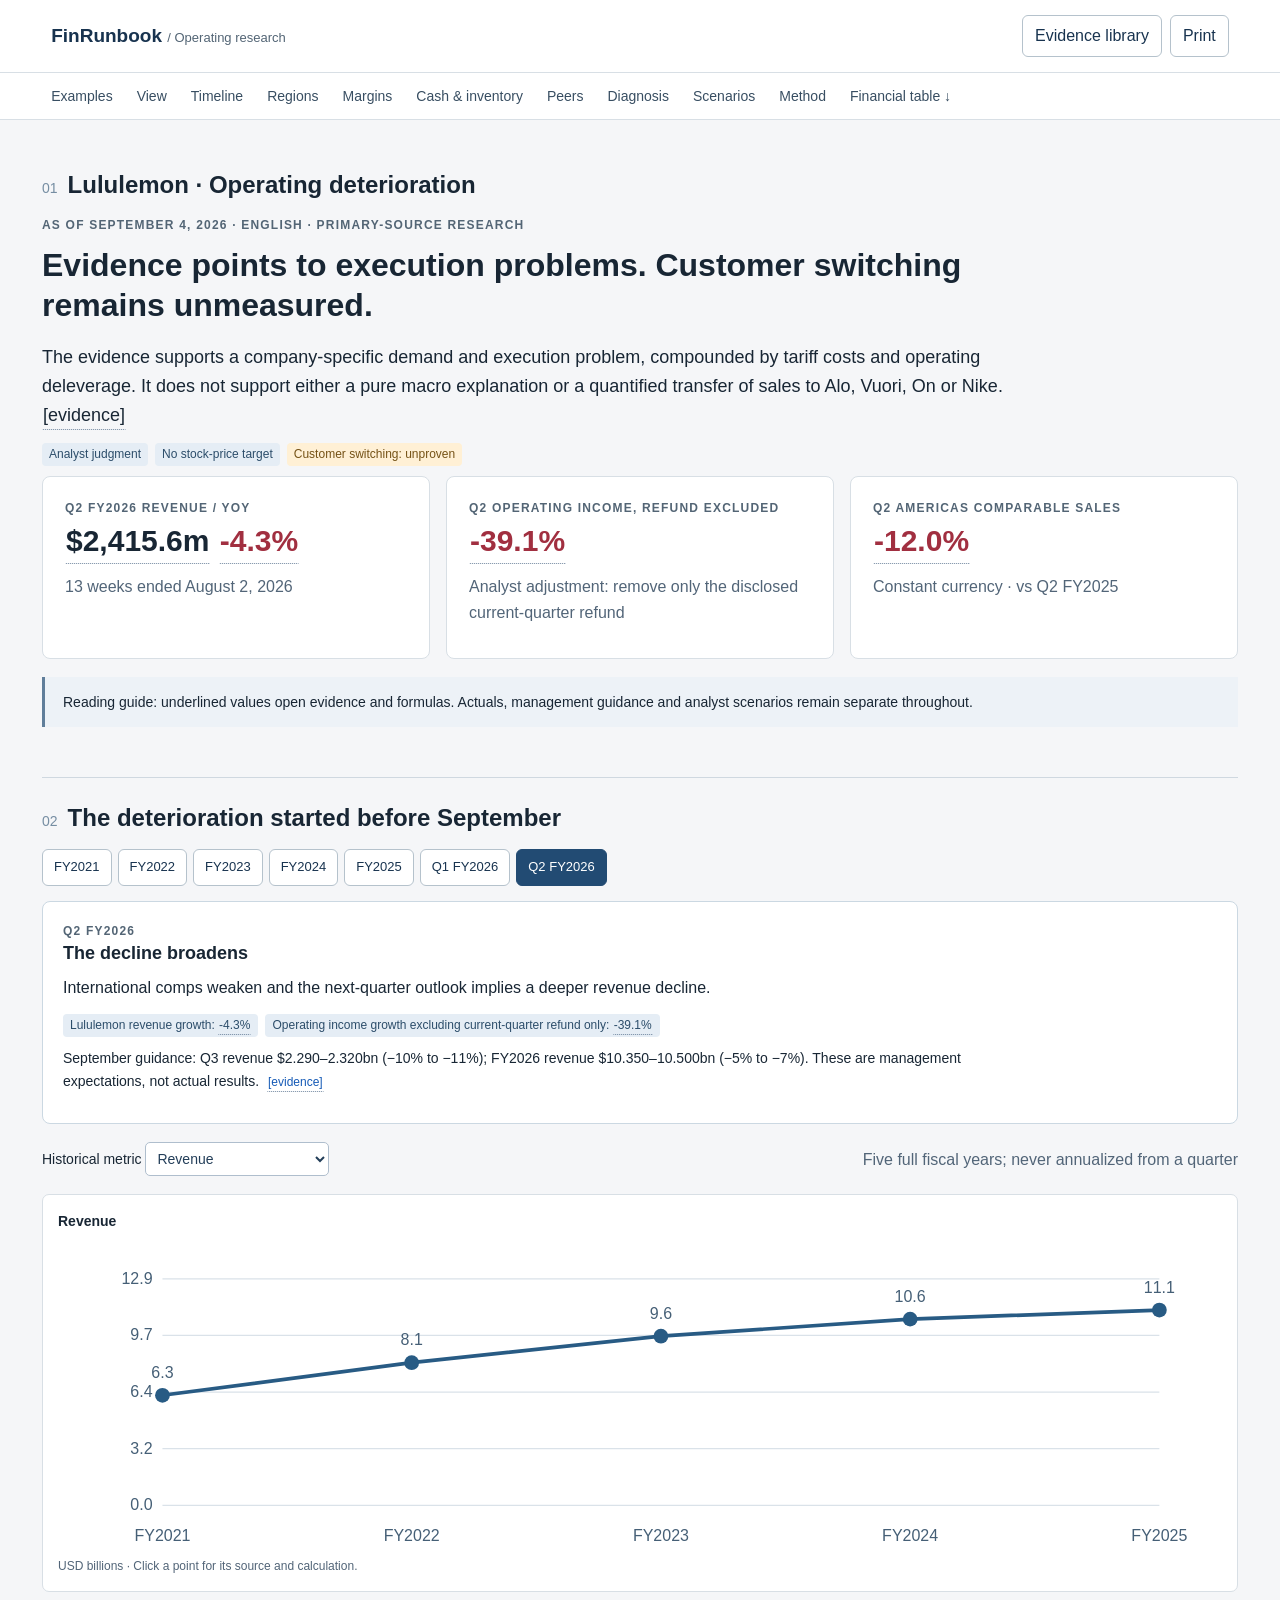
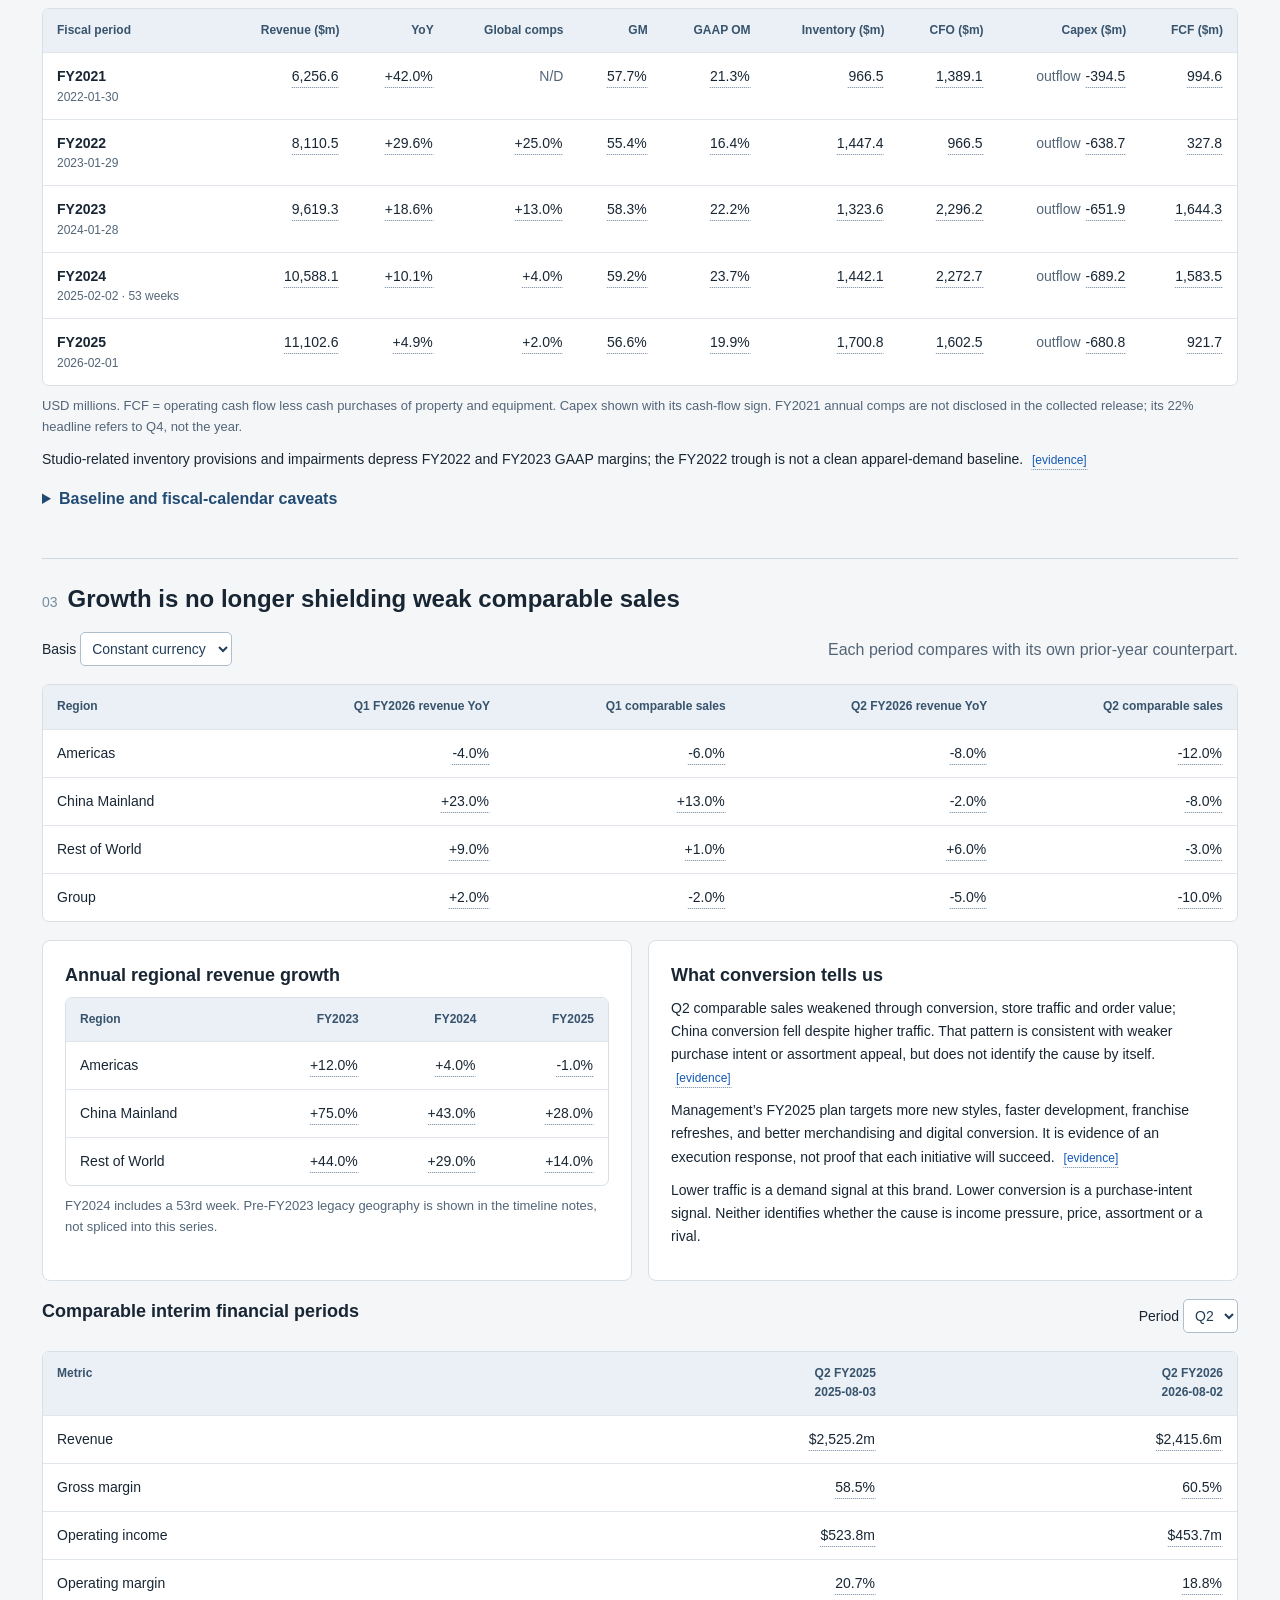
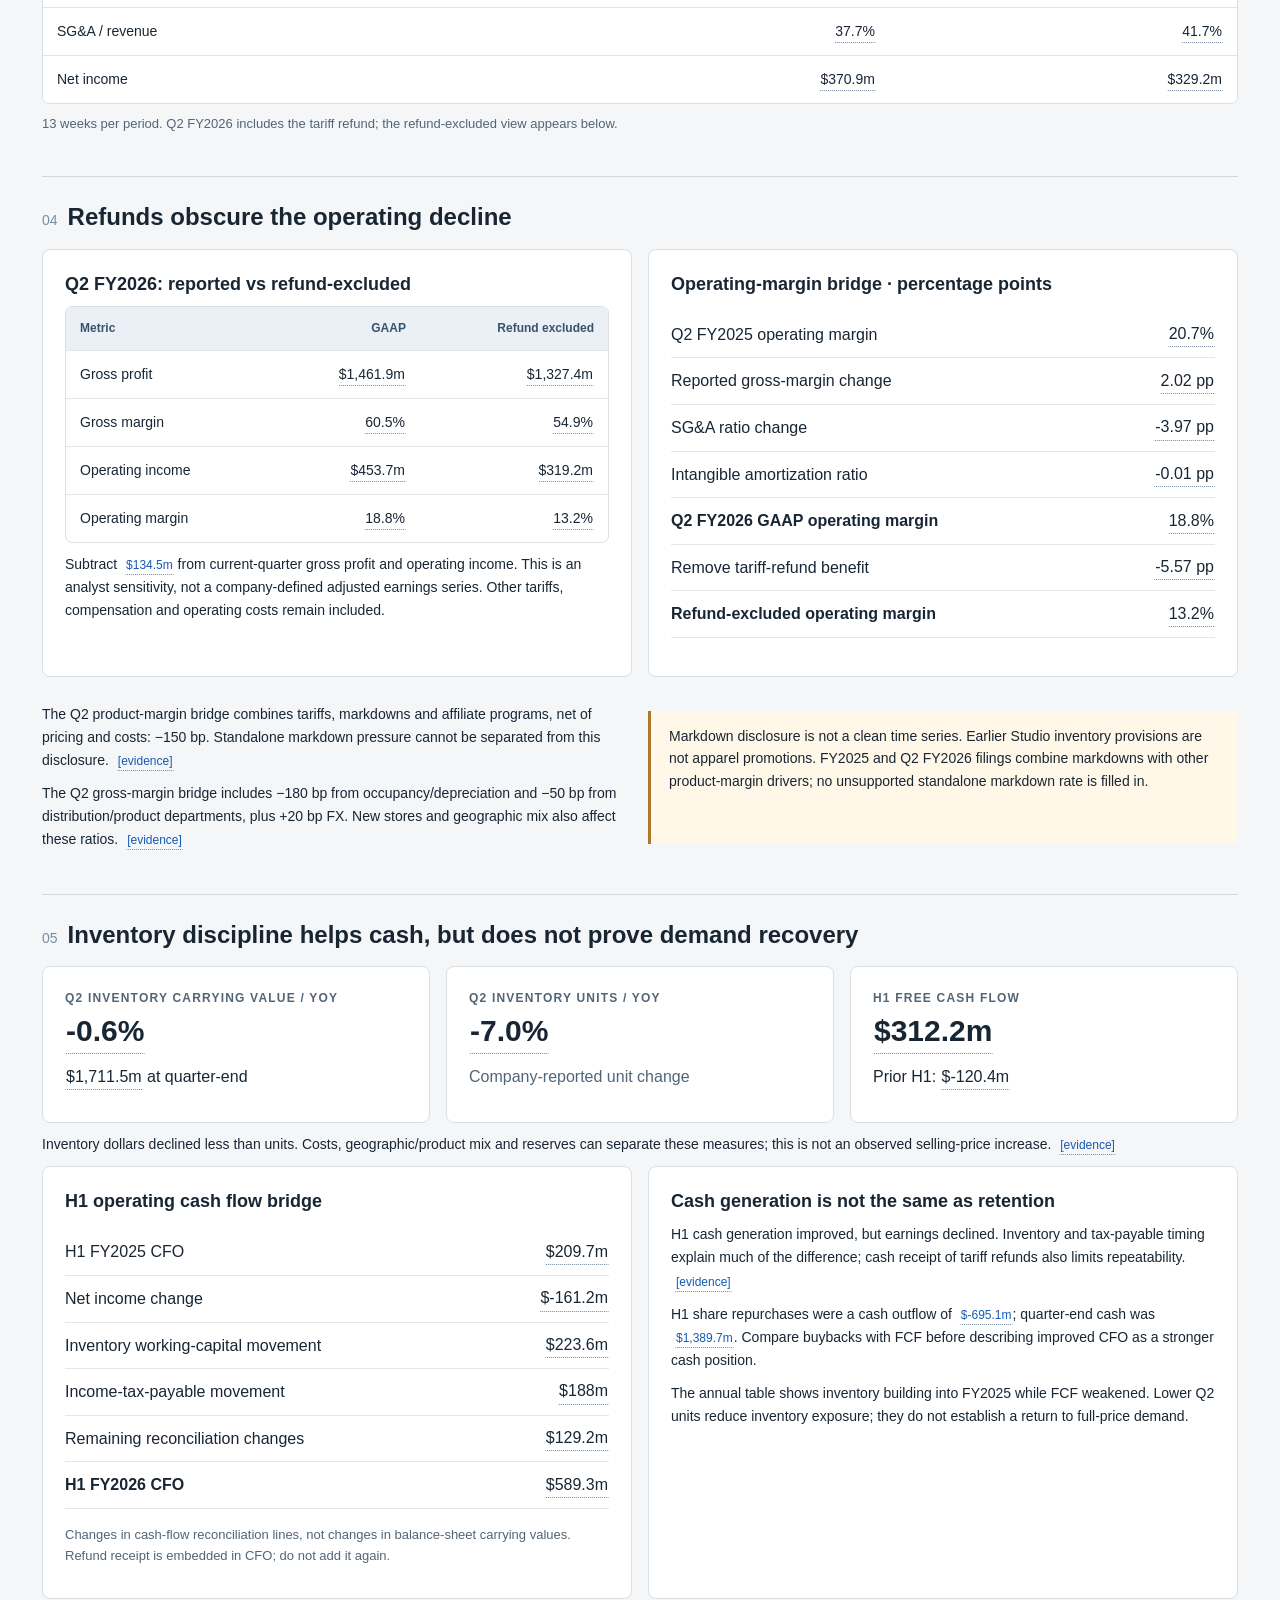
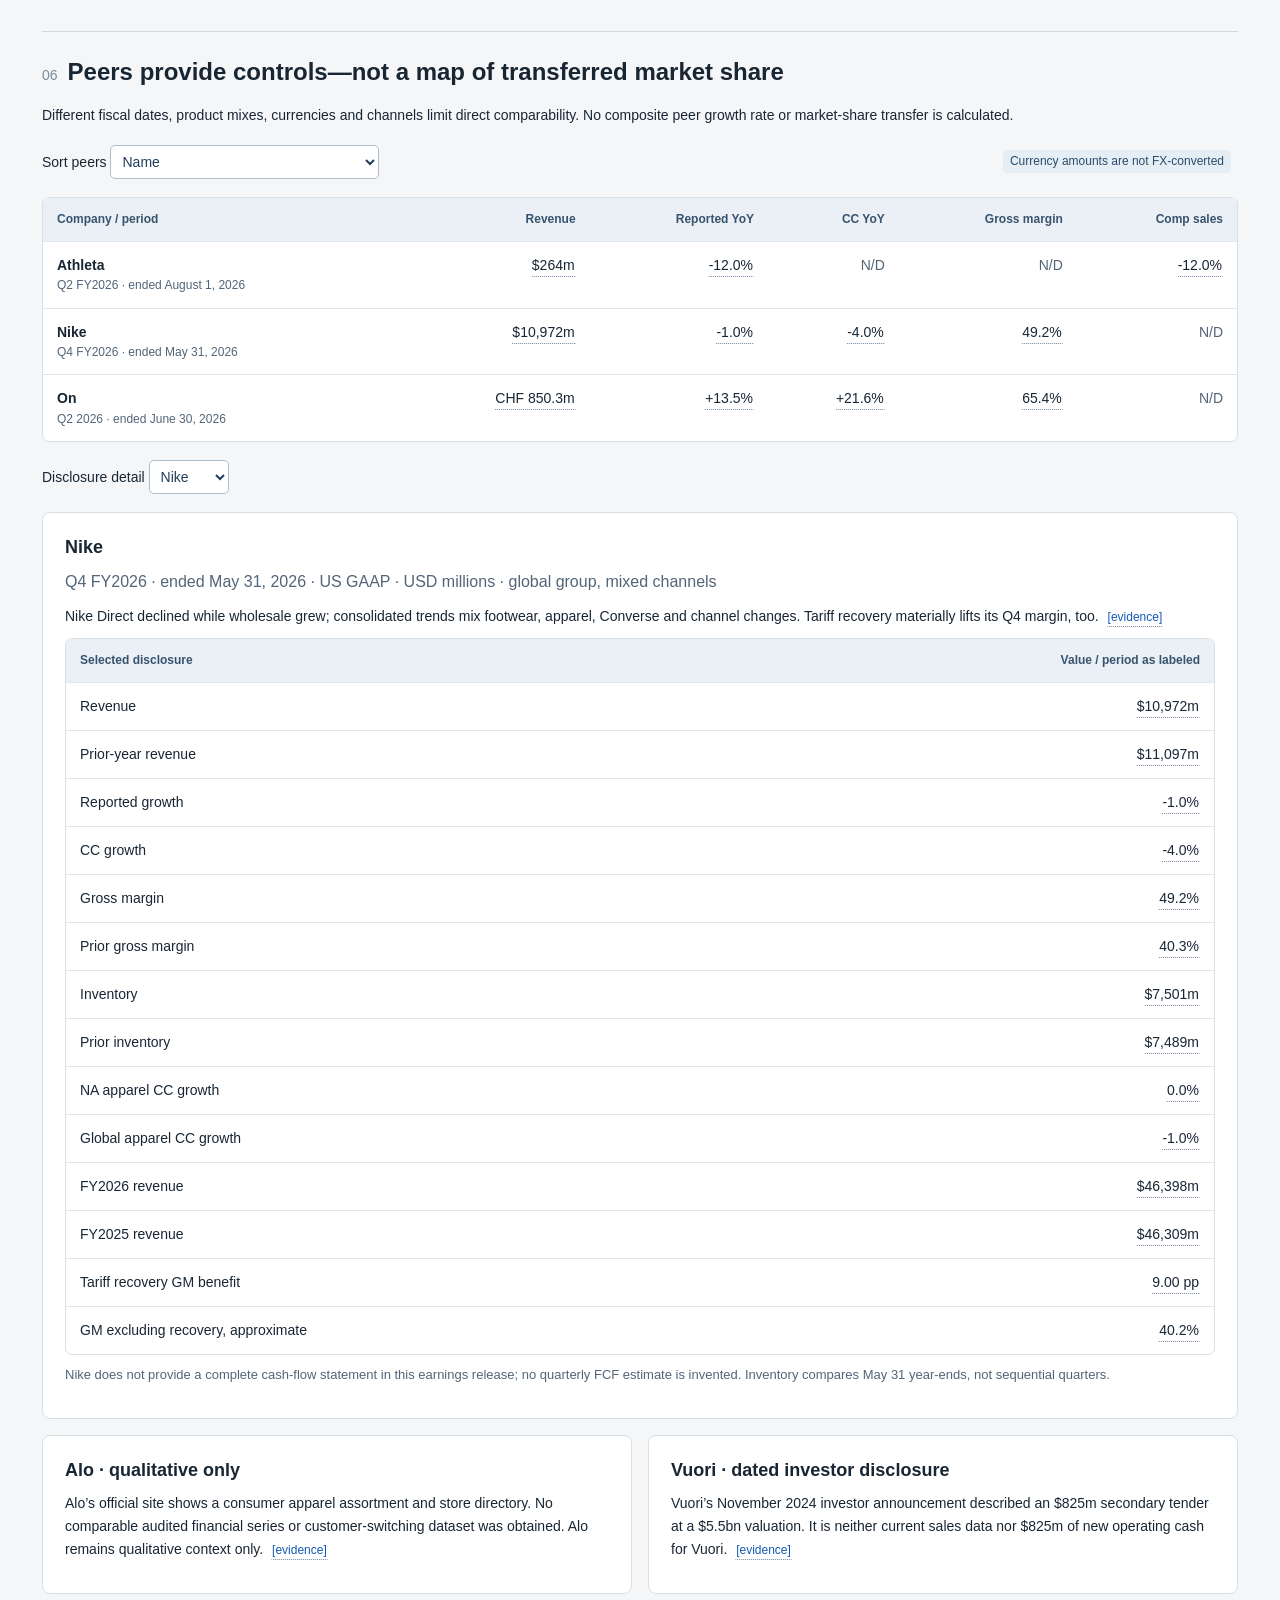
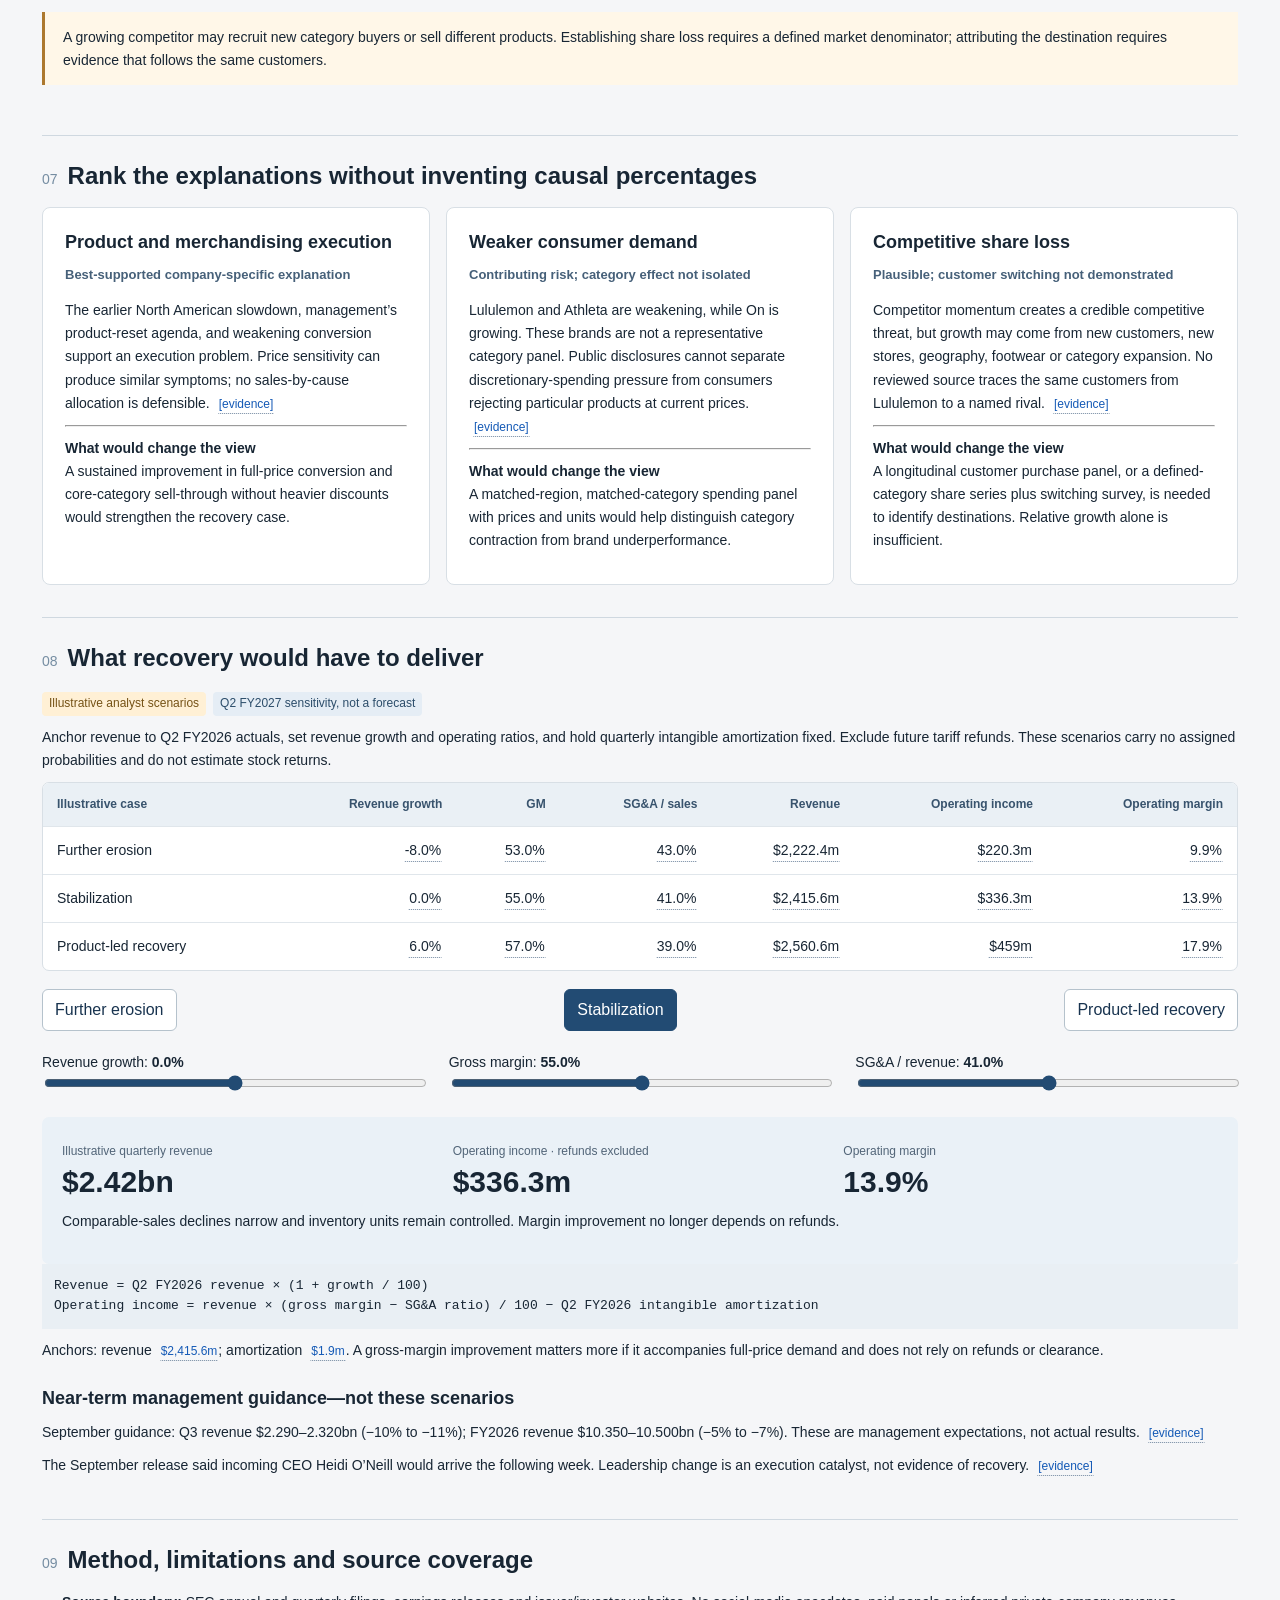
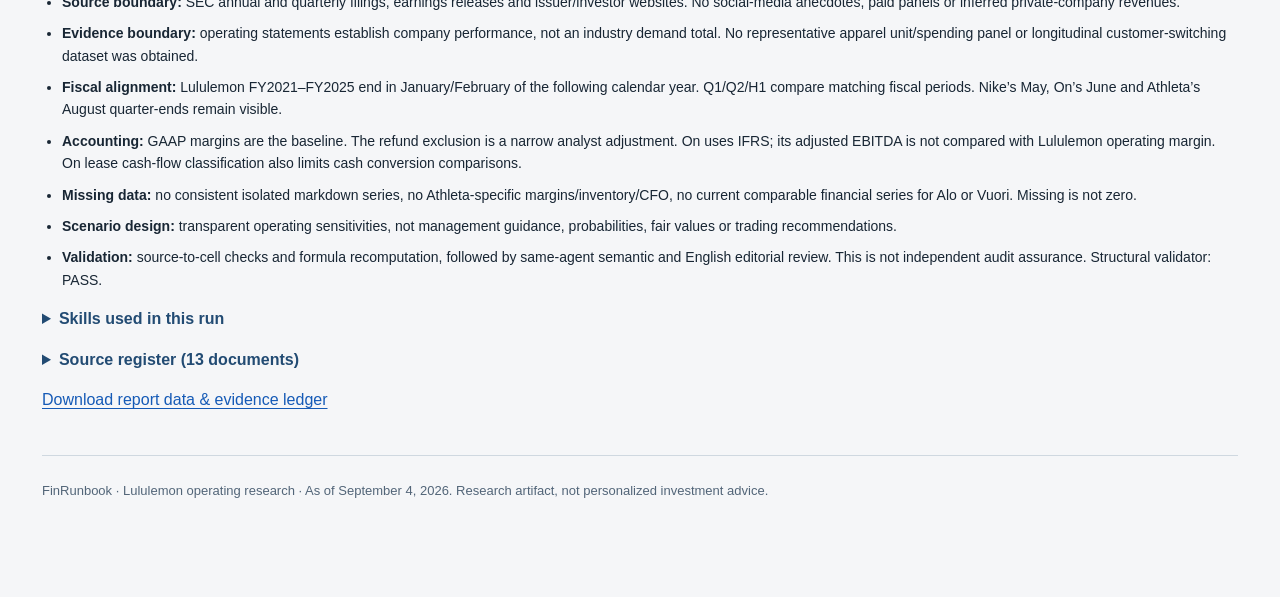
<file: examples/lululemon-earnings-update/report/index.html>
<!doctype html>
<html lang="en"><head><meta charset="utf-8"><meta name="viewport" content="width=device-width,initial-scale=1"><title>Lululemon | FinRunbook</title><link rel="stylesheet" href="style.css"></head>
<body><header><a href="#view" class="brand">FinRunbook <span>/ Operating research</span></a><div><button id="open-sources">Evidence library</button><button id="print">Print</button></div></header>
<nav aria-label="Report sections"><a href="../../index.html#earnings-update">Examples</a><a href="#view">View</a><a href="#history">Timeline</a><a href="#regions">Regions</a><a href="#margins">Margins</a><a href="#cash">Cash & inventory</a><a href="#peers">Peers</a><a href="#diagnosis">Diagnosis</a><a href="#scenarios">Scenarios</a><a href="#method">Method</a><a href="../earnings-update.csv" download>Financial table ↓</a></nav>
<main id="finrunbook-report"><p>Loading report-data.json…</p></main>
<dialog id="evidence"><div class="dialog-head"><h2>Evidence & calculations</h2><button id="close-evidence" aria-label="Close evidence">Close ×</button></div><label>Search sources or facts <input type="search" id="source-search" placeholder="e.g. inventory, Nike, FACT-001"></label><div id="evidence-content"></div></dialog>
<noscript>This interactive report requires JavaScript. The complete evidence-linked data are available in <a href="report-data.json">report-data.json</a>.</noscript>
<script src="app.js"></script></body></html>
</file>
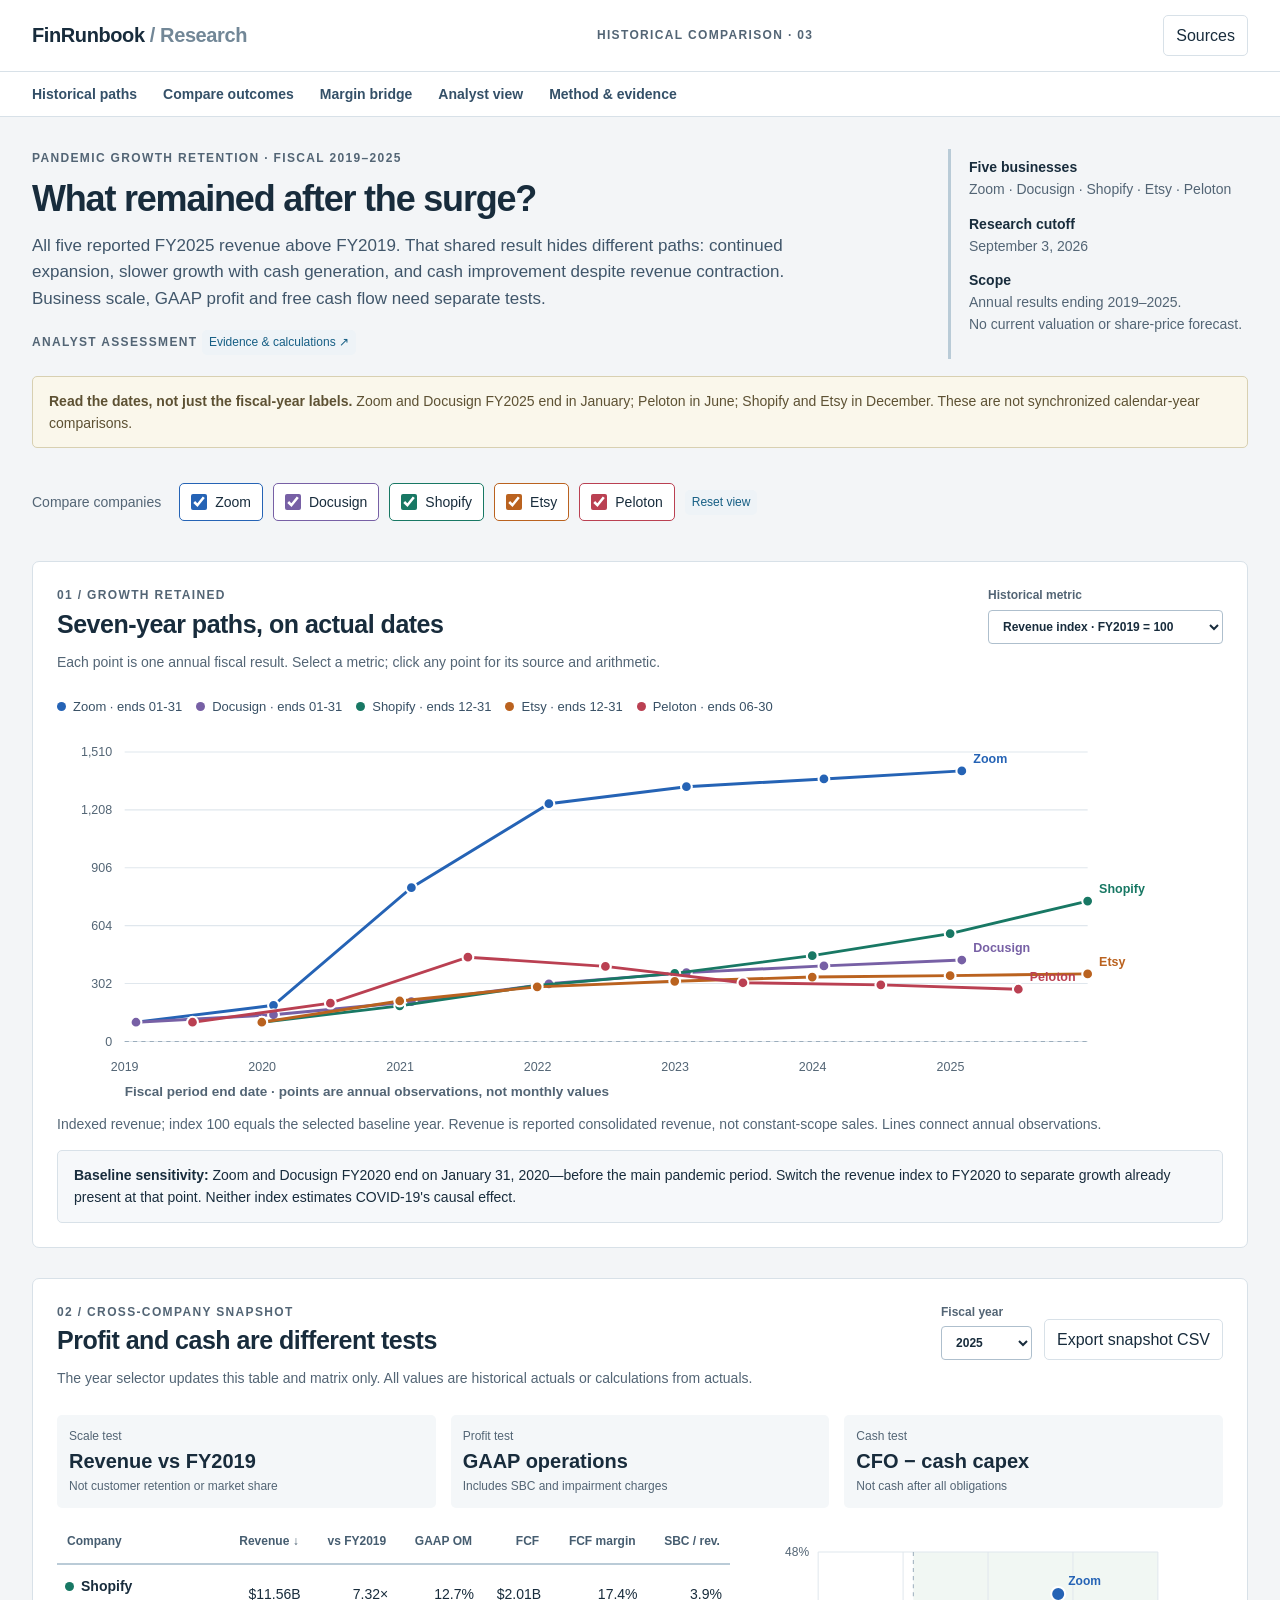
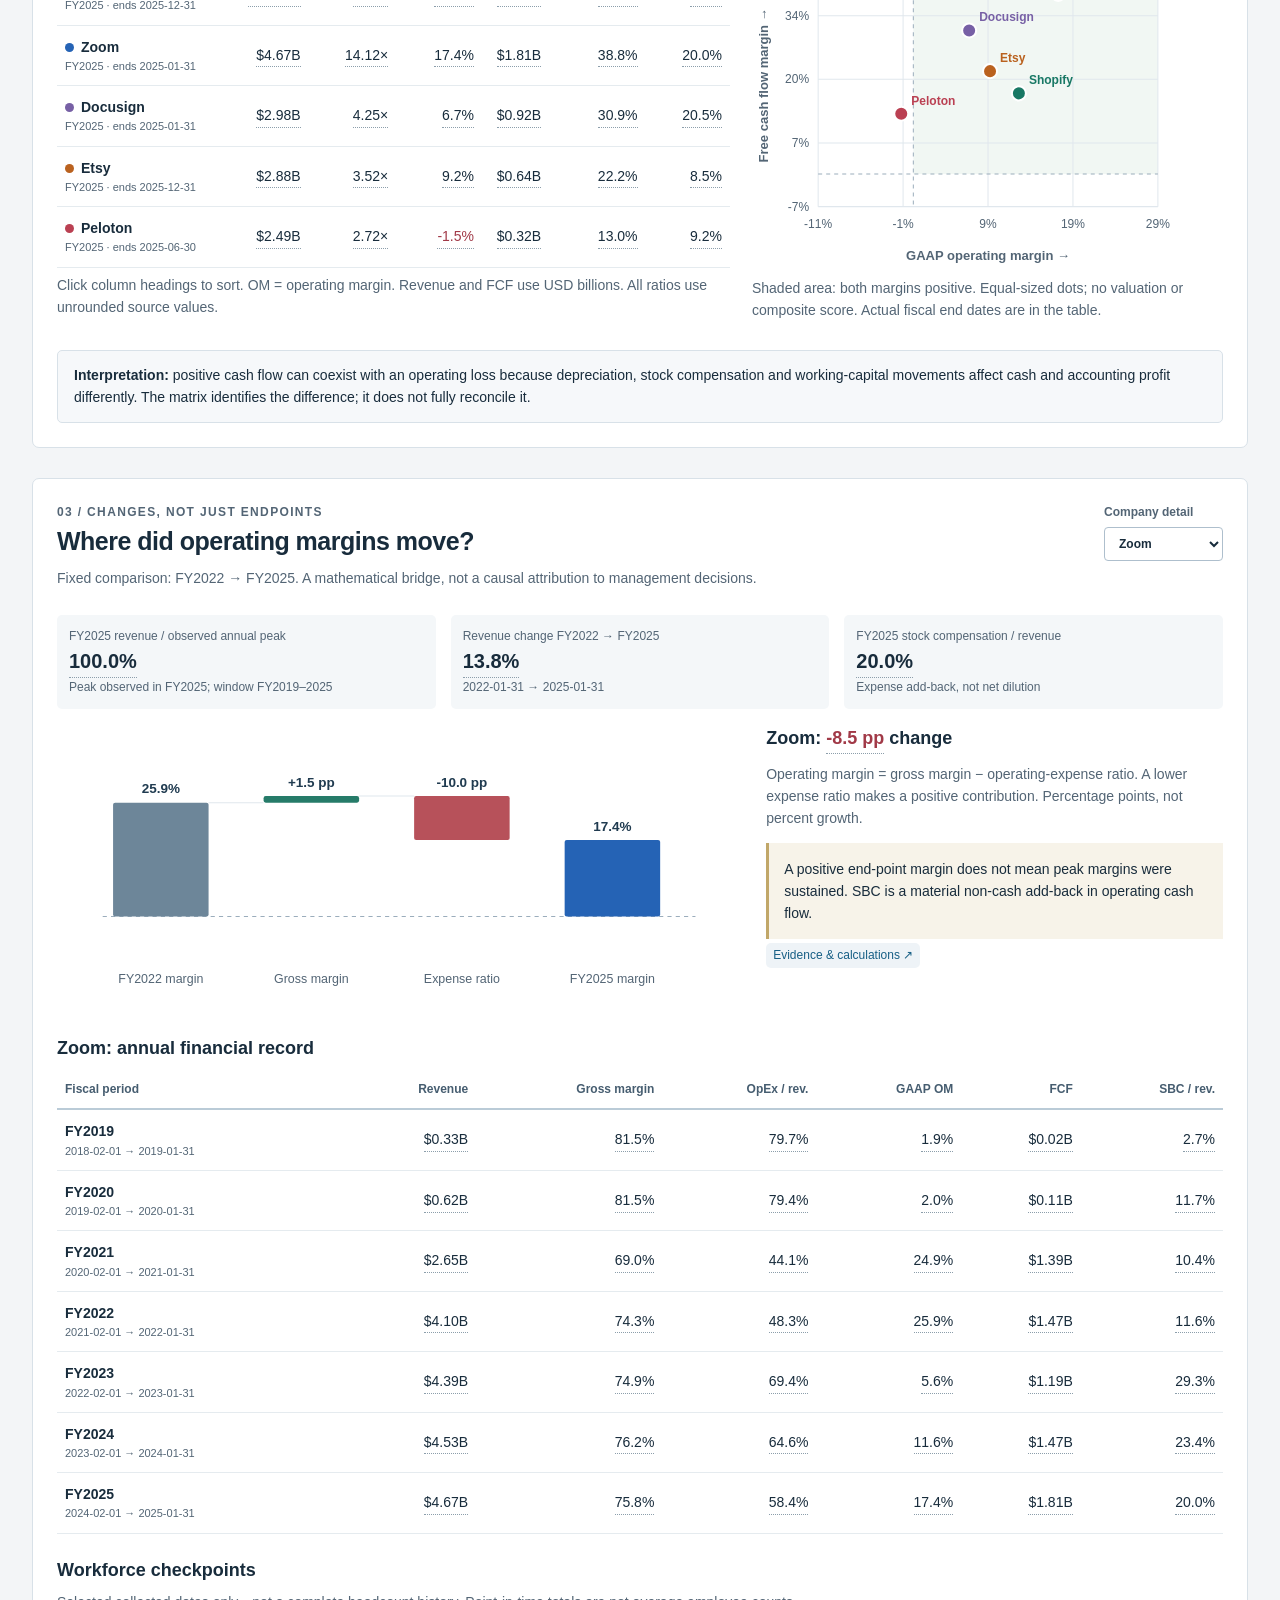
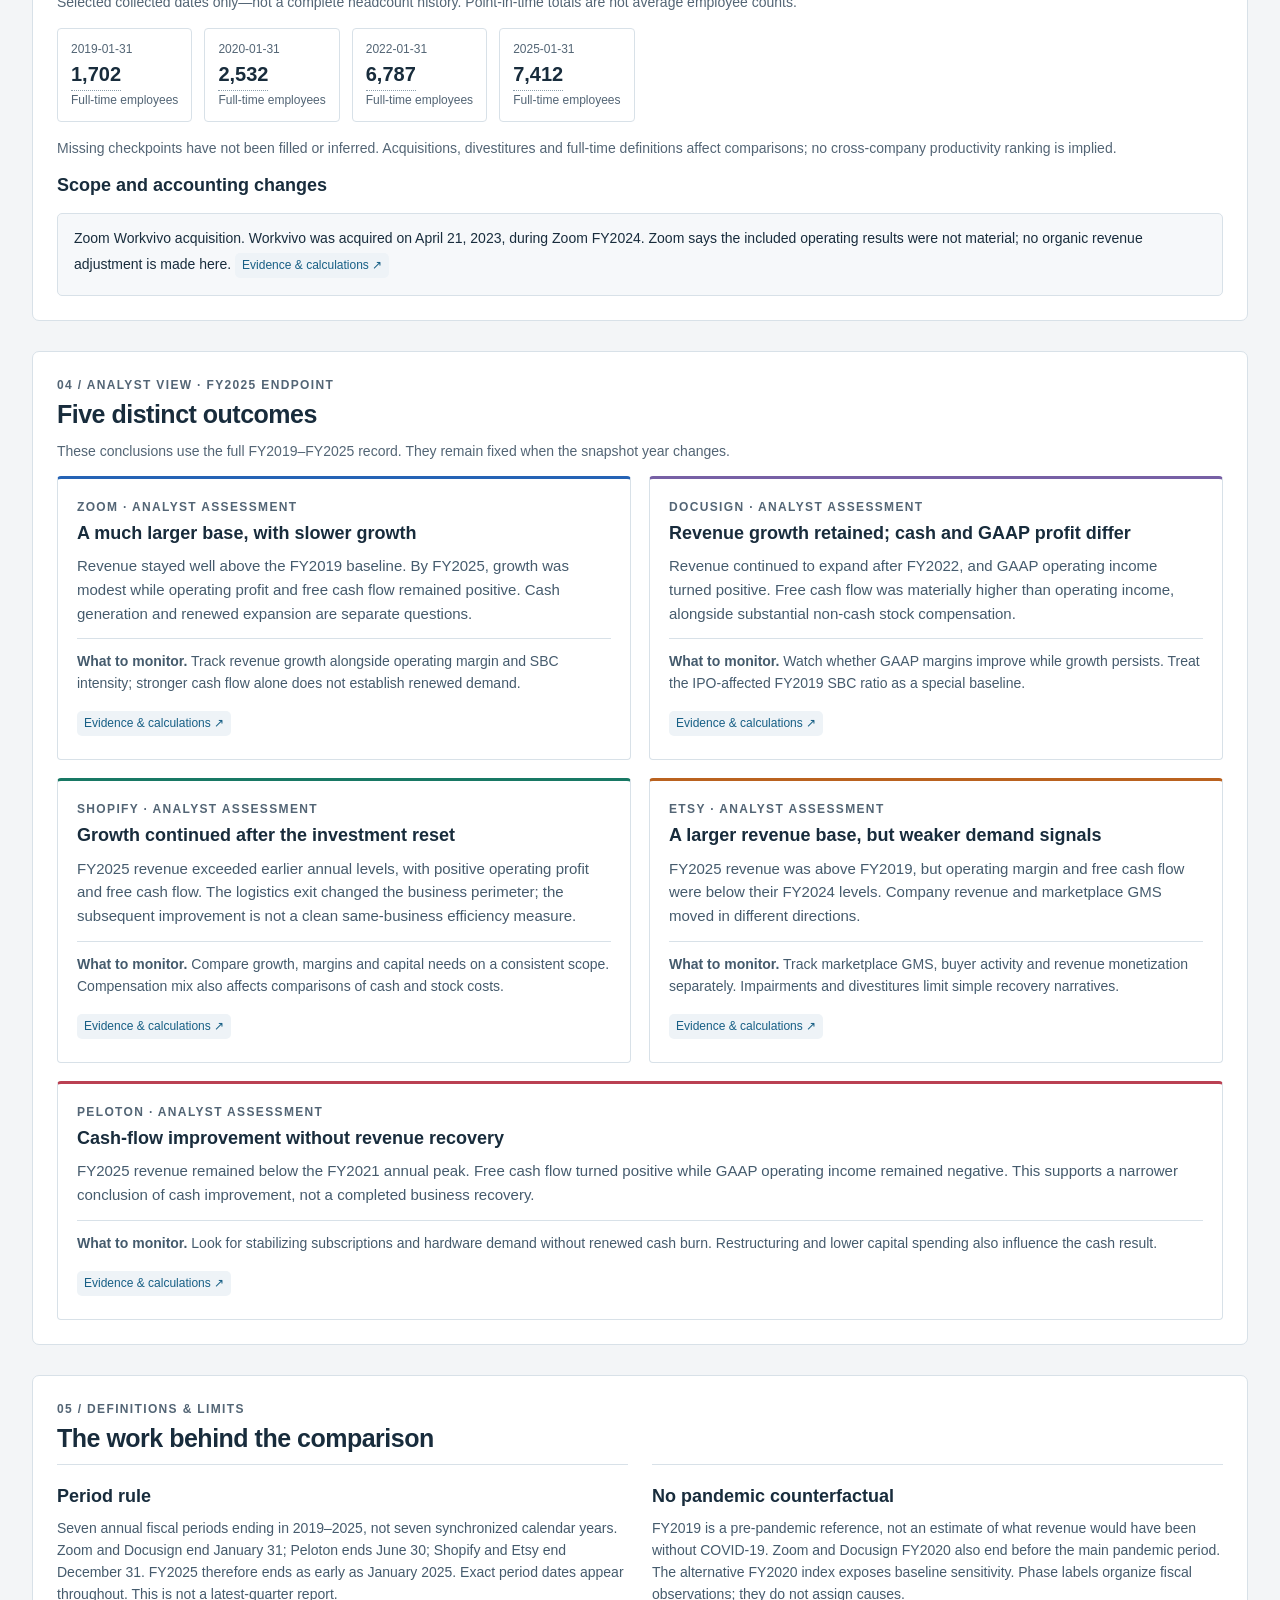
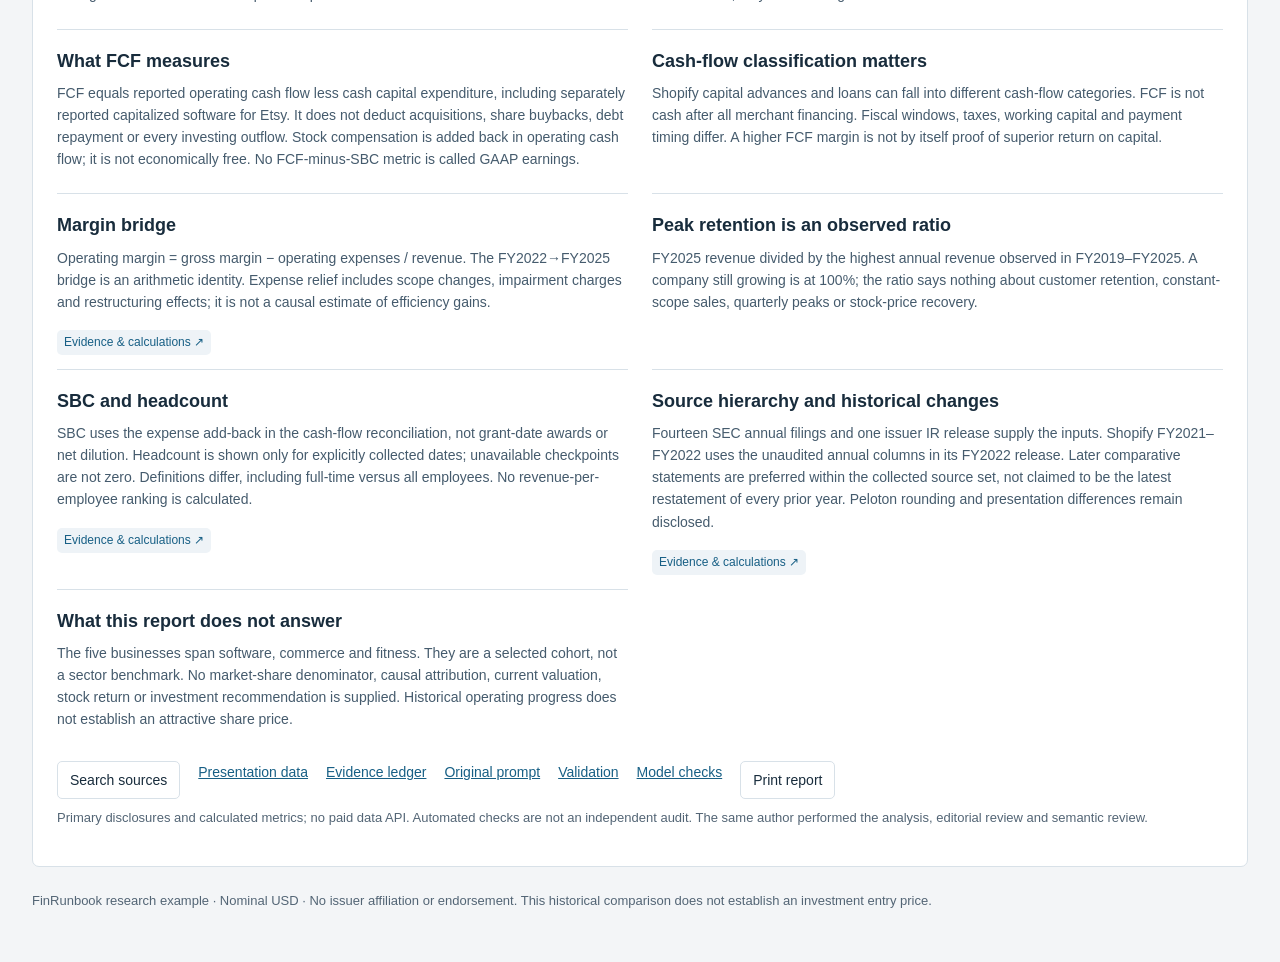
<file: examples/pandemic-growth-retention/report/index.html>
<!doctype html>
<html lang="en"><head><meta charset="utf-8"><meta name="viewport" content="width=device-width,initial-scale=1"><title>FinRunbook | Pandemic growth retention</title><link rel="stylesheet" href="style.css"></head>
<body><!-- Presentation data: report-data.json --><div id="finrunbook-report"><p class="loading">Loading the financial record…</p></div><dialog id="evidence-dialog" aria-labelledby="dialog-title"><header><h2 id="dialog-title">Evidence & calculations</h2><button id="close-dialog" aria-label="Close evidence">Close ×</button></header><div id="dialog-body"></div></dialog><div id="tooltip" role="tooltip" hidden></div><script src="app.js"></script></body></html>
</file>
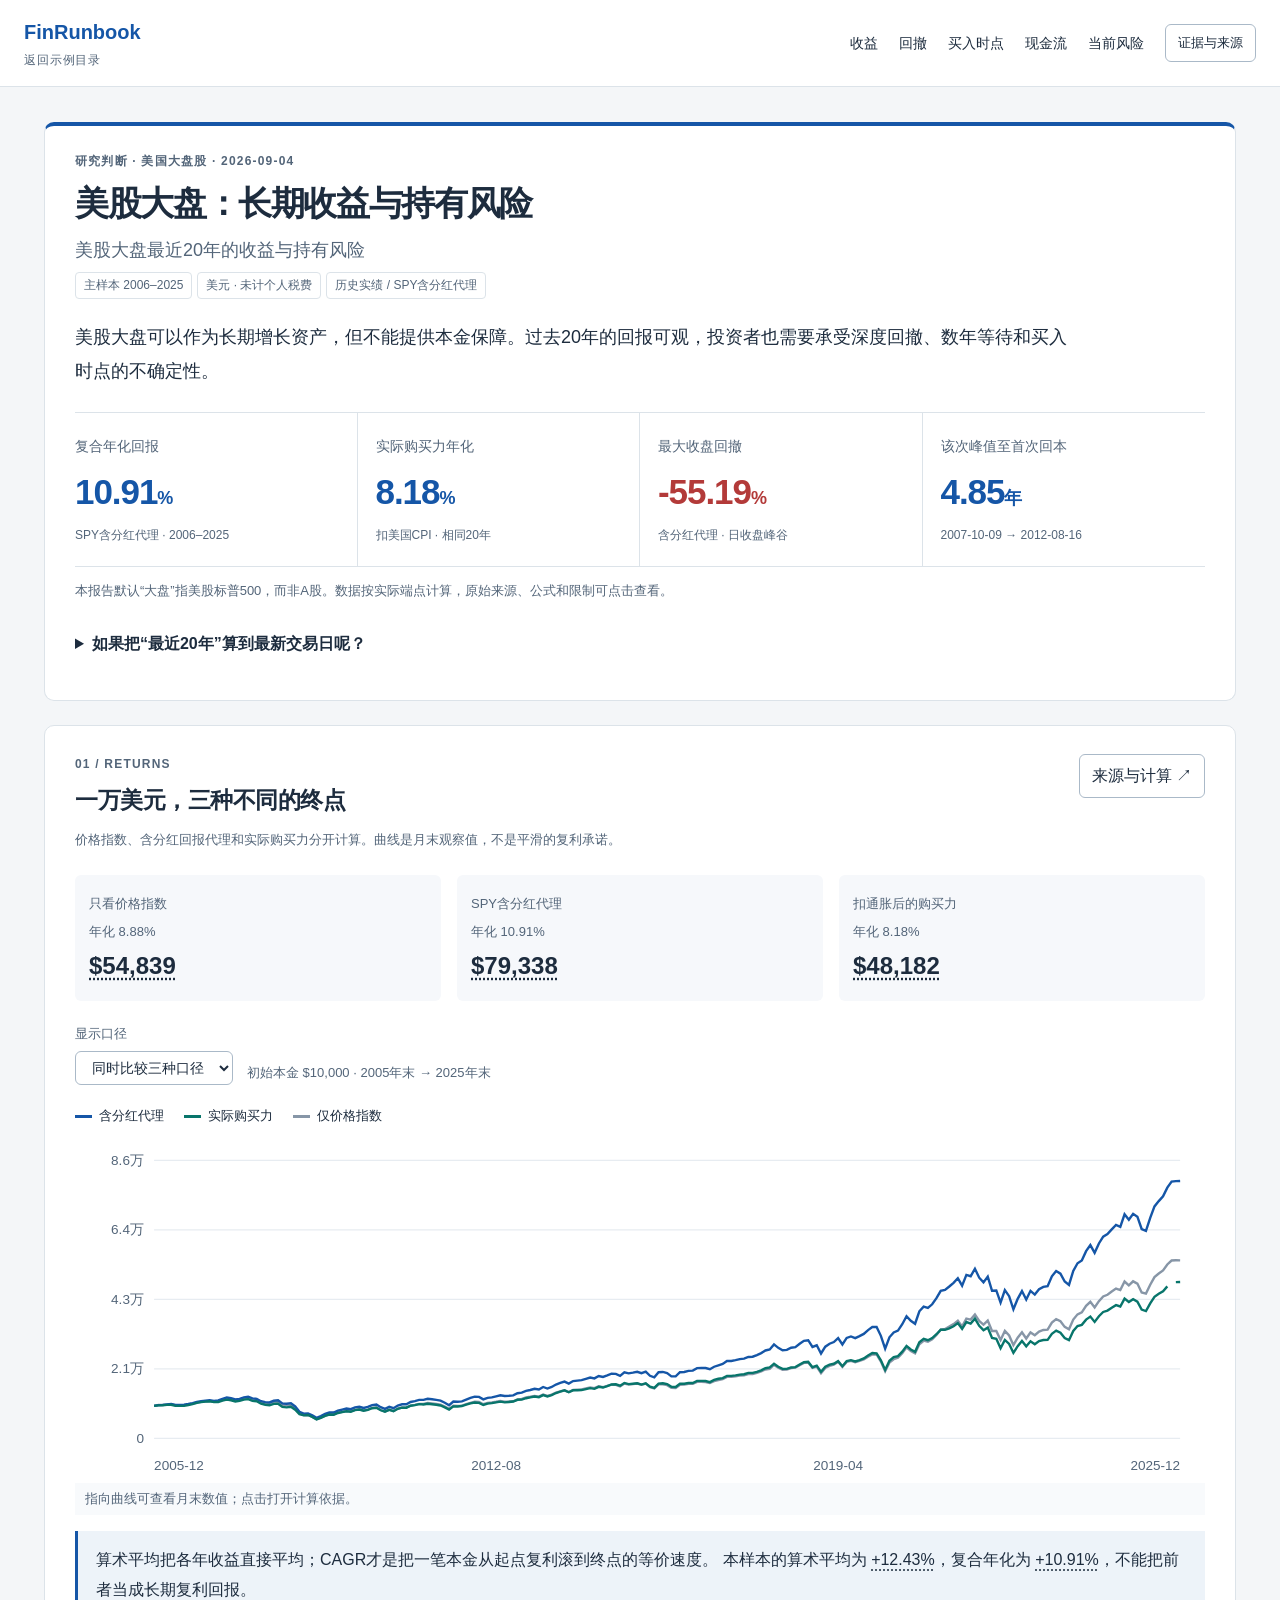
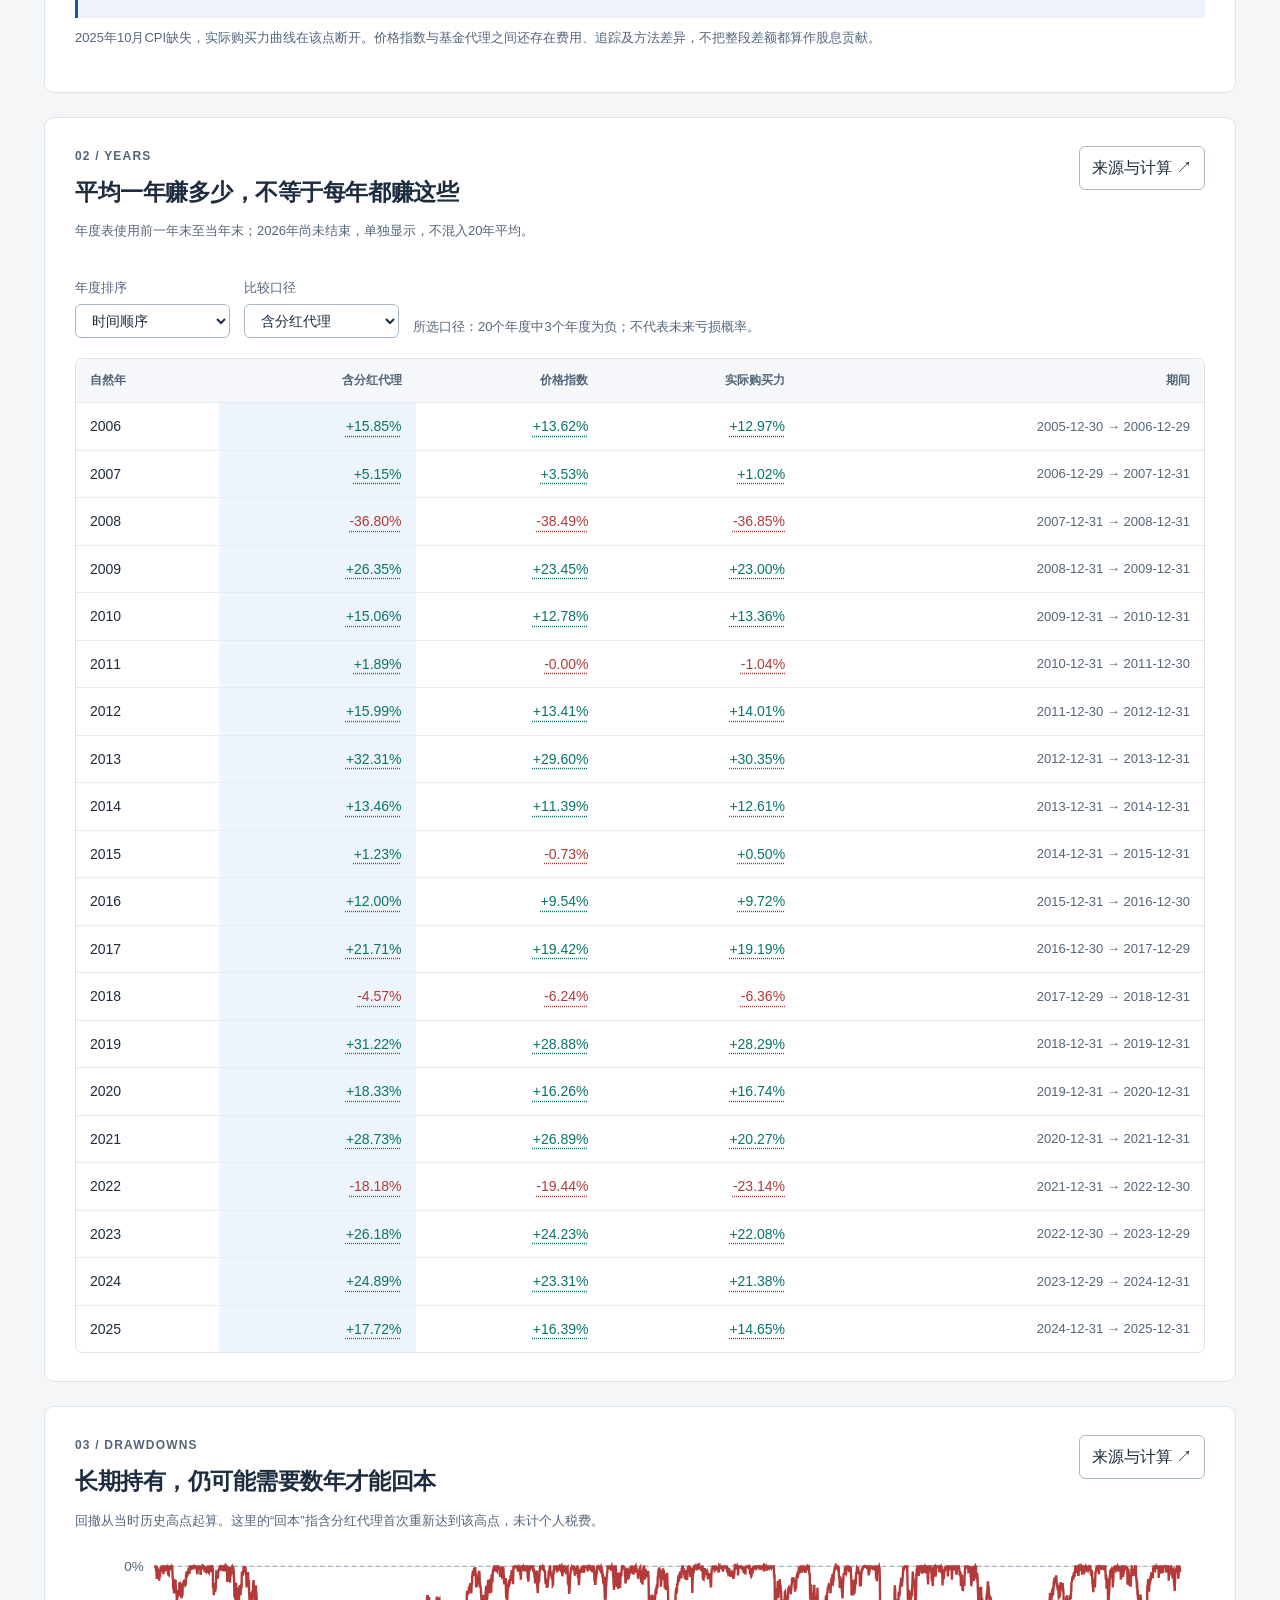
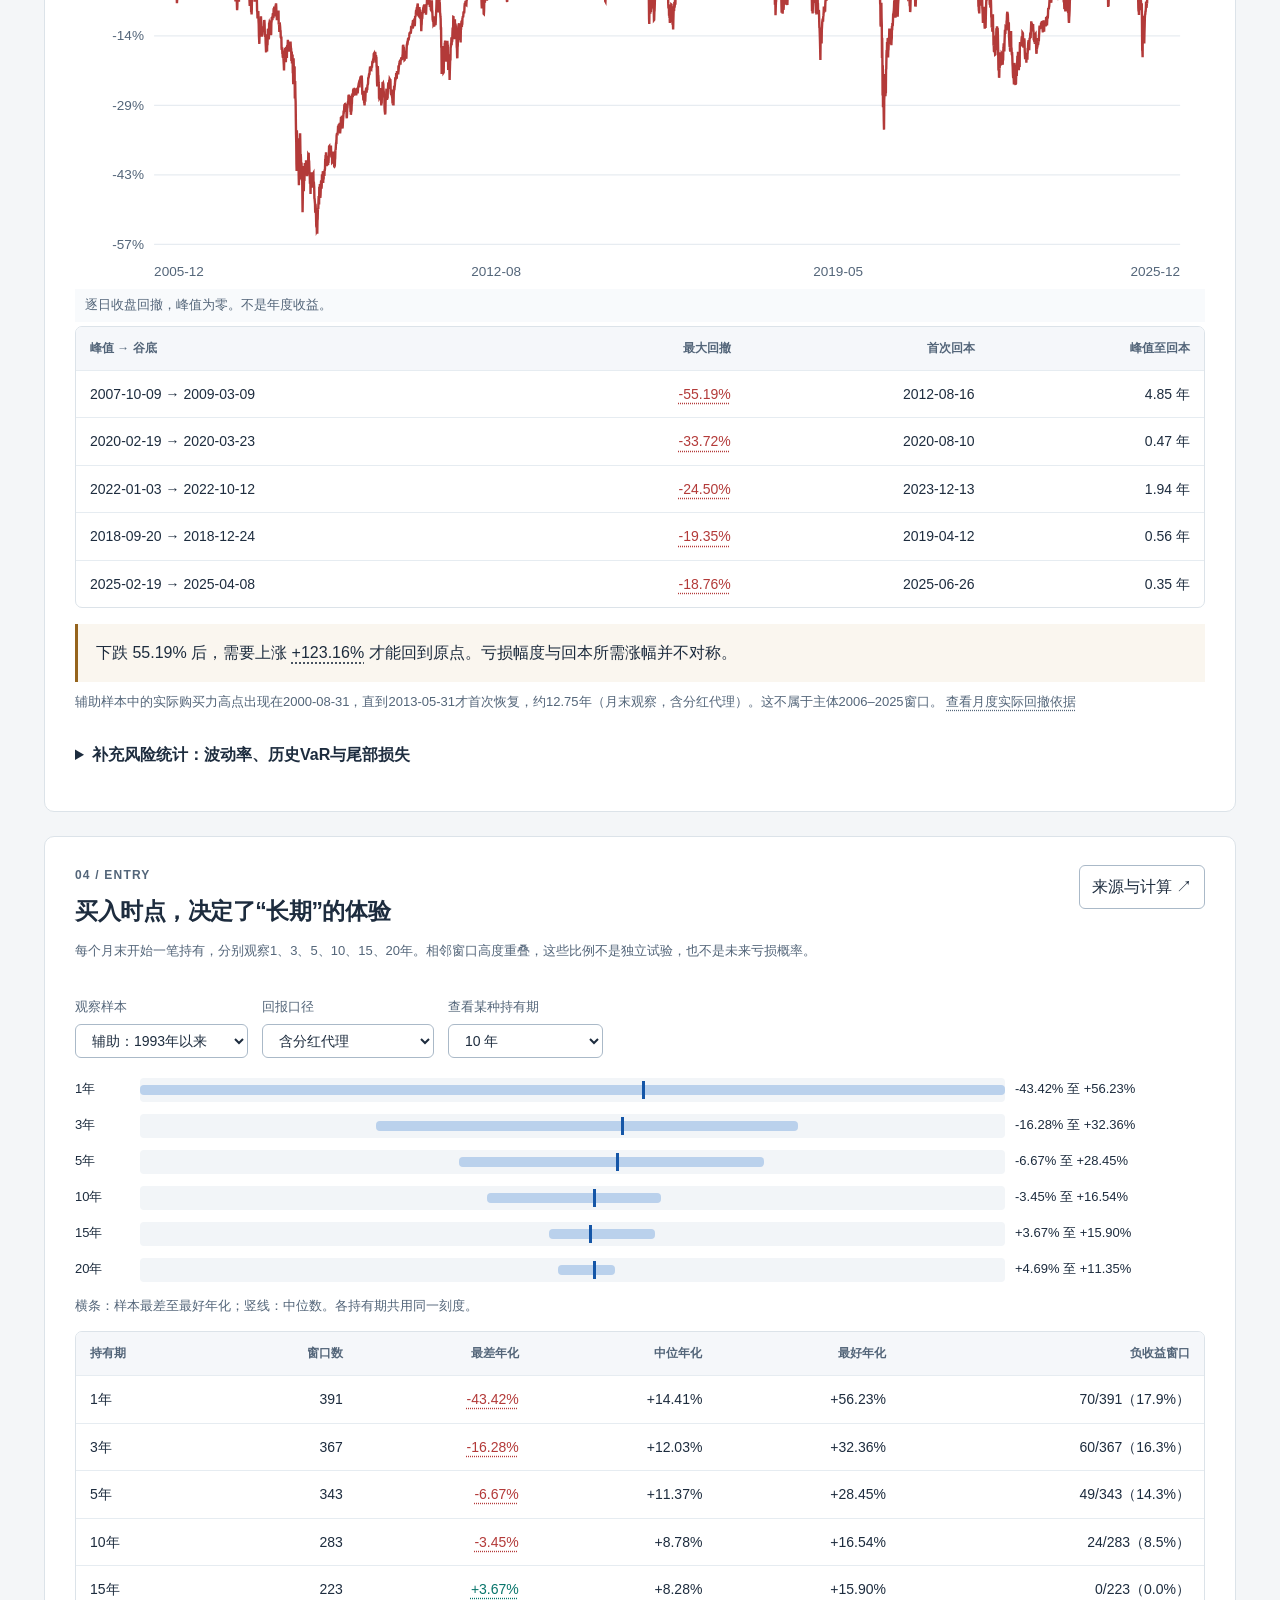
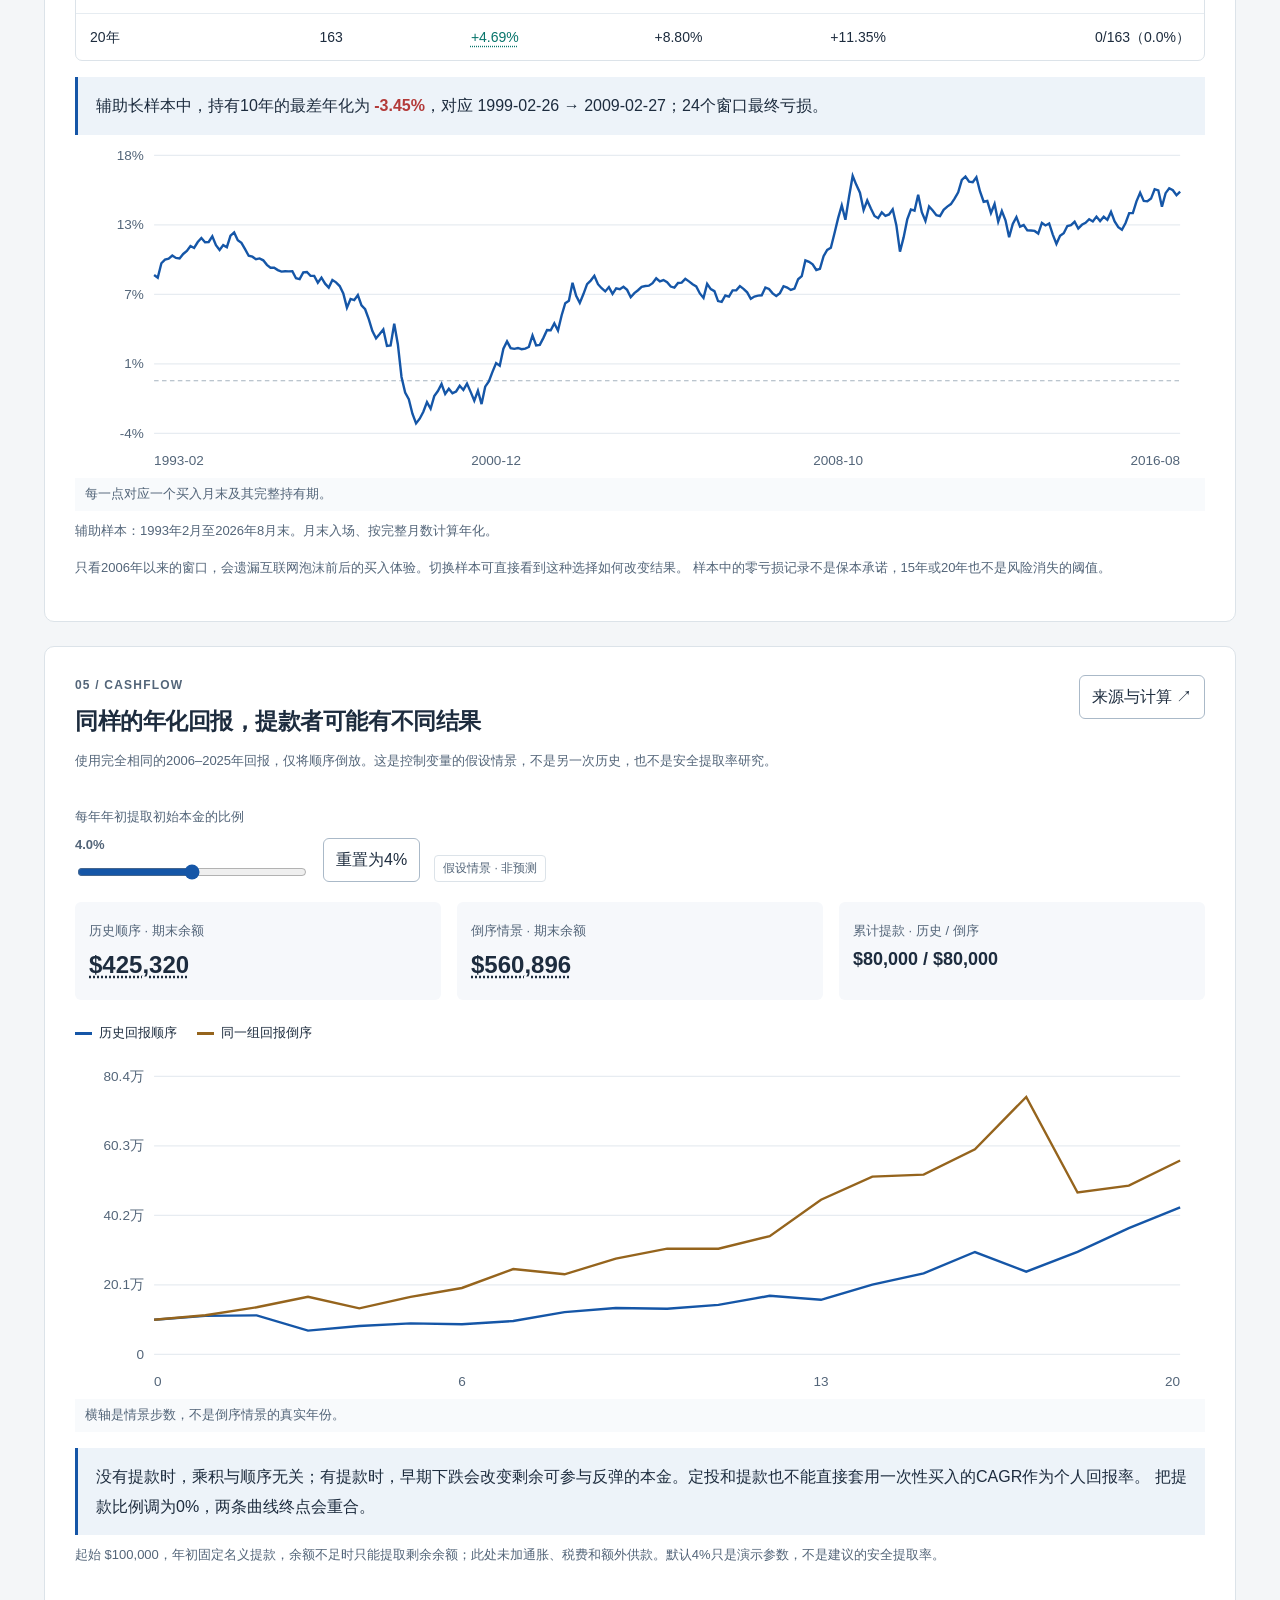
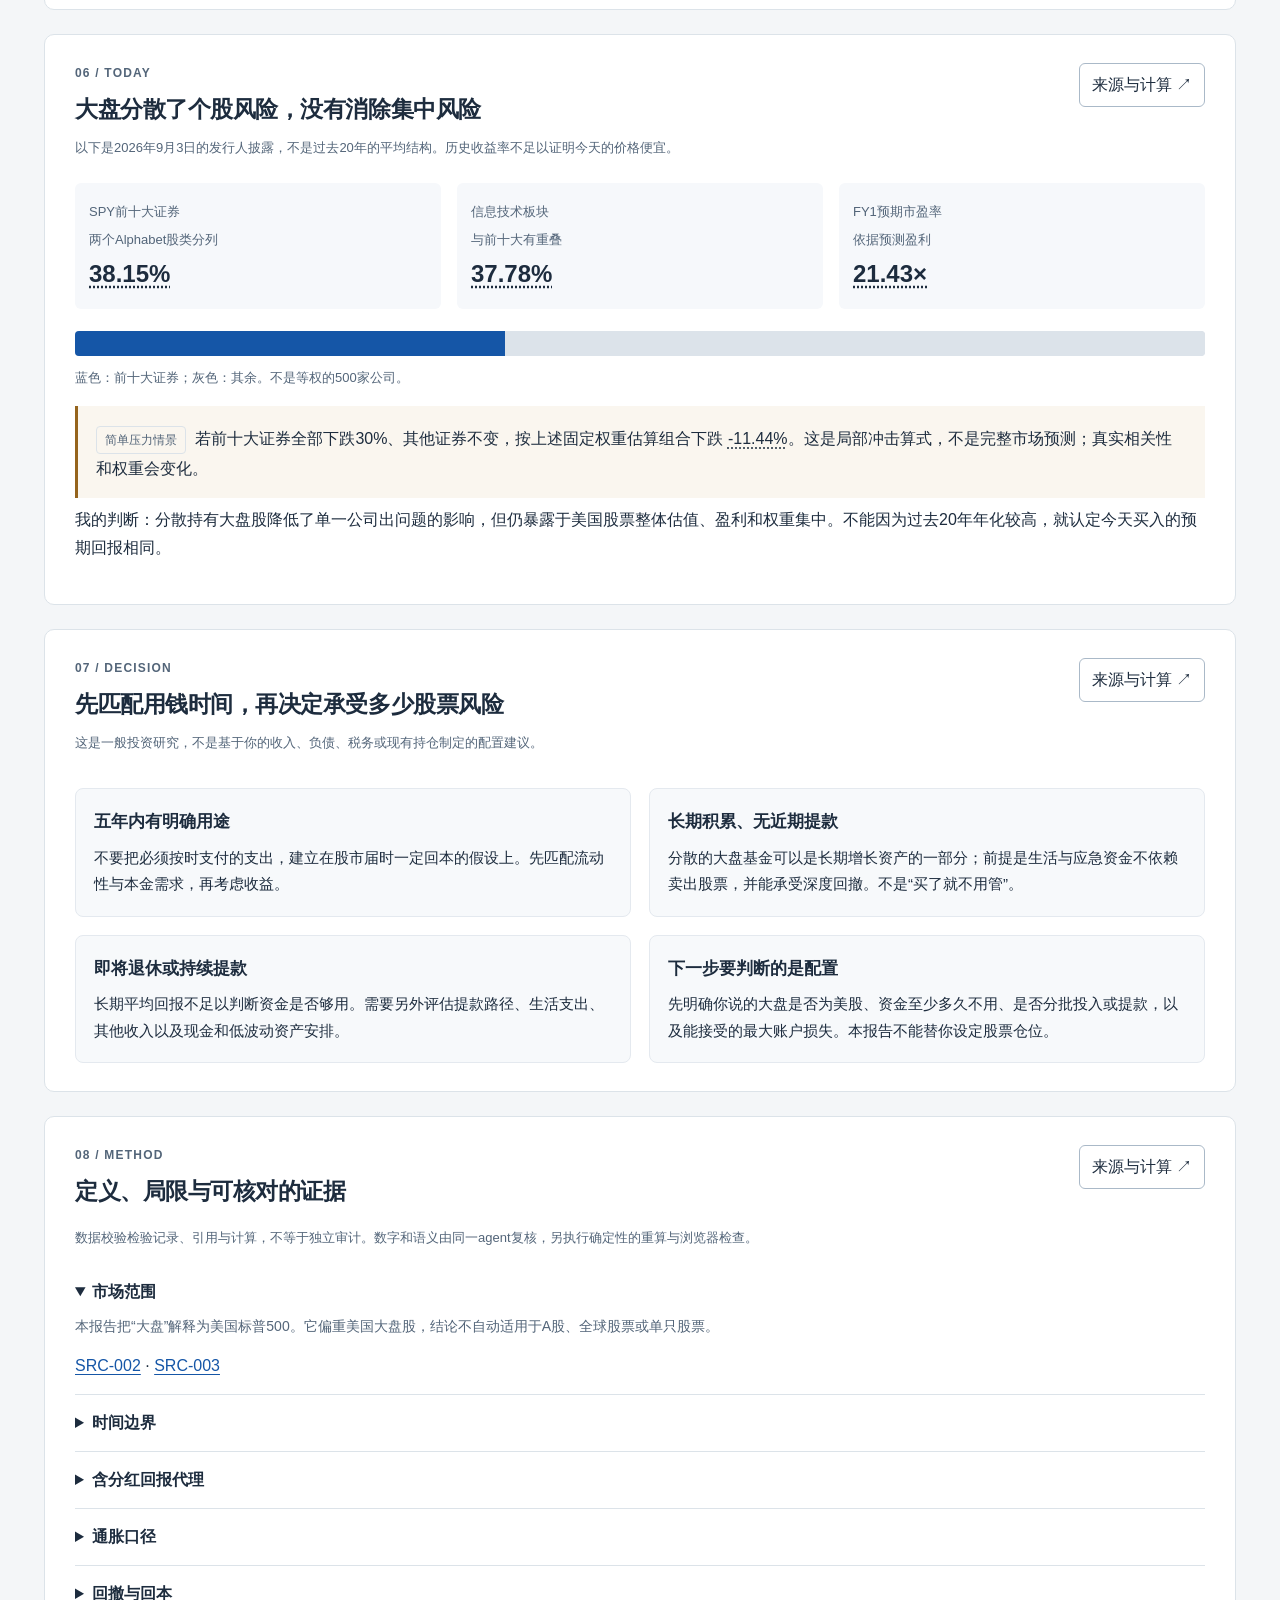
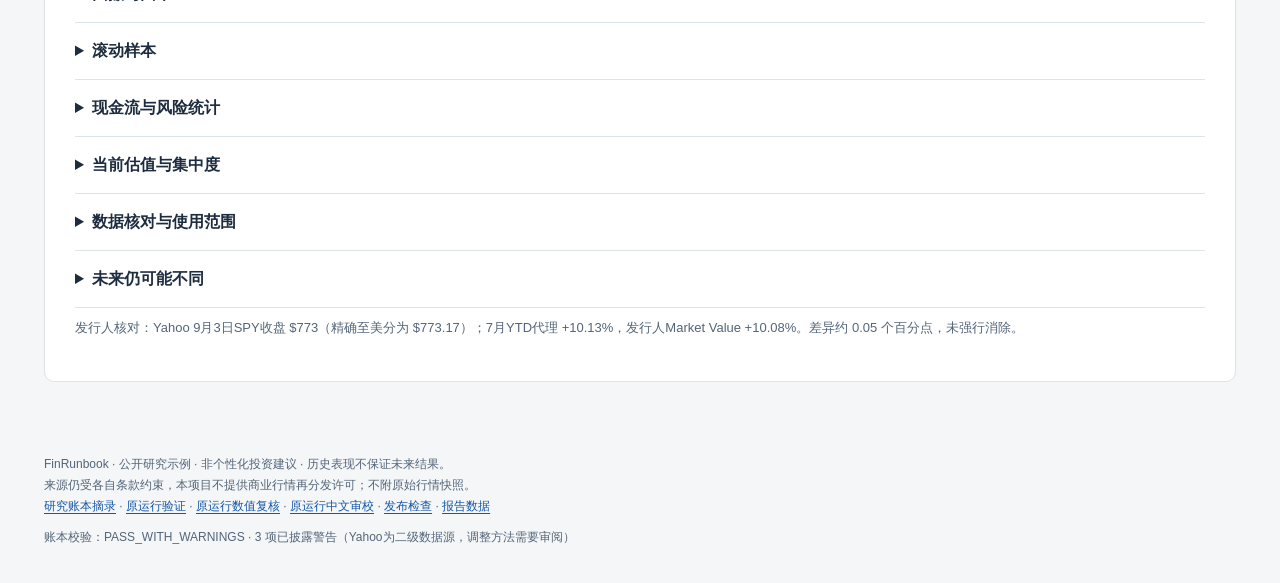
<file: examples/sp500-20year-return-risk/report/index.html>
<!doctype html>
<html lang="zh-CN"><head><meta charset="utf-8"><meta name="viewport" content="width=device-width,initial-scale=1"><meta name="color-scheme" content="light"><title>美股大盘20年收益与长期风险 · FinRunbook</title><link rel="stylesheet" href="style.css"></head>
<body><header><a class="brand" href="../../">FinRunbook <span>返回示例目录</span></a><nav aria-label="报告章节"><a href="#returns">收益</a><a href="#drawdowns">回撤</a><a href="#entry">买入时点</a><a href="#cashflow">现金流</a><a href="#today">当前风险</a><button id="sources-open">证据与来源</button></nav></header>
<main id="finrunbook-report"><p class="loading" role="status">正在载入本地研究数据…</p></main>
<footer>FinRunbook · 公开研究示例 · 非个性化投资建议 · 历史表现不保证未来结果。<br>来源仍受各自条款约束，本项目不提供商业行情再分发许可；不附原始行情快照。<br><a href="../research-record.json">研究账本摘录</a> · <a href="../validation.json">原运行验证</a> · <a href="../model-audit.json">原运行数值复核</a> · <a href="../editorial-review.json">原运行中文审校</a> · <a href="../publication-review.json">发布检查</a> · <a href="report-data.json">报告数据</a><span id="validation-state"></span></footer>
<dialog id="evidence-dialog"><div class="dialog-head"><h2 id="dialog-title">证据与计算</h2><button id="dialog-close" aria-label="关闭证据窗口">关闭 ×</button></div><div id="evidence-body"></div></dialog>
<script src="app.js"></script></body></html>
</file>
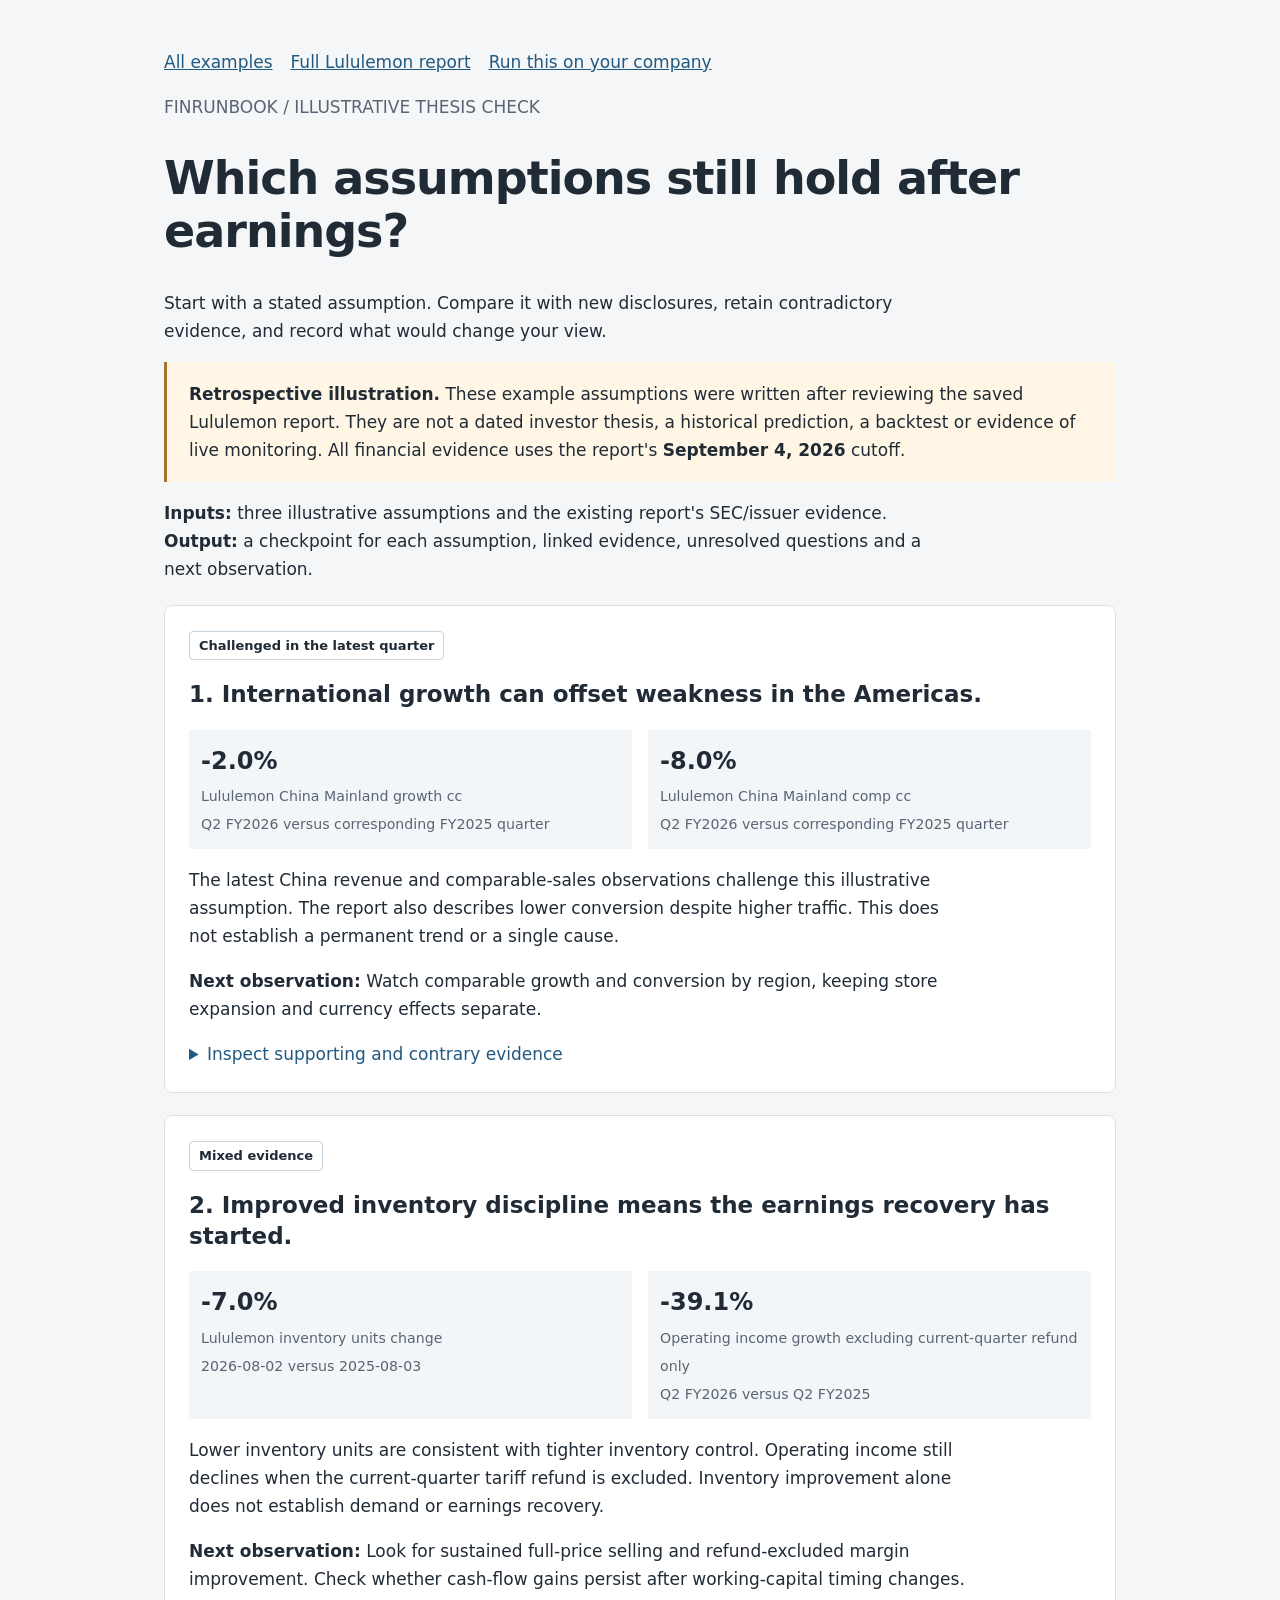
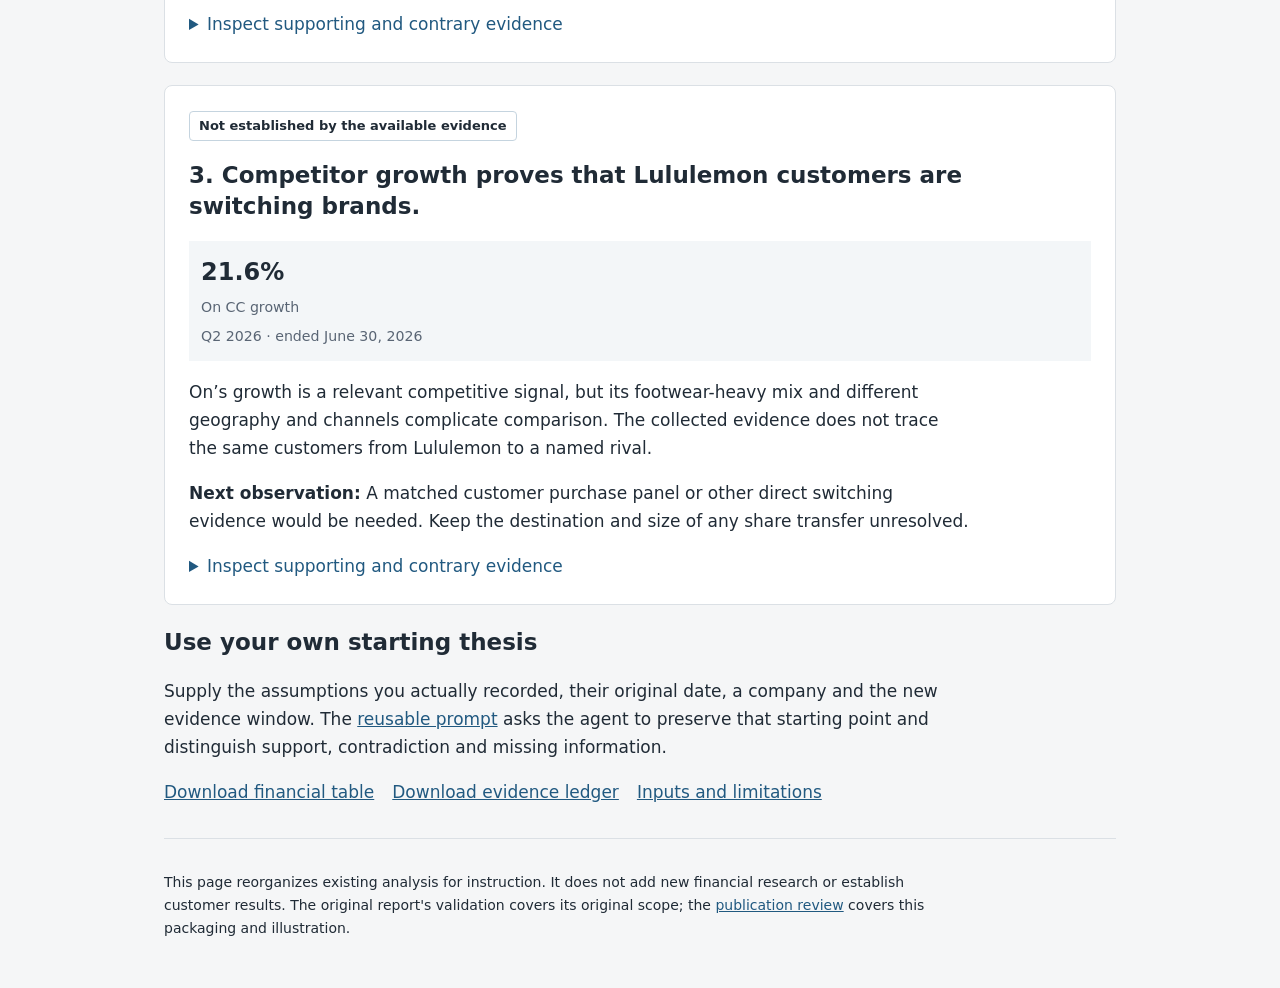
<file: examples/lululemon-earnings-update/thesis-check.html>
<!doctype html>
<html lang="en"><head><meta charset="utf-8"><meta name="viewport" content="width=device-width,initial-scale=1"><title>Check a thesis against evidence | FinRunbook</title>
<style>
*{box-sizing:border-box}body{margin:0;background:#f5f6f7;color:#202b36;font:17px/1.65 system-ui,sans-serif}main{max-width:1000px;margin:48px auto;padding:0 24px}a{color:#215980}h1{font-size:clamp(30px,5vw,46px);line-height:1.15;letter-spacing:-1px}h2{font-size:23px;line-height:1.35}p{max-width:780px}.muted,small{color:#596574}.notice{padding:18px 22px;background:#fff6e5;border-left:3px solid #a77627}.card{background:white;border:1px solid #dbe0e5;padding:24px;margin:22px 0;border-radius:8px}.status{display:inline-block;font-size:13px;font-weight:650;border:1px solid #c5d4df;padding:3px 9px;border-radius:4px}.metrics{display:flex;gap:16px;flex-wrap:wrap}.metric{flex:1;min-width:180px;padding:12px;background:#f3f6f8}.metric strong{font-size:24px;display:block}.source{font-size:14px;padding:12px 0;border-bottom:1px solid #e4e8eb;overflow-wrap:anywhere}summary{cursor:pointer;color:#215980}nav{display:flex;gap:18px;flex-wrap:wrap}a:focus-visible,summary:focus-visible{outline:3px solid #a77627;outline-offset:4px}footer{font-size:14px;margin-top:32px;border-top:1px solid #dbe0e5;padding-top:18px}@media(max-width:550px){main{margin:24px auto;padding:0 16px}.card{padding:18px}}@media print{details>*{display:block}body{background:white}.card{break-inside:avoid}}
</style></head><body><main>
<nav><a href="../index.html">All examples</a><a href="report/">Full Lululemon report</a><a href="thesis-prompt.txt">Run this on your company</a></nav>
<p class="muted">FINRUNBOOK / ILLUSTRATIVE THESIS CHECK</p>
<h1>Which assumptions still hold after earnings?</h1>
<p>Start with a stated assumption. Compare it with new disclosures, retain contradictory evidence, and record what would change your view.</p>
<div class="notice"><strong>Retrospective illustration.</strong> These example assumptions were written after reviewing the saved Lululemon report. They are not a dated investor thesis, a historical prediction, a backtest or evidence of live monitoring. All financial evidence uses the report's <strong>September 4, 2026</strong> cutoff.</div>
<p><strong>Inputs:</strong> three illustrative assumptions and the existing report's SEC/issuer evidence. <strong>Output:</strong> a checkpoint for each assumption, linked evidence, unresolved questions and a next observation.</p>
<div id="checks"><p>Loading the saved evidence…</p></div>
<noscript><p>Enable JavaScript to view the evidence cards, or open the <a href="report/report-data.json">saved data</a>.</p></noscript>
<h2>Use your own starting thesis</h2><p>Supply the assumptions you actually recorded, their original date, a company and the new evidence window. The <a href="thesis-prompt.txt">reusable prompt</a> asks the agent to preserve that starting point and distinguish support, contradiction and missing information.</p>
<nav><a href="earnings-update.csv" download>Download financial table</a><a href="report/report-data.json" download>Download evidence ledger</a><a href="README.md">Inputs and limitations</a></nav>
<footer><p>This page reorganizes existing analysis for instruction. It does not add new financial research or establish customer results. The original report's validation covers its original scope; the <a href="publication-review.json">publication review</a> covers this packaging and illustration.</p></footer>
</main><script src="thesis.js"></script></body></html>
</file>
<file: examples/gallery.css>
:root{color-scheme:light;--paper:#f8f8f4;--ink:#252d28;--muted:#626960;--line:#dcded5;--accent:#355748;--white:#fffefa}*{box-sizing:border-box}html{scroll-behavior:smooth;scroll-padding-top:28px}body{margin:0;background:var(--paper);color:var(--ink);font:16px/1.55 -apple-system,BlinkMacSystemFont,"Segoe UI","PingFang SC","Microsoft YaHei",sans-serif}a{color:inherit;text-underline-offset:4px}a:hover{color:var(--accent)}button,input,textarea{font:inherit}:focus-visible{outline:2px solid var(--accent);outline-offset:5px}[hidden]{display:none!important}.site-header,main,footer{max-width:1120px;margin:0 auto;padding:0 36px}.site-header{display:flex;align-items:center;justify-content:space-between;padding-top:29px;padding-bottom:26px;border-bottom:1px solid var(--line);font-size:13px}.wordmark{font-size:17px;font-weight:650;text-decoration:none;letter-spacing:-.5px}.wordmark span{font-weight:400;color:var(--muted)}nav{display:flex;gap:25px;align-items:center}nav a{text-decoration:none}.intro{padding:54px 0 38px}.eyebrow{font-size:10px;letter-spacing:1.6px;font-weight:650;color:var(--muted);margin:0 0 20px}h1{font-size:clamp(40px,5.3vw,64px);font-weight:500;line-height:1.07;letter-spacing:-2.8px;margin:0 0 23px}.intro>p:last-child{color:var(--muted);font-size:17px;line-height:1.6;margin:0}h2{font-size:34px;font-weight:500;line-height:1.17;letter-spacing:-1px;margin:0 0 15px}p{margin:0 0 15px}.question-tabs{display:grid;grid-template-columns:repeat(3,minmax(0,1fr));border-bottom:1px solid var(--line)}.question-tab{display:flex;gap:12px;align-items:flex-start;padding:20px 15px 23px 0;text-decoration:none;font-size:15px;line-height:1.4;color:var(--muted);border-top:1px solid var(--line)}.question-tab+.question-tab{padding-left:20px}.question-tab[aria-selected=true]{color:var(--ink);border-bottom:3px solid var(--accent);margin-bottom:-1px}.tab-number{font-size:10px;padding-top:4px;color:var(--muted)}.tab-arrow{margin-left:auto;font-size:17px}.result-panel{padding:30px 34px 0;background:var(--white);border:1px solid var(--line);border-top:0}.result-panel+.result-panel{margin-top:30px}.enhanced .result-panel{margin-top:0}.result-heading{display:flex;gap:16px;align-items:baseline;justify-content:space-between;margin-bottom:22px}.result-heading .eyebrow{margin:0}.cutoff{font-size:11px;color:var(--muted);margin:0;white-space:nowrap}.result-deck{color:var(--muted);max-width:740px;font-size:14px;margin-bottom:23px}.table-wrap{overflow-x:auto}table{border-collapse:collapse;width:100%;font-variant-numeric:tabular-nums;font-size:15px}caption{text-align:left;font-size:12px;padding:0 0 10px;font-weight:600}caption span{float:right;color:var(--muted);font-size:11px;font-weight:400}th,td{padding:12px 14px;border-bottom:1px solid var(--line);text-align:right;vertical-align:top}th:first-child{padding-left:0;text-align:left}td:last-child,th:last-child{padding-right:0}thead th{border-top:1px solid var(--line);font-size:11px;font-weight:500;color:var(--muted)}tbody th{font-size:13px;font-weight:500}small,table small{display:block;font-size:10px;color:var(--muted);font-weight:400;line-height:1.6}table small{margin-top:3px}.material-note{margin:19px 0 20px;font-size:12px;line-height:1.7;color:#51594f}.material-note strong{color:var(--ink);font-weight:600}.actions{display:flex;gap:24px;align-items:center;flex-wrap:wrap;margin:20px 0 25px;font-size:12px}.primary-action{display:inline-flex;gap:24px;align-items:center;justify-content:center;border:1px solid var(--accent);background:var(--accent);color:#fff!important;padding:11px 17px;text-decoration:none;cursor:pointer;font-size:12px;border-radius:2px;line-height:1.5}.primary-action:hover{background:#284536}.evidence{font-size:12px;border-top:1px solid var(--line);padding:15px 0 17px;color:var(--muted)}summary{cursor:pointer;color:var(--ink)}details p{margin:15px 0 10px}.evidence-links{display:flex;flex-wrap:wrap;gap:9px 22px;margin:12px 0}.cleaning-table td{text-align:left;font-size:12px}.cleaning-table th{width:38%}.cleaning-table thead th{text-align:left}.follow-up{font-size:13px;max-width:780px}.follow-up span{display:block;font-size:10px;letter-spacing:.7px;text-transform:uppercase;color:var(--muted);margin-bottom:5px}.adapt{display:grid;grid-template-columns:1fr 1.15fr;gap:70px;margin:70px 0 86px}.adapt h2{font-size:29px}.adapt p{font-size:14px;color:var(--muted)}.adapt .small-text{font-size:11px;margin-top:25px;max-width:320px}.setup-link{font-size:12px}.prompt-builder{border-left:1px solid var(--line);padding-left:30px;min-width:0}label{display:block;font-size:11px;margin:0 0 6px}label span{color:var(--muted);float:right;font-size:10px}input,textarea{display:block;width:100%;min-width:0;border:1px solid #cdd2c7;background:var(--white);padding:10px 12px;border-radius:2px;color:var(--ink);font-size:12px;margin-bottom:15px}textarea{resize:vertical;min-height:170px;line-height:1.65}.copy-row{display:flex;align-items:center;gap:17px}#copy-status{font-size:10px;color:var(--muted);max-width:215px}.section-heading{display:flex;gap:25px;justify-content:space-between;align-items:flex-end}.section-heading h2{font-size:31px;margin:0}.section-heading .eyebrow{margin-bottom:13px}.section-heading nav{font-size:12px;white-space:nowrap}.archive-intro{font-size:13px;color:var(--muted);margin:14px 0 30px}.language-heading{font-size:11px;letter-spacing:1px;font-weight:500;color:var(--muted);margin:30px 0 10px}.report-list article{display:grid;grid-template-columns:1fr 145px;gap:25px;border-top:1px solid var(--line);padding:21px 0}.report-list small{font-size:9px;letter-spacing:.65px;margin-bottom:6px}.report-list h3{font-size:18px;font-weight:500;letter-spacing:-.25px;line-height:1.45;margin:0 0 6px}.report-list h3 a{text-decoration:none}.report-list p{font-size:12px;color:var(--muted);margin:0}.report-list details{font-size:11px;padding-top:18px}.report-list details a{display:block;margin-top:9px}.report-list .warning{font-size:11px;margin-top:6px;color:#775d39}.thesis{border-top:1px solid var(--line);margin:55px 0;padding:29px 0 0;max-width:790px}.thesis .eyebrow{margin-bottom:13px}.thesis h2{font-size:24px}.thesis p:not(.eyebrow){font-size:13px;color:var(--muted)}.thesis>a{display:inline-block;font-size:12px;margin:2px 20px 15px 0}.thesis small{font-size:10px}footer{border-top:1px solid var(--line);padding-top:23px;padding-bottom:28px}footer p{font-size:10px;color:var(--muted);max-width:890px;line-height:1.7}footer>div{display:flex;gap:23px;font-size:11px;margin-top:19px}footer>div span{margin-left:auto;color:var(--muted)}
@media(max-width:760px){.site-header,main,footer{padding-left:22px;padding-right:22px}.site-header nav{gap:13px;font-size:11px}.wordmark{font-size:15px}.intro{padding-top:32px;padding-bottom:27px}h1{letter-spacing:-1.8px}.question-tab{font-size:12px;gap:6px;padding:15px 8px 17px 0}.question-tab+.question-tab{padding-left:9px}.tab-arrow{display:none}.result-panel{padding:21px 20px 0}.result-heading{display:block;margin-bottom:17px}.cutoff{margin-top:8px;font-size:10px}h2{font-size:27px}.result-deck{font-size:13px}.adapt{gap:30px;grid-template-columns:1fr;margin:45px 0 58px}.adapt .small-text{max-width:none;margin-top:12px}.prompt-builder{padding:0;border:0}.section-heading{display:block}.section-heading nav{margin-top:17px}.report-list article{grid-template-columns:1fr;gap:0}.report-list details{padding-top:10px}.report-list details a{display:inline-block;margin-right:15px}.cleaning-table{min-width:570px}.actions{gap:15px}.copy-row{align-items:flex-start}.wide-only{display:none}caption span{float:none;display:block;margin-top:3px}table{font-size:14px}th,td{padding:10px 7px}thead th{font-size:10px}.thesis{margin-top:35px}}
@media(prefers-reduced-motion:reduce){html{scroll-behavior:auto}}
@media(max-width:480px){.intro{padding-top:24px;padding-bottom:20px}.intro .eyebrow{margin-bottom:13px}.intro h1{font-size:34px;margin-bottom:16px}.intro>p:last-child{font-size:15px}.result-panel h2{font-size:25px}.result-deck{margin-bottom:16px}}
#prompt-form{display:none}.enhanced #prompt-form{display:block}
</file>
<file: examples/financial-data-cleaning/style.css>
:root{color-scheme:light;--ink:#262a2a;--muted:#626a66;--line:#d9ddd6;--accent:#305c51;--paper:#faf9f6}*{box-sizing:border-box}body{margin:0;background:var(--paper);color:var(--ink);font:16px/1.6 -apple-system,BlinkMacSystemFont,"Segoe UI",Arial,sans-serif}main{max-width:1180px;margin:34px auto;padding:0 28px}a{color:var(--accent);text-underline-offset:3px}nav{display:flex;justify-content:space-between;flex-wrap:wrap;gap:16px;font-size:13px}nav span{color:var(--muted);letter-spacing:.7px}header{max-width:840px;margin:52px 0 30px}h1{font-size:44px;line-height:1.15;letter-spacing:-1.2px;font-weight:550;margin:0 0 20px}h2{font-size:27px;line-height:1.3;font-weight:550;margin:36px 0 12px}h3{font-size:23px;line-height:1.35;font-weight:550;margin:0 0 16px}h4{font-size:16px;font-weight:600;margin:24px 0 10px}.intro{font-size:19px}.muted,.boundary,footer{color:var(--muted)}.boundary{border-left:3px solid #adbdb3;padding:1px 20px;margin:30px 0 42px;font-size:14px;max-width:950px}.boundary p:empty{display:none}.filters{display:flex;flex-wrap:wrap;gap:8px;margin:20px 0 28px}button{font:inherit;font-size:14px;cursor:pointer;background:transparent;color:var(--accent);border:1px solid #abbcb3;border-radius:2px;padding:9px 14px}button[aria-pressed="true"]{background:var(--accent);color:#fff;border-color:var(--accent)}:focus-visible{outline:3px solid #719f90;outline-offset:4px}.case{border-top:1px solid var(--line);padding:30px 0 40px}.case[hidden]{display:none}.case-number{font-size:12px;color:var(--muted);letter-spacing:.7px;margin:0 0 8px}.case-context{display:grid;grid-template-columns:80px 1fr;gap:8px 16px;max-width:940px;margin-bottom:24px}.case-context dt{color:var(--muted);font-size:14px}.case-context dd{margin:0}.table-wrap{overflow-x:auto;border:1px solid var(--line);background:#fff}table{border-collapse:collapse;width:100%;font-size:14px;text-align:left}caption{text-align:left;padding:12px 14px;color:var(--muted);font-size:13px;border-bottom:1px solid var(--line)}th{font-weight:550;color:var(--muted);background:#f3f4ef}th,td{padding:12px 14px;vertical-align:top;border-bottom:1px solid #e7e9e3}tbody:last-child tr:last-child td{border-bottom:0}.metric{min-width:170px}.value{white-space:nowrap;font-variant-numeric:tabular-nums}.period{min-width:145px}.scope{min-width:180px}.row-label,.subvalue{display:block;font-size:12px;color:var(--muted);margin-top:3px}.evidence-row td{padding-top:0}.evidence-row details{border:0;padding:0;font-size:13px}summary{cursor:pointer;color:var(--accent);width:fit-content}details p{margin:10px 0}.evidence-grid{display:grid;grid-template-columns:100px 1fr;gap:6px 12px;margin:12px 0;overflow-wrap:anywhere}.evidence-grid dt{color:var(--muted)}.evidence-grid dd{margin:0}.source-item{border-top:1px solid #e7e9e3;padding:8px 0;margin-top:8px}.source-item p{margin:4px 0}.source-item ul{margin:4px 0;padding-left:22px}.exceptions{border-left:3px solid #bdab80;padding:0 18px;margin-top:24px}.exceptions h4{margin:0 0 8px}.exceptions ul{padding-left:20px}.exceptions li{margin:12px 0}.exceptions p{margin:4px 0}.status{font-size:12px;color:var(--muted)}.downloads{border-top:1px solid var(--line);padding-top:8px}.download-links{display:flex;flex-wrap:wrap;gap:10px 24px;margin:24px 0}details{border-top:1px solid var(--line);padding:16px 0}#dictionary{display:grid;grid-template-columns:minmax(110px,180px) 1fr;gap:8px 18px;font-size:14px}#dictionary dt{font-weight:550;overflow-wrap:anywhere}#dictionary dd{margin:0}footer{border-top:1px solid var(--line);margin-top:36px;padding:20px 0;font-size:13px}#load-status:empty{display:none}@media(max-width:640px){main{padding:0 18px;margin-top:24px}header{margin-top:34px}h1{font-size:34px}.intro{font-size:17px}.case-context{grid-template-columns:1fr;gap:4px}.case-context dd{margin-bottom:10px}.filters{gap:7px}button{padding:9px 11px}.evidence-grid{grid-template-columns:1fr;gap:2px}.evidence-grid dd{margin-bottom:8px}#dictionary{grid-template-columns:1fr;gap:3px}#dictionary dd{margin-bottom:12px}}
</file>
<file: examples/ai-industry-value-chain/report/style.css>
:root{--paper:#f6f5f0;--white:#fff;--ink:#172c39;--muted:#5d6c75;--line:#d8dedb;--teal:#087f78;--blue:#3869ac;--purple:#7b58a3;--red:#ad5350;--soft:#eaf2ed;--mono:ui-monospace,SFMono-Regular,Consolas,monospace;--hardware:#087f78;--cloud:#3869ac;--model:#7b58a3;--application:#ad7025;--distribution:#75685c}
*{box-sizing:border-box}html{scroll-behavior:smooth;scroll-padding-top:94px}body{margin:0;color:var(--ink);background:var(--paper);font:16px/1.7 -apple-system,BlinkMacSystemFont,"Segoe UI","PingFang SC","Microsoft YaHei",sans-serif;-webkit-font-smoothing:antialiased}button,input,select{font:inherit}button,a,select,input{touch-action:manipulation}button,select{cursor:pointer}button{border:1px solid var(--line);border-radius:5px;color:var(--ink);background:var(--white);padding:7px 12px}button:hover{border-color:var(--teal);background:#edf5f1}button:focus-visible,a:focus-visible,select:focus-visible,input:focus-visible{outline:3px solid #51a599;outline-offset:3px}a{color:inherit;text-decoration:none}p{margin:0 0 16px}h1,h2,h3,h4{line-height:1.35;letter-spacing:-.025em;margin:0}h1{font-size:clamp(34px,4.1vw,56px);font-weight:650;max-width:880px}h2{font-size:29px;font-weight:650}h3{font-size:20px}small,.muted{color:var(--muted)}.skip{position:fixed;top:-60px;background:var(--ink);color:white;z-index:100;padding:10px}.skip:focus{top:0}.topbar{min-height:76px;position:sticky;top:0;z-index:15;display:flex;align-items:center;justify-content:space-between;padding:14px 34px;background:rgba(246,245,240,.97);border-bottom:1px solid var(--line);gap:12px}.brand{display:flex;align-items:center;gap:9px;font-size:20px;font-weight:700;letter-spacing:-.6px;white-space:nowrap}.brand-icon{background:var(--ink);color:var(--paper);font:600 25px Georgia,serif;width:30px;height:32px;display:grid;place-items:center;border-radius:3px}.brand-sub{font-size:12px;font-weight:500;color:var(--muted);border-left:1px solid var(--line);padding-left:11px;margin-left:9px}.top-actions{display:flex;gap:8px;font-size:13px}.shell{display:grid;grid-template-columns:190px minmax(0,1fr);max-width:1600px;margin:auto}.rail{height:calc(100vh - 76px);position:sticky;top:76px;border-right:1px solid var(--line);padding:32px 20px 25px 30px;display:flex;flex-direction:column}.rail-title{font-family:var(--mono);font-size:12px;letter-spacing:.07em;line-height:1.8}.rail-title span{color:var(--muted)}.rail nav{display:flex;flex-direction:column;gap:5px;margin-top:34px}.rail nav a{padding:9px 0;font-size:11px;color:#7f8b90;display:flex;gap:12px}.rail nav a span{font-size:14px;color:var(--ink)}.rail nav a.active,.rail nav a.active span{color:var(--teal)}.rail nav a.active span{font-weight:650}.rail-foot{margin-top:auto;font-size:11px;line-height:1.9;color:var(--muted)}main{min-width:0;padding:42px 46px 60px}section{padding:35px 0 46px;border-bottom:1px solid var(--line)}section:first-child{padding-top:0}.eyebrow{font:11px/1.6 var(--mono);letter-spacing:.12em;color:var(--teal);text-transform:uppercase}.edition{display:flex;justify-content:space-between;gap:15px;margin-bottom:26px}.edition .muted{font:11px/1.6 var(--mono)}.hero-summary{font-size:17px;line-height:1.9;color:#415561;max-width:940px;margin:24px 0}.hero-meta{display:flex;gap:8px;flex-wrap:wrap;margin:20px 0 30px}.tag{font-size:11px;padding:3px 8px;border:1px solid var(--line);border-radius:3px;color:var(--muted);background:rgba(255,255,255,.45)}.tag.opinion{border-color:#cbbada;color:#725687}.metrics{display:grid;grid-template-columns:repeat(3,1fr);gap:1px;border:1px solid var(--line);background:var(--line);border-radius:6px;overflow:hidden}.metric{padding:22px;background:var(--white);text-align:left;border:none;border-radius:0}.metric:hover{background:#f2f7f3}.metric .label{display:block;font-size:13px}.metric .value{font:500 clamp(25px,3vw,37px)/1.6 var(--mono);letter-spacing:-1.4px;display:block}.metric small{display:block;font-size:11px}.unit{font-size:13px;letter-spacing:0;color:var(--muted);margin-left:6px}.section-head{display:flex;align-items:start;justify-content:space-between;gap:16px;margin-bottom:20px}.section-head h2{margin-top:5px}.intro{color:var(--muted);max-width:960px;margin:14px 0 24px}.ref{font-size:11px;white-space:nowrap;padding:4px 9px;background:transparent}.chain{display:grid;grid-template-columns:repeat(5,minmax(0,1fr));gap:11px;margin:28px 0 14px}.chain-node{position:relative;text-align:left;padding:15px 12px;min-height:133px;border-top:3px solid var(--layer);background:white}.chain-node:not(:last-child):after{content:'→';position:absolute;right:-15px;top:45px;color:#859994;z-index:2;background:var(--paper);font-size:17px}.chain-node small{font-size:10px;display:block;letter-spacing:.05em;color:var(--layer)}.chain-node strong{display:block;font-size:17px;margin:7px 0}.chain-node span{display:block;font-size:11px;line-height:1.6;color:var(--muted)}.flow-detail{padding:17px 20px;border-left:3px solid var(--teal);background:var(--soft);font-size:14px;display:flex;gap:20px;align-items:center;justify-content:space-between}.flow-detail p{margin:4px 0 0;font-size:13px}.flow-list{display:grid;grid-template-columns:repeat(2,1fr);gap:10px;margin:17px 0}.flow-row{background:white;border:1px solid var(--line);padding:14px 16px;font-size:13px}.flow-row:last-child{grid-column:1/-1;border-style:dashed}.flow-row small{display:block;margin:5px 0 8px;font-size:12px}.notice{font-size:12px;background:#f0efe7;border:1px solid #deded0;padding:13px 16px;line-height:1.8;color:#59645f}.controls{display:flex;gap:12px;flex-wrap:wrap;align-items:end;background:#ecede7;padding:15px 17px;border:1px solid var(--line);border-radius:5px}.control{display:flex;flex-direction:column;gap:5px;min-width:150px}.control label{font-size:11px;color:var(--muted)}select{border:1px solid #bac7c1;padding:8px 30px 8px 10px;border-radius:4px;background:white;color:var(--ink);max-width:100%;font-size:13px}.filter-summary{font-size:12px;margin:13px 0;color:var(--muted)}.compare-layout{display:grid;grid-template-columns:minmax(0,1.7fr) minmax(260px,1fr);gap:18px;margin-top:15px}.panel{background:white;border:1px solid var(--line);border-radius:5px;padding:22px;min-width:0}.panel-top{display:flex;justify-content:space-between;gap:10px;align-items:start}.panel h3{font-size:17px}.panel-sub{font-size:11px;margin:6px 0 18px;color:var(--muted)}.scatter{width:100%;display:block;overflow:visible}.scatter text,.trend text{font-family:inherit;font-size:10px;fill:var(--muted)}.scatter .dot{cursor:pointer}.scatter .dot:focus{outline:2px solid var(--ink)}.legend{display:flex;flex-wrap:wrap;gap:12px;font-size:11px;margin:12px 0 0}.legend span:before{content:'';display:inline-block;width:7px;height:7px;border-radius:50%;background:var(--c);margin-right:5px}.company-note{font-size:13px;line-height:1.8}.company-note h4{font-size:22px;margin:10px 0 5px}.company-note .basis{background:var(--paper);padding:9px 10px;font-size:11px;margin:12px 0}.company-note .risk{color:var(--muted);border-top:1px solid var(--line);padding-top:12px}.company-note .m-label{font-size:10px;letter-spacing:.06em;color:var(--teal);margin:15px 0 5px}.table-wrap{overflow:auto;border:1px solid var(--line);border-radius:5px;margin:20px 0;background:white}table{border-collapse:collapse;width:100%;font-size:12px;white-space:nowrap}thead{background:#edf0eb;text-align:left}th,td{padding:12px 14px;border-bottom:1px solid #e4e8e3}th{font-size:11px;color:#53625f;font-weight:500}td.numeric,th.numeric{text-align:right;font-variant-numeric:tabular-nums;font-family:var(--mono)}td strong{font-size:13px}.metric-link{border:0;padding:0;background:none;font-family:var(--mono);font-size:12px;text-decoration:underline;text-decoration-style:dotted;text-underline-offset:4px}.metric-link:hover{background:transparent;color:var(--teal)}.table-company{border:0;padding:0;font-size:13px;font-weight:650;background:transparent}.table-wrap tr:hover td{background:#f4f8f4}.period-cell{font-size:11px}.period-cell small{display:block;font-size:10px}.missing{color:#8c969d}.negative{color:var(--red)}.trend-layout{display:grid;grid-template-columns:minmax(0,1.35fr) minmax(230px,1fr);gap:20px}.trend{width:100%;height:auto;display:block}.history-values{display:grid;grid-template-columns:repeat(3,1fr);gap:12px;font-size:12px}.history-values div{border-top:2px solid #91bab3;padding:10px 0}.history-values strong{font:18px/1.8 var(--mono);display:block}.history-values small{font-size:10px;display:block}.kpis{display:grid;grid-template-columns:repeat(4,1fr);gap:10px;margin-top:18px}.kpi{background:white;border:1px solid var(--line);padding:15px;font-size:11px;text-align:left}.kpi strong{font:20px/1.6 var(--mono);display:block;margin:5px 0}.kpi .company{color:var(--teal)}.kpi small{display:block;font-size:10px;line-height:1.7;margin-top:6px}.views{display:grid;grid-template-columns:repeat(2,1fr);gap:18px;margin-top:25px}.view{border-left:3px solid var(--layer);padding:2px 0 3px 16px}.view h3{font-size:16px;margin:6px 0 10px}.view p{font-size:13px;color:#455962;margin-bottom:8px}.view .watch{font-size:12px;color:var(--muted)}.models-grid{display:grid;grid-template-columns:repeat(2,1fr);gap:17px}.model-card{border:1px solid var(--line);background:white;padding:22px;border-radius:5px}.model-card h3{font-size:22px}.model-card .position{font-size:11px;color:var(--purple);margin:8px 0 16px}.model-metric{display:flex;align-items:center;justify-content:space-between;gap:15px;font-size:12px;border-top:1px solid var(--line);padding:11px 0}.model-metric button{border:0;background:none;font:14px/1.6 var(--mono);padding:0;text-align:right;color:var(--ink)}.model-boundary{font-size:12px;color:var(--muted);margin:12px 0}.cash-grid{display:grid;grid-template-columns:repeat(4,1fr);gap:13px}.cash-card{border:1px solid var(--line);padding:20px 16px;background:white;border-radius:5px}.cash-card h3{font-size:17px}.cash-measure{margin-top:17px}.cash-label{display:flex;justify-content:space-between;font-size:11px;margin:0 0 5px}.cash-label button{font:12px var(--mono);padding:0;border:0;background:none}.track{height:7px;background:#edf0eb;border-radius:2px;overflow:hidden}.fill{height:100%;background:var(--teal)}.fill.capex{background:#c7a36a}.cash-left{border-top:1px solid var(--line);margin-top:20px;padding-top:14px}.cash-left span{font-size:11px;display:block;color:var(--muted)}.cash-left button{padding:0;border:0;background:none;font:25px/1.5 var(--mono)}.cash-card small{font-size:10px;display:block;margin-top:8px}.cash-bottom{display:grid;grid-template-columns:1fr 1fr;gap:17px;margin-top:18px;font-size:13px}.cash-bottom strong{font-family:var(--mono)}.tabs{display:flex;gap:7px;flex-wrap:wrap;margin-bottom:18px}.tabs button{font-size:12px}.tabs button.active{background:var(--ink);color:white;border-color:var(--ink)}.bridge-main{display:grid;grid-template-columns:minmax(0,1.6fr) minmax(200px,1fr);gap:30px;align-items:start}.bridge-row{display:grid;grid-template-columns:140px minmax(0,1fr) 78px;gap:12px;align-items:center;font-size:12px;margin:14px 0}.bridge-bar{height:13px;background:var(--teal);min-width:2px}.bridge-bar.loss{background:#bf8580}.bridge-bar.neutral{background:#a9b6bd}.bridge-amount{font:12px var(--mono);text-align:right}.bridge-total{border-top:1px solid var(--line);margin-top:18px;padding-top:15px;display:flex;align-items:center;justify-content:space-between;font-size:13px}.bridge-total strong{font:24px var(--mono)}.bridge-copy{font-size:13px;line-height:1.85}.bridge-copy .period{font:11px var(--mono);color:var(--muted);margin:13px 0}.outlook-grid{display:grid;grid-template-columns:repeat(3,1fr);gap:15px;margin:20px 0}.outlook-card{padding:20px;border:1px solid var(--line);background:white}.outlook-card h3{font-size:18px}.outlook-card p{font-size:13px;margin:12px 0}.outlook-card dt{font-size:10px;color:var(--teal);margin-top:14px}.outlook-card dd{margin:4px 0;font-size:12px;color:var(--muted)}.scenario{background:#eaf0ec;border:1px solid #c9d6cc;padding:26px;border-radius:5px}.scenario-grid{display:grid;grid-template-columns:1fr 1fr;gap:35px;margin-top:22px}.slider-row{margin:13px 0 23px}.slider-row label{display:flex;justify-content:space-between;font-size:12px;align-items:center}.slider-row output{font:14px var(--mono);color:var(--teal)}input[type=range]{width:100%;accent-color:var(--teal);margin-top:12px}.scenario-results{background:white;padding:20px;border-radius:5px}.scenario-value{display:flex;justify-content:space-between;font-size:13px;align-items:center;padding:12px 0;border-bottom:1px solid var(--line)}.scenario-value strong{font:24px var(--mono)}.scenario-explain{font-size:12px;color:var(--muted);margin-top:15px;line-height:1.9}.scenario .notice{margin-top:20px;background:rgba(255,255,255,.55)}.methods{display:grid;grid-template-columns:repeat(2,1fr);gap:14px}.methods details{border:1px solid var(--line);padding:15px 17px;background:white}.methods summary{cursor:pointer;font-size:13px;font-weight:600}.methods details p{font-size:12px;margin:12px 0 0;color:var(--muted)}.provenance-footer{border-top:1px solid var(--line);margin-top:25px;padding-top:25px;display:flex;justify-content:space-between;gap:20px;font-size:11px;color:var(--muted)}.provenance-footer a{text-decoration:underline}.footer-actions{display:flex;align-items:start;gap:10px}.footer-actions a{white-space:nowrap}dialog{position:fixed;left:auto;right:0;top:0;bottom:0;margin:0;max-height:100%;height:100dvh;width:min(700px,96vw);max-width:96vw;border:0;border-left:1px solid var(--line);padding:0;color:var(--ink);background:var(--paper);box-shadow:-10px 0 80px #142c3930}dialog::backdrop{background:rgba(20,40,50,.28)}.dialog-top{position:sticky;top:0;padding:23px 28px;background:var(--paper);border-bottom:1px solid var(--line);display:flex;justify-content:space-between;gap:15px;z-index:1}.dialog-top h2{font-size:23px;margin-top:3px}.dialog-top button{height:35px}#evidence-content{padding:22px 28px}.source-search{width:100%;border:1px solid #b9c5bf;background:white;padding:11px 13px;border-radius:4px;font-size:13px}.source-list{margin-top:18px}.source-card,.fact-card{background:white;border:1px solid var(--line);padding:17px;margin:12px 0;word-break:break-word;font-size:12px}.source-card .id,.fact-card .id{font:10px var(--mono);color:var(--teal)}.source-card h3,.fact-card h3{font-size:15px;margin:7px 0}.source-card a,.fact-card a{color:var(--blue);text-decoration:underline;text-underline-offset:3px}.source-card p,.fact-card p{font-size:12px;margin:7px 0}.fact-value{font:19px var(--mono);margin:12px 0}.fact-meta{font-size:11px;color:var(--muted)}.evidence-quote{padding:12px;background:var(--paper);font-size:11px;white-space:pre-wrap;word-break:break-word;margin-top:10px}.formula{background:#eef3ef;padding:12px;font:12px/1.8 var(--mono);overflow-wrap:anywhere}.formula button{font:11px var(--mono);padding:2px 4px}.evidence-section-label{font:11px var(--mono);margin-top:20px;color:var(--muted)}#toast{position:fixed;bottom:20px;left:50%;transform:translateX(-50%);background:var(--ink);color:white;padding:12px 20px;border-radius:5px;font-size:12px;z-index:60;opacity:0;pointer-events:none;transition:opacity .2s}.loading{padding:90px 0;text-align:center;color:var(--muted)}.error{padding:35px;color:var(--red)}
@media(min-width:1550px){main{padding:46px 65px 65px}}
@media(max-width:1150px){.shell{grid-template-columns:155px minmax(0,1fr)}.rail{padding-left:20px;padding-right:12px}main{padding:32px 25px}.compare-layout{grid-template-columns:1fr}.company-note{display:grid;grid-template-columns:1fr 1fr;gap:15px}.company-note .risk{border-top:0;padding-top:0}.kpis{grid-template-columns:repeat(2,1fr)}.cash-grid{grid-template-columns:repeat(2,1fr)}.chain{gap:8px}.chain-node{padding:12px 9px}.chain-node strong{font-size:15px}}
@media(max-width:760px){.topbar{padding:12px 17px;min-height:66px}.brand{font-size:18px}.brand-sub{display:none}.top-actions{gap:5px}.top-actions button{font-size:11px;padding:7px}.shell{display:block}.rail{position:sticky;top:66px;height:auto;padding:0 15px;border-right:0;border-bottom:1px solid var(--line);background:var(--paper);z-index:12;display:block}.rail-title,.rail-foot{display:none}.rail nav{flex-direction:row;overflow:auto;gap:16px;margin:0;scrollbar-width:none}.rail nav a{white-space:nowrap;gap:5px;padding:10px 0;font-size:9px}.rail nav a span{font-size:11px}main{padding:27px 18px 45px}html{scroll-padding-top:125px}.edition{margin-bottom:21px}.edition .muted{font-size:9px}.eyebrow{font-size:10px}h1{font-size:35px;line-height:1.3}h2{font-size:24px}.hero-summary{font-size:15px}.hero-meta{margin-bottom:23px}.metrics{grid-template-columns:1fr}.metric{padding:15px 18px;display:grid;grid-template-columns:1fr auto;align-items:center}.metric .value{font-size:28px;grid-row:1/3;grid-column:2}.metric .label{font-size:12px}.metric small{font-size:10px}.intro{font-size:14px}.chain{grid-template-columns:1fr;gap:9px}.chain-node{min-height:0;display:grid;grid-template-columns:62px 80px 1fr;align-items:center;padding:12px;gap:6px;border-top:1px solid var(--line);border-left:3px solid var(--layer)}.chain-node strong{margin:0}.chain-node small{font-size:9px}.chain-node span{font-size:10px}.chain-node:not(:last-child):after{content:'↓';right:20px;top:auto;bottom:-16px;font-size:14px;line-height:16px}.flow-detail{display:block;font-size:13px;padding:14px}.flow-detail .ref{margin-top:10px}.flow-list{grid-template-columns:1fr}.flow-row:last-child{grid-column:auto}.controls{padding:12px;gap:10px}.control{min-width:0;flex:1 1 40%}.control select{font-size:12px;width:100%}.filter-summary{font-size:11px}.panel{padding:16px}.company-note{display:block}.trend-layout{grid-template-columns:1fr}.history-values{gap:10px}.views,.models-grid{grid-template-columns:1fr}.kpis{gap:8px}.kpi{padding:12px}.kpi strong{font-size:18px}.cash-grid{gap:9px}.cash-card{padding:16px 12px}.cash-card h3{font-size:15px}.cash-left button{font-size:22px}.cash-bottom{grid-template-columns:1fr}.bridge-main{grid-template-columns:1fr;gap:18px}.bridge-row{grid-template-columns:108px minmax(0,1fr) 64px;gap:8px;font-size:11px}.bridge-amount{font-size:11px}.outlook-grid{grid-template-columns:1fr}.scenario{padding:18px}.scenario-grid{grid-template-columns:1fr;gap:10px}.methods{grid-template-columns:1fr}.provenance-footer{flex-direction:column}.dialog-top{padding:19px}#evidence-content{padding:18px}.section-head .ref{font-size:10px}.legend{gap:8px;font-size:10px}section{padding:30px 0}.section-head{gap:10px}.scenario-value strong{font-size:22px}}
@media print{body{font-size:11px;background:white;-webkit-print-color-adjust:exact;print-color-adjust:exact}.topbar,.rail,.controls,.ref,.tabs,.footer-actions,.skip,dialog,#toast{display:none!important}.shell{display:block;max-width:none}main{padding:0}.metrics,.models-grid,.views,.cash-grid,.outlook-grid{break-inside:avoid}section{break-before:page;padding:20px 0}section:first-child{break-before:auto}h1{font-size:34px}h2{font-size:23px}.scenario-grid,.compare-layout,.bridge-main{grid-template-columns:1fr 1fr}.table-wrap{overflow:visible}th,td{padding:7px 9px}a[href^=http]:after{content:' [' attr(href) ']';font-size:8px;overflow-wrap:anywhere}.model-card,.panel,.cash-card{break-inside:avoid}.methods details p{display:block}button{color:inherit}.edition{margin-bottom:15px}}
</file>
<file: examples/apple-business-quality/report/style.css>
:root{--ink:#192b3a;--muted:#586979;--line:#d9e2e9;--paper:#fff;--bg:#f2f5f7;--blue:#155c91;--teal:#087c76;--gold:#a56214;--red:#a13f3f}*{box-sizing:border-box}html{scroll-behavior:smooth;scroll-padding-top:74px}body{margin:0;background:var(--bg);color:var(--ink);font:16px/1.55 -apple-system,BlinkMacSystemFont,"Segoe UI",Arial,sans-serif}button,select,input{font:inherit}button,select{cursor:pointer}a{color:var(--blue)}button{color:inherit}button:focus-visible,a:focus-visible,input:focus-visible,select:focus-visible{outline:3px solid #1d8ecb;outline-offset:3px}header.top{background:var(--ink);color:white;padding:14px max(24px,calc((100vw - 1180px)/2));display:flex;justify-content:space-between;gap:20px;align-items:center}.brand{font-size:18px;font-weight:750;letter-spacing:-.5px}.top a{color:#d9e9f4;font-size:13px;text-decoration:none}.top .links{display:flex;gap:18px}main{max-width:1180px;margin:auto;padding:36px 24px 70px}.eyebrow{text-transform:uppercase;font-size:12px;font-weight:750;letter-spacing:1.8px;color:var(--teal)}h1{font-size:clamp(36px,5vw,62px);line-height:1.07;letter-spacing:-2px;margin:10px 0 12px}h2{font-size:26px;line-height:1.25;letter-spacing:-.5px;margin:0 0 12px}h3{font-size:18px;line-height:1.4;margin:0 0 10px}p{margin:0 0 12px}.subtitle{font-size:21px;color:var(--muted)}.metadata{display:flex;flex-wrap:wrap;gap:8px;margin:18px 0 28px}.pill{font-size:12px;padding:4px 10px;background:#e4ebef;border-radius:4px;color:#354d60}.thesis{padding:26px 30px;background:white;border-left:4px solid var(--teal);margin:26px 0}.thesis h2{font-size:25px;max-width:950px}.thesis p{max-width:1000px;color:var(--muted)}nav{position:sticky;top:0;background:#f2f5f7f5;z-index:5;display:flex;gap:22px;border-bottom:1px solid var(--line);overflow-x:auto;white-space:nowrap;padding:15px 0;font-size:13px}nav a{text-decoration:none;color:var(--ink);font-weight:650}section{margin-top:44px}.section-head{display:flex;justify-content:space-between;gap:20px;align-items:end;margin-bottom:20px}.section-head p,.hint{font-size:13px;color:var(--muted)}.section-number{color:var(--teal);font-size:12px;font-weight:700;letter-spacing:1px;display:block;margin-bottom:8px}.controls{display:flex;gap:12px;align-items:end;flex-wrap:wrap}.controls label{font-size:12px;font-weight:700}.controls select{display:block;min-width:95px;padding:8px 30px 8px 10px;border:1px solid #bccbd6;border-radius:5px;background:white}.grid{display:grid;gap:16px}.three{grid-template-columns:repeat(3,minmax(0,1fr))}.four{grid-template-columns:repeat(4,minmax(0,1fr))}.two{grid-template-columns:repeat(2,minmax(0,1fr))}.card,.chart-card,.table-card{background:white;border:1px solid var(--line);border-radius:8px}.card{padding:22px}.card p{color:var(--muted);font-size:14px}.card .tag{font-size:11px;text-transform:uppercase;letter-spacing:1px;color:var(--teal);margin-bottom:10px}.kpi .label{font-size:13px;color:var(--muted)}.kpi .number{font-size:30px;line-height:1.3;letter-spacing:-1px;margin:8px 0}.number button{font:inherit}.kpi .hint{font-size:12px}.metric{background:none;border:none;border-bottom:1px dotted #7693a6;padding:0 0 1px;color:inherit;font-variant-numeric:tabular-nums;white-space:nowrap}.metric:hover{color:var(--blue);border-bottom-style:solid}.source-button{border:0;background:#edf4f8;color:var(--blue);border-radius:4px;font-size:12px;padding:5px 9px;margin-top:7px}.chart-card{padding:22px 22px 12px;margin:18px 0}.chart-card h3{font-size:16px}.chart{width:100%;height:auto;display:block;min-height:190px}.chart text{font-family:inherit;fill:var(--muted);font-size:12px}.chart .value{fill:var(--ink);font-size:11px;font-weight:600}.chart rect[data-fact]{cursor:pointer}.legend{display:flex;gap:20px;font-size:12px;flex-wrap:wrap;margin-bottom:8px}.legend span:before{content:'';display:inline-block;width:9px;height:9px;background:var(--color);margin-right:6px}.table-card{overflow-x:auto}table{border-collapse:collapse;width:100%;font-size:14px;font-variant-numeric:tabular-nums}caption{text-align:left;padding:16px 20px;font-weight:650}th,td{padding:12px 16px;text-align:right;border-top:1px solid var(--line);white-space:nowrap}th:first-child,td:first-child{text-align:left}th{background:#f7f9fa;font-size:12px;color:var(--muted)}tr.selected td{background:#ecf5f7}tr:last-child td:first-child{border-radius:0 0 0 8px}.note{padding:14px 17px;background:#e8f0f5;border-radius:5px;font-size:13px;color:#405b6d;margin:16px 0}.note.warning{background:#faf0df;color:#6f502b}.bridge{display:grid;grid-template-columns:repeat(4,1fr);gap:12px}.bridge .card{border-top:3px solid var(--blue)}.bridge .card:nth-child(2),.bridge .card:nth-child(3){border-top-color:var(--teal)}.bridge .number{font-size:30px;margin:10px 0}.bridge small{display:block;color:var(--muted);font-size:12px}.mini{color:var(--muted);font-size:13px}.sources input{width:100%;padding:12px;border:1px solid #afc2d0;border-radius:5px;margin:12px 0}.source-row{padding:15px 0;border-bottom:1px solid var(--line);font-size:14px}.source-row small{display:block;font-size:12px;color:var(--muted)}.source-row a{font-weight:650}.methods{margin-top:20px}.methods details{border-bottom:1px solid var(--line);padding:15px 0}.methods summary{cursor:pointer;font-weight:650}.methods p{font-size:14px;color:var(--muted);margin-top:12px}footer{margin-top:40px;border-top:1px solid var(--line);padding-top:20px;font-size:12px;color:var(--muted)}footer a{margin-right:14px}dialog{width:min(740px,94vw);max-height:85vh;border:1px solid #bdd0dd;border-radius:10px;padding:0;box-shadow:0 25px 100px #142a3b40;color:var(--ink)}dialog::backdrop{background:#142a3b88}dialog header{padding:18px 24px;display:flex;align-items:center;justify-content:space-between;border-bottom:1px solid var(--line);position:sticky;top:0;background:white}dialog header h2{font-size:19px;margin:0}dialog header button{border:1px solid var(--line);border-radius:4px;background:white;font-size:13px;padding:5px 10px}#dialog-body{padding:22px 24px}#dialog-body .evidence{border-left:3px solid var(--teal);padding:10px 15px;margin:20px 0;background:#f4f8fa;font-size:14px}#dialog-body code{white-space:pre-wrap;overflow-wrap:anywhere;font-size:13px}#dialog-body h3{margin-top:20px}.loading{margin:60px}.empty{padding:20px;color:var(--muted)}.only-print{display:none}@media(max-width:760px){main{padding:26px 16px 45px}.top .links a:first-child{display:none}header.top{padding:13px 16px}.three,.four,.two{grid-template-columns:1fr}.four{grid-template-columns:repeat(2,minmax(0,1fr))}.card{padding:18px}.section-head{display:block}.controls{margin-top:14px}.thesis{padding:20px}.thesis h2{font-size:22px}.bridge{grid-template-columns:repeat(2,minmax(0,1fr))}.kpi .number{font-size:26px}.chart-card{padding:16px 10px}.chart text{font-size:13px}.chart .value{font-size:11px}h2{font-size:24px}nav{gap:19px}section{margin-top:34px}}@media print{body{background:white;font-size:11px}.top,nav,.controls,.source-button,.sources input,dialog{display:none!important}main{padding:0;max-width:none}h1{font-size:32px}h2{font-size:20px}.thesis,.card,.chart-card,.table-card{break-inside:avoid}.three{grid-template-columns:repeat(3,1fr)}.four{grid-template-columns:repeat(4,1fr)}section{margin-top:25px}.chart{max-height:220px}.metric{border:0}.table-card{overflow:visible}th,td{padding:7px}details p{display:block!important}.only-print{display:block}}

.chart-scroll{overflow-x:auto}.chart-scroll .chart{min-width:850px}@media print{.chart-scroll{overflow:visible}.chart-scroll .chart{min-width:0}}
</file>
<file: examples/big-tech-investment-allocation/report/style.css>
:root{--ink:#172a32;--muted:#52626c;--line:#dce3e4;--paper:#f4f6f4;--green:#265d54;--white:#fff;--tint:#eaf1ed}*{box-sizing:border-box}html{scroll-behavior:smooth;scroll-padding-top:90px}body{margin:0;color:var(--ink);background:var(--paper);font-family:-apple-system,BlinkMacSystemFont,"Segoe UI","PingFang SC","Hiragino Sans GB","Microsoft YaHei",sans-serif;font-size:15px;line-height:1.65}button,select,input{font:inherit;color:inherit}button,select{cursor:pointer}a{color:var(--green);text-decoration:none}a:hover{text-decoration:underline}button:focus-visible,a:focus-visible,select:focus-visible{outline:3px solid #78a89e;outline-offset:3px}button{border:0;background:none}h1,h2,h3,p{margin:0}h1{font-size:clamp(34px,4vw,54px);font-weight:650;line-height:1.35;letter-spacing:-1.5px}h1 span{color:#527568}h2{font-size:25px;line-height:1.5;font-weight:650}h3{font-size:20px;font-weight:650}p{color:var(--muted)}.top{position:sticky;top:0;z-index:4;display:flex;align-items:center;gap:24px;padding:18px max(24px,calc((100vw - 1240px)/2));background:#f9faf8f5;border-bottom:1px solid var(--line);backdrop-filter:blur(12px)}.brand{display:flex;align-items:center;gap:10px;white-space:nowrap;color:var(--ink);font-size:19px;font-weight:650}.brand-mark{background:var(--green);color:#fff;border-radius:5px;padding:0 7px;font-family:Georgia,serif}.brand-sub{font-size:13px;font-weight:400;color:var(--muted);margin-left:10px}nav{display:flex;gap:24px;margin-left:auto;white-space:nowrap;font-size:14px}nav a{color:var(--muted)}.outline,.download{border:1px solid #afc0b9;border-radius:6px;padding:7px 12px;font-size:13px;white-space:nowrap;background:#fff}.top .outline{margin-left:14px}main{max-width:1290px;margin:auto;padding:0 25px}.hero{padding:53px 6px 36px}.eyebrow{font-size:12px;letter-spacing:1.2px;color:#587565;margin-bottom:14px;font-weight:650}.hero-grid{display:grid;grid-template-columns:1fr 315px;gap:70px;align-items:center}.lead{margin-top:25px;font-size:17px;max-width:800px;line-height:1.9}.cover-note{border-left:1px solid #bccdc3;padding:10px 0 10px 28px}.cover-note strong{display:block;font-size:22px;margin-bottom:8px}.cover-note p{font-size:14px;line-height:1.9}.hairline{border-top:1px solid var(--line);margin:19px 0}.scope-note{color:var(--muted);font-size:13px;margin:23px 0}.takeaways{display:grid;grid-template-columns:repeat(3,1fr);gap:14px}.takeaway{background:var(--white);border:1px solid var(--line);padding:21px 23px;border-radius:8px}.takeaway .label{font-size:13px;color:var(--muted)}.takeaway strong{font-size:26px;line-height:1.3;display:block;margin:9px 0;color:var(--green);font-variant-numeric:tabular-nums}.takeaway p{font-size:13px}.panel{background:var(--white);border:1px solid var(--line);border-radius:9px;margin:16px 0 25px;padding:29px 30px 27px}.section-head{display:flex;gap:26px;justify-content:space-between;align-items:flex-start;margin-bottom:21px}.section-head .eyebrow{margin-bottom:5px}.section-head p{font-size:14px;margin-top:8px;max-width:820px}.control{display:flex;flex-direction:column;gap:5px;font-size:12px;color:var(--muted);min-width:220px}select{font-size:14px;padding:9px 12px;background:#fafbf9;border:1px solid #b9c8c2;border-radius:6px;max-width:100%}.chips{display:flex;gap:8px;flex-wrap:wrap;margin:13px 0 10px}.chip{padding:6px 13px;border:1px solid #d4deda;border-radius:18px;background:#fff;font-size:13px}.chip[aria-pressed=true]{background:#edf3f0;border-color:#a8bcb2}.chip[aria-pressed=false]{opacity:.5}.dot{display:inline-block;width:8px;height:8px;border-radius:50%;margin-right:7px;vertical-align:1px}.chart{width:100%;min-height:220px}.chart svg{width:100%;height:auto;display:block;overflow:visible}.chart text{font:13px -apple-system,BlinkMacSystemFont,"PingFang SC",sans-serif;fill:#53656d}.chart .grid{stroke:#e7ece9;stroke-width:1}.chart-point{cursor:pointer;stroke:#fff;stroke-width:2}.chart-point:hover,.chart-point:focus{stroke:#132e2a;stroke-width:3}.chart-note,.chart-footer{font-size:12px;color:var(--muted)}.chart-note{min-height:30px;padding:5px 0}.chart-footer{display:flex;justify-content:space-between;gap:12px;margin:8px 0 22px}.table-scroll{overflow-x:auto}table{border-collapse:collapse;width:100%;font-size:14px;font-variant-numeric:tabular-nums}th{text-align:right;font-size:12px;color:#52656c;font-weight:550;background:#f5f7f5;border-top:1px solid var(--line);padding:12px 10px;white-space:nowrap}td{padding:12px 10px;text-align:right;border-bottom:1px solid #e9eeeb;white-space:nowrap}td:first-child,th:first-child{text-align:left}td small{display:block;color:var(--muted);font-size:11px}td:first-child{font-weight:600}.value{padding:0;color:var(--ink);text-decoration:underline;text-decoration-color:#c7d9d0;text-underline-offset:4px;font-variant-numeric:tabular-nums}.value:hover{color:var(--green);text-decoration-color:var(--green)}.na{font-size:12px;color:#67757d}.notice{padding:12px 15px;background:#f5f3eb;color:#685f40;border-left:3px solid #b8a66f;font-size:13px;margin-bottom:18px}.definition-grid{display:grid;grid-template-columns:repeat(2,1fr);gap:18px;margin:15px 0}.definition-grid p{font-size:13px}details{margin-top:20px}summary{cursor:pointer;color:var(--green);font-size:14px}.company-tabs{display:flex;gap:8px;border-bottom:1px solid var(--line);margin-bottom:24px;overflow-x:auto}.company-tabs button{white-space:nowrap;padding:11px 19px;border-bottom:3px solid transparent;font-size:14px;color:var(--muted)}.company-tabs button[aria-selected=true]{color:var(--green);border-bottom-color:var(--green);font-weight:650}.detail-head{display:flex;justify-content:space-between;gap:25px}.pill{display:inline-block;border:1px solid var(--line);border-radius:15px;font-size:12px;padding:3px 10px;color:#566c61}.detail-grid{display:grid;grid-template-columns:1fr 1fr;gap:30px;margin:24px 0}.detail-grid h4{font-size:12px;margin:0 0 9px;letter-spacing:.8px;color:#657a6c}.detail-grid p{font-size:15px;line-height:1.9}.opinion{background:#f0f5f1;border-left:3px solid #8aaa98;padding:16px 20px}.watch{font-size:13px;margin-top:15px}.timeline{display:grid;grid-template-columns:repeat(5,1fr);gap:0;margin:25px 0}.year-step{padding:0 12px 0 14px;border-left:1px solid #d1ddd5}.year-step .year{font-size:12px;font-weight:650}.year-step .date{font-size:11px;color:#63706c}.year-step strong{display:block;font-size:22px;font-weight:550;margin:9px 0 4px}.year-step .caption{font-size:12px;color:var(--muted)}.detail-foot{padding:14px 17px;background:#f7f8f5;color:#57675f;font-size:13px}.cash-bars{display:grid;gap:20px}.cash-row{display:grid;grid-template-columns:180px 1fr 115px;align-items:center;gap:20px}.cash-label{font-size:14px}.cash-label small{display:block;font-size:11px;color:var(--muted)}.cash-track{height:20px;background:#ecf1ee;border-radius:3px;position:relative;overflow:hidden}.cash-fill{height:100%;background:var(--green);opacity:.86;border-radius:3px}.cash-number{text-align:right;font-size:18px}.bridge-grid{display:grid;grid-template-columns:repeat(2,1fr);gap:20px;margin-top:30px}.bridge{background:#f8f9f6;border:1px solid #e0e7df;padding:19px;border-radius:6px;font-size:13px}.bridge h4{margin:0 0 8px}.bridge p{margin:4px 0}.formula{font-size:17px;line-height:1.9;color:var(--green);margin:12px 0}.methodology ol{padding-left:21px;columns:2;column-gap:42px;color:var(--muted);font-size:13px}.methodology li{margin-bottom:13px;break-inside:avoid;padding-left:4px}.quality{font-size:13px;border:1px solid #c9dbce;background:#f1f7f1;padding:13px 16px;margin:24px 0}.source-inline{display:grid;grid-template-columns:repeat(2,1fr);gap:9px 20px;font-size:12px}.fine-print{margin-top:22px;font-size:12px}footer{display:flex;align-items:center;justify-content:space-between;gap:20px;max-width:1240px;margin:35px auto;padding:0 25px;color:var(--muted);font-size:12px}footer strong{font-size:17px;color:var(--green)}dialog{margin:0 0 0 auto;max-height:100dvh;height:100dvh;width:min(660px,100%);max-width:100%;border:0;border-left:1px solid #c9d4ce;padding:0;background:#fff;color:var(--ink)}dialog::backdrop{background:#10282066}.dialog-head{position:sticky;top:0;background:#fff;border-bottom:1px solid var(--line);padding:20px 25px;display:flex;justify-content:space-between;align-items:center;z-index:2}.dialog-head h2{font-size:19px}.dialog-head button{font-size:30px;line-height:1}#drawerBody{padding:22px 26px;font-size:14px;overflow-wrap:anywhere}.evidence-block{padding:16px 0;border-bottom:1px solid var(--line)}.evidence-block h3{font-size:16px}.evidence-block p{margin:8px 0;font-size:13px}.evidence-block pre{background:#f5f7f4;padding:12px;font-size:12px;white-space:pre-wrap;max-height:200px;overflow:auto}.evidence-block code{font-size:12px}.source-search{width:100%;border:1px solid #bfcec5;padding:10px 12px;border-radius:5px;margin-bottom:10px}.source{padding:16px 0;border-bottom:1px solid var(--line)}.source small{display:block;color:var(--muted);margin-top:5px}.tag{display:inline-block;font-size:11px;background:#edf4f0;border-radius:4px;padding:2px 6px;margin-right:7px}.error{padding:40px;color:#9b2f24}.caption-note{font-size:12px;color:var(--muted);margin-top:12px}
@media(max-width:1050px){.brand-sub{display:none}.top{gap:15px;padding:14px 22px}nav{gap:17px}.hero-grid{gap:30px;grid-template-columns:1fr 275px}.section-head{flex-wrap:wrap}.methodology ol{columns:1}}
@media(max-width:700px){body{font-size:14px}.top{padding:12px 16px}.brand{font-size:17px}nav{display:none}.top .outline{margin-left:auto;font-size:12px;padding:6px 8px}main{padding:0 12px}.hero{padding:29px 8px 15px}.hero-grid{display:block}h1{font-size:34px;letter-spacing:-.7px}.lead{font-size:15px;margin-top:17px}.cover-note{display:none}.eyebrow{font-size:11px}.scope-note{font-size:12px;margin:17px 0}.takeaways{grid-template-columns:1fr;gap:8px}.takeaway{padding:15px 17px}.takeaway strong{font-size:23px;margin:6px 0}.panel{padding:22px 16px;margin:14px 0 19px}h2{font-size:21px}.section-head{gap:17px;margin-bottom:16px}.section-head p{font-size:13px}.control{width:100%;min-width:0}.chips{gap:6px}.chip{font-size:12px;padding:6px 9px}.chart{min-height:0}.chart text{font-size:16px}.chart-footer{font-size:11px;display:block}.notice{font-size:12px}.definition-grid,.detail-grid,.bridge-grid{grid-template-columns:1fr}.detail-grid{gap:17px}.company-tabs button{padding:10px 13px}.detail-head{display:block}.detail-head .pill{margin-top:10px}.timeline{grid-template-columns:repeat(5,140px);overflow-x:auto;padding-bottom:12px}.cash-row{grid-template-columns:88px 1fr 74px;gap:10px}.cash-number{font-size:16px}.cash-label{font-size:13px}.cash-label small{font-size:10px}.source-inline{grid-template-columns:1fr}.methodology ol{font-size:12px;padding-left:17px}.detail-grid p{font-size:14px}footer{flex-wrap:wrap;gap:10px;margin:25px 12px;padding:0 8px}footer span{display:none}.chart-note{font-size:11px}.quality{font-size:12px}td,th{padding:10px 8px}#drawerBody{padding:16px}.dialog-head{padding:17px}}
@media(max-width:700px){.chart{overflow-x:auto;overscroll-behavior-x:contain}.chart svg{min-width:800px}.chart text{font-size:19px}}
@media print{.top,button#sourcesButton,.control,.chips,footer,dialog{display:none!important}body{background:#fff}main{padding:0}.hero{padding-top:0}.panel{break-inside:avoid;border:0;padding:15px 0}.company-tabs{display:none}.value{text-decoration:none}.table-scroll{overflow:visible}table{font-size:10px}td,th{padding:6px}.notice{background:none}.methodology ol{columns:1}.source-inline{font-size:10px}.chart{max-height:400px}.hero-grid{grid-template-columns:1fr 250px}.cover-note{display:block}.takeaways{grid-template-columns:repeat(3,1fr)}}
</file>
<file: examples/lululemon-earnings-update/report/style.css>
*{box-sizing:border-box}html{scroll-behavior:smooth;scroll-padding-top:130px}body{margin:0;color:#182634;background:#f5f6f8;font:16px/1.6 -apple-system,BlinkMacSystemFont,"Segoe UI",Arial,sans-serif;font-synthesis:none}button,input,select{font:inherit}button,select{cursor:pointer}a{color:#155ab6;text-underline-offset:3px}button{border:1px solid #b5c2cc;background:#fff;color:#18334f;border-radius:6px;padding:7px 12px}button:hover{background:#eaf0f7}button:focus-visible,a:focus-visible,input:focus-visible,select:focus-visible{outline:3px solid #4b87ce;outline-offset:3px}header{display:flex;justify-content:space-between;gap:20px;align-items:center;padding:15px 4%;border-bottom:1px solid #d8dfe5;background:white}header>div{display:flex;gap:8px}.brand{font-size:19px;font-weight:750;text-decoration:none;color:#18334f}.brand span{font-size:13px;font-weight:400;color:#536575}nav{position:sticky;top:0;z-index:10;display:flex;gap:24px;overflow-x:auto;background:#fff;border-bottom:1px solid #d8dfe5;padding:12px 4%;white-space:nowrap}nav a{color:#384e62;font-size:14px;text-decoration:none}main{max-width:1260px;margin:auto;padding:25px 32px 70px}section{padding:24px 0 32px;border-bottom:1px solid #cfd8e0}.eyebrow{font-size:12px;text-transform:uppercase;letter-spacing:.1em;color:#536575;font-weight:700}h1{font-size:32px;line-height:1.25;margin:10px 0 18px;font-weight:730;max-width:960px}h2{font-size:24px;line-height:1.3;margin:0 0 16px}h3{font-size:18px;line-height:1.35;margin:0 0 10px}p{margin:10px 0}.summary{font-size:18px;max-width:990px}.muted,small{color:#526578}small{font-size:12px}.tag{display:inline-block;background:#e5edf5;border-radius:4px;padding:2px 7px;font-size:12px;color:#2c4d6a;margin-right:7px}.tag.warn{background:#fff0d5;color:#755216}.grid{display:grid;gap:16px}.three{grid-template-columns:repeat(3,minmax(0,1fr))}.two{grid-template-columns:repeat(2,minmax(0,1fr))}.panel{padding:22px;background:white;border:1px solid #d8dfe5;border-radius:8px;min-width:0}.kpi{font-size:30px;font-weight:750;line-height:1.25;font-variant-numeric:tabular-nums}.kpi .fact{font-size:inherit;font-weight:inherit}.fact{padding:0 1px;border:0;background:transparent;border-radius:1px;border-bottom:1px dotted #7389a1;color:inherit;font-variant-numeric:tabular-nums;line-height:1.5}.fact:hover{background:#e8f0fa}.negative{color:#a12f40}.positive{color:#1c6c59}.toolbar{display:flex;align-items:center;gap:14px;justify-content:space-between;flex-wrap:wrap;margin:18px 0}select{background:#fff;border:1px solid #afbecd;border-radius:5px;padding:7px;color:#233e59}label{font-size:14px}.table-wrap{overflow-x:auto;background:white;border:1px solid #d8dfe5;border-radius:7px}table{width:100%;border-collapse:collapse;font-size:14px}th,td{text-align:right;padding:12px 14px;border-bottom:1px solid #e0e6eb;vertical-align:top;white-space:nowrap}th{background:#eaf0f5;font-weight:650;font-size:12px;color:#38536d}td:first-child,th:first-child{text-align:left}tr:last-child td{border-bottom:0}td p{font-size:12px;white-space:normal;margin:0;color:#526578}.table-note{font-size:13px;margin-top:10px;color:#526578}.callout{border-left:3px solid #607e9a;background:#edf2f7;padding:14px 18px;margin:18px 0;font-size:14px}.callout.warn{background:#fff7e8;border-color:#ac782e}.timeline{display:flex;gap:6px;flex-wrap:wrap;margin-bottom:15px}.timeline button{font-size:13px;padding:7px 11px}.timeline button[aria-pressed=true],.preset[aria-pressed=true]{background:#224b73;color:white;border-color:#224b73}.timeline-detail{background:white;border:1px solid #cbd8e2;padding:20px;border-radius:8px;min-height:178px}.timeline-detail p{max-width:960px}.chart{width:100%;display:block;height:auto;max-height:320px}.chart text{font:13px -apple-system,BlinkMacSystemFont,"Segoe UI",Arial,sans-serif;fill:#455f76}.chart .point{cursor:pointer}.chart .point:hover{fill:#a12f40}.chartbox{background:white;border:1px solid #d8dfe5;border-radius:7px;padding:15px;margin:16px 0}.legend{font-size:12px;color:#526578}.section-number{color:#758da2;font-size:14px;font-weight:400;margin-right:10px}.note{font-size:14px;line-height:1.65}.note .fact{font-size:12px;margin-left:4px;color:#155ab6}.steps{padding:0;list-style:none}.steps li{padding:10px 0;border-bottom:1px solid #e1e7ec;display:flex;justify-content:space-between;gap:10px}.barrow{display:grid;grid-template-columns:220px 1fr 75px;align-items:center;gap:14px;padding:9px 0;font-size:14px}.track{height:10px;background:#edf0f4;border-radius:2px}.bar{height:100%;background:#a24755;border-radius:2px}.bar.green{background:#367767}.disposition{font-size:13px;font-weight:650;color:#466079;margin-bottom:14px}.sc-controls{display:grid;grid-template-columns:repeat(3,1fr);gap:24px;margin:20px 0}.sc-controls input{width:100%;accent-color:#224b73}.sc-controls output{font-weight:700}.sc-result{background:#eaf1f7;padding:20px;border-radius:7px}.formula{font:13px/1.6 ui-monospace,SFMono-Regular,Consolas,monospace;background:#e9eff4;padding:12px;overflow-wrap:anywhere}.sources-list{display:grid;gap:10px}.source-item{padding:14px;border:1px solid #d3dee7;border-radius:6px;background:#fff;overflow-wrap:anywhere}.source-item p{font-size:13px}.method-list{font-size:14px;padding-left:20px}.method-list li{margin-bottom:9px}dialog{width:min(760px,95vw);max-height:90vh;border:1px solid #a9bac9;border-radius:10px;padding:24px;color:#182634}dialog::backdrop{background:#17283b99}.dialog-head{display:flex;justify-content:space-between;align-items:center;gap:15px}.dialog-head h2{font-size:21px;margin:0}dialog label{display:block;margin:20px 0}input[type=search]{display:block;width:100%;padding:10px;border:1px solid #a9bac9;border-radius:5px;margin-top:5px}.evidence-card{padding:16px 0;border-top:1px solid #d8e1e9}.evidence-card code{font-size:12px;overflow-wrap:anywhere}.input-facts{padding-left:20px}footer{padding:25px 0;font-size:13px;color:#526578}details{margin:15px 0}summary{cursor:pointer;color:#224b73;font-weight:650}.scenario-table th,.scenario-table td{white-space:normal}.scenario-table td:nth-child(n+2){white-space:nowrap}.peer-detail{min-height:285px}.chart-title{font-size:14px;font-weight:650;margin-bottom:4px}.nowrap{white-space:nowrap}
@media(max-width:760px){main{padding:18px 16px 50px}header{align-items:flex-start;padding:12px 16px}.brand span{display:block}header button{font-size:12px;padding:5px 8px}nav{gap:20px;padding:10px 16px}h1{font-size:27px}h2{font-size:22px}.three,.two,.sc-controls{grid-template-columns:1fr}.panel{padding:18px}.barrow{grid-template-columns:150px 1fr 65px;font-size:12px}.kpi{font-size:27px}.chart{min-width:560px}.chartbox{overflow-x:auto}.timeline-detail{min-height:230px}th,td{padding:10px}dialog{padding:18px}}
@media(prefers-reduced-motion:reduce){html{scroll-behavior:auto}}
@media print{body{background:white;color:black;font-size:10pt}header,nav,.toolbar,button#open-sources,button#print,dialog,.sc-controls,.timeline{display:none}main{padding:0;max-width:none}section{break-inside:auto;padding:16px 0}h1{font-size:24pt}h2{font-size:17pt}.three{grid-template-columns:repeat(3,1fr)}.two{grid-template-columns:repeat(2,1fr)}.panel,.chartbox,table{break-inside:avoid}.fact{border:0}a{color:black}details{display:block}.table-wrap{overflow:visible}.table-wrap table{font-size:9pt}.chart{min-width:0}.source-item{break-inside:avoid}nav{position:static}#timeline-print{display:block!important}}
</file>
<file: examples/pandemic-growth-retention/report/style.css>
:root{--ink:#182c3c;--muted:#536575;--line:#d8e1e8;--paper:#fff;--back:#f3f5f7;--accent:#175f85;--good:#176f59;--bad:#a13947}*{box-sizing:border-box}html{scroll-behavior:smooth;scroll-padding-top:75px}body{margin:0;background:var(--back);color:var(--ink);font:16px/1.58 -apple-system,BlinkMacSystemFont,"Segoe UI",Arial,sans-serif;font-weight:400}button,select,input{font:inherit}button,select{cursor:pointer}button:focus-visible,select:focus-visible,input:focus-visible,a:focus-visible,[tabindex]:focus-visible{outline:3px solid #e1a229;outline-offset:3px}a{color:var(--accent)}button{color:inherit;border:1px solid var(--line);background:white;border-radius:5px;padding:7px 12px}button:hover{background:#edf3f7}select{border:1px solid #aebfcd;border-radius:4px;padding:8px 32px 8px 10px;background:white;color:var(--ink)}.topbar{background:#fff;border-bottom:1px solid var(--line);padding:15px max(24px,calc((100vw - 1216px)/2));display:flex;justify-content:space-between;gap:20px;align-items:center}.brand{font-weight:750;letter-spacing:-.4px;font-size:20px;text-decoration:none;color:var(--ink)}.edition,.eyebrow{font-size:12px;letter-spacing:1.35px;text-transform:uppercase;font-weight:700;color:var(--muted)}nav{position:sticky;top:0;z-index:10;background:#fff;border-bottom:1px solid var(--line);display:flex;gap:26px;padding:11px max(24px,calc((100vw - 1216px)/2));overflow:auto;white-space:nowrap}nav a{font-size:14px;font-weight:650;text-decoration:none;color:#345068}main{max-width:1264px;margin:auto;padding:32px 24px 50px}h1{font-size:36px;line-height:1.2;letter-spacing:-1.2px;margin:9px 0 12px}h2{font-size:25px;line-height:1.25;letter-spacing:-.5px;margin:4px 0 10px}h3{font-size:18px;line-height:1.35;margin:4px 0 9px}p{margin:9px 0 13px}.intro{display:grid;grid-template-columns:minmax(0,1fr) 300px;gap:36px}.lead{font-size:17px;max-width:820px;color:#40566a}.scope{border-left:3px solid #b9cbd7;padding:3px 0 0 18px;font-size:14px;color:var(--muted)}.scope strong{color:var(--ink)}.scope p{margin:4px 0 12px}.notice{border:1px solid #d8d0b1;background:#faf7eb;padding:13px 16px;font-size:14px;border-radius:5px;color:#5d5133;margin:17px 0}.filters{display:flex;align-items:center;gap:10px;flex-wrap:wrap;padding:18px 0 10px}.filters label{border:1px solid var(--line);border-radius:5px;padding:7px 11px;background:white;cursor:pointer;display:flex;align-items:center;gap:8px;font-size:14px}.filters input{accent-color:var(--co);width:16px;height:16px;margin:0}.filters label:has(input:checked){border-color:var(--co)}.dot{display:inline-block;background:var(--co);width:9px;height:9px;border-radius:50%;margin-right:7px}.section{margin-top:30px;background:var(--paper);border:1px solid var(--line);border-radius:7px;padding:24px}.sectionhead{display:flex;justify-content:space-between;align-items:flex-start;gap:22px}.sectionhead>div:first-child{max-width:740px}.controls{display:flex;flex-wrap:wrap;gap:12px;align-items:end}.controls label{font-size:12px;color:var(--muted);font-weight:650;display:flex;flex-direction:column;gap:5px}.caption{color:var(--muted);font-size:14px;margin:6px 0 14px}.chartwrap{overflow:auto}.chart{display:block;width:100%;min-width:650px;height:auto}.chart text{font:12px -apple-system,BlinkMacSystemFont,"Segoe UI",Arial,sans-serif;fill:#536575}.chart .axisname{font-size:13px;font-weight:650}.chart .pointlabel{font-size:12px;font-weight:700}.chart circle[data-fact]{cursor:pointer;stroke:white;stroke-width:2}.chart circle[data-fact]:hover{stroke:#172f43;stroke-width:3}.legend{display:flex;flex-wrap:wrap;gap:14px;font-size:13px;color:#385065;margin:10px 0}.band{background:#f6f8fa;border:1px solid var(--line);padding:13px 16px;border-radius:5px;font-size:14px;margin-top:15px}.snapshotgrid{display:grid;grid-template-columns:minmax(0,1fr) minmax(300px,.7fr);gap:22px}.snapshotgrid .chart{min-width:360px}.stats{display:grid;grid-template-columns:repeat(3,1fr);gap:14px;margin:17px 0}.stat{border-left:3px solid #b4c9d9;padding:4px 14px}.stat strong{display:block;font-size:27px;line-height:1.3}.stat span{font-size:13px;color:var(--muted)}.tablewrap{overflow:auto}table{width:100%;border-collapse:collapse;font-size:14px;font-variant-numeric:tabular-nums}th{text-align:right;border-bottom:2px solid #bacbd7;padding:10px 8px;white-space:nowrap;color:#465d70;font-size:12px}th:first-child,td:first-child{text-align:left}th button{font-size:12px;border:0;padding:2px;background:none;font-weight:650}td{padding:10px 8px;border-bottom:1px solid #e5ebef;text-align:right;white-space:nowrap}td small{display:block;color:var(--muted);font-size:11px}tbody tr:hover{background:#f5f8fa}.metric{border:0;border-bottom:1px dotted #8c9eab;background:transparent;padding:0;border-radius:0;font-variant-numeric:tabular-nums;font-size:inherit;color:inherit;line-height:1.55}.negative{color:var(--bad)}.positive{color:var(--good)}.refs{border:0;background:#eef3f7;padding:3px 7px;font-size:12px;color:var(--accent);margin:4px 5px 4px 0}.assessments{display:grid;grid-template-columns:repeat(2,minmax(0,1fr));gap:18px}.assessment{border:1px solid var(--line);border-top:3px solid var(--co);border-radius:4px;padding:19px}.assessment p{font-size:15px;color:#455b6d}.assessment .watch{font-size:14px;border-top:1px solid var(--line);padding-top:11px}.assessment:last-child:nth-child(odd){grid-column:1/-1}.strip{display:grid;grid-template-columns:repeat(3,1fr);gap:15px;padding:12px 0}.strip>div{background:#f4f7f9;padding:12px;border-radius:5px}.strip small{display:block;color:var(--muted);font-size:12px}.strip strong{font-size:20px}.bridgegrid{display:grid;grid-template-columns:minmax(0,1.2fr) minmax(300px,.8fr);gap:24px}.bridgegrid .chart{min-width:480px}.callout{background:#f7f3e9;padding:15px;border-left:3px solid #c1a769;font-size:14px}.people{display:flex;gap:12px;flex-wrap:wrap;margin:15px 0}.people>div{padding:11px 13px;border:1px solid var(--line);border-radius:4px;max-width:240px}.people strong{display:block;font-size:20px}.people small{font-size:12px;color:var(--muted);display:block}.methodgrid{display:grid;grid-template-columns:1fr 1fr;gap:10px 24px}.methodgrid article{border-top:1px solid var(--line);padding-top:15px}.methodgrid p{font-size:14px;color:#455b6d}.downloads{display:flex;gap:18px;flex-wrap:wrap;font-size:14px;margin-top:18px}.validation-note{font-size:13px;color:var(--muted)}footer{margin-top:24px;font-size:13px;color:var(--muted)}dialog{width:min(820px,calc(100% - 28px));max-height:88vh;border:1px solid #b8c7d2;border-radius:8px;padding:0;color:var(--ink);box-shadow:0 20px 80px #142e4555}dialog::backdrop{background:#18304666}dialog header{position:sticky;top:0;background:white;border-bottom:1px solid var(--line);display:flex;align-items:center;justify-content:space-between;gap:20px;padding:16px 20px;z-index:2}dialog header h2{font-size:20px;margin:0}#dialog-body{padding:20px}#dialog-body input{padding:10px;width:100%;border:1px solid #a7bac9;border-radius:4px}#dialog-body article{margin:16px 0;padding:15px;border:1px solid var(--line);border-radius:5px;overflow-wrap:anywhere}#dialog-body .factvalue{font-size:24px;font-weight:650}#dialog-body p,#dialog-body li{font-size:14px}#dialog-body code{white-space:pre-wrap;overflow-wrap:anywhere;font-size:13px;background:#eef3f7;padding:4px}#tooltip{position:fixed;z-index:50;pointer-events:none;max-width:320px;border:1px solid #a7bac9;background:#fff;padding:10px 12px;border-radius:5px;box-shadow:0 4px 20px #192d3b20;font-size:13px;line-height:1.5}.loading{padding:40px}svg .gridline{stroke:#e0e7ed;stroke-width:1}svg .zeroline{stroke:#9badbc;stroke-dasharray:4 4}svg .bridge-label{font-size:13px;fill:#203b50;font-weight:650}.print-only{display:none}@media(max-width:900px){.intro{grid-template-columns:1fr}.scope{display:flex;gap:20px;font-size:13px}.snapshotgrid,.bridgegrid{grid-template-columns:1fr}.sectionhead{flex-wrap:wrap}.controls{width:100%}}@media(max-width:600px){main{padding:25px 15px}.topbar{padding:13px 16px}.edition{font-size:10px}nav{padding:10px 16px;gap:20px}h1{font-size:30px}h2{font-size:22px}.intro{gap:16px}.scope{display:block}.section{padding:18px 14px;margin-top:22px}.assessments,.methodgrid{grid-template-columns:1fr}.assessment:last-child{grid-column:auto}.stats{gap:8px}.stat{padding-left:8px}.stat strong{font-size:23px}.stat span{font-size:12px}.strip{gap:8px}.strip strong{font-size:18px}.filters{gap:7px}.filters label{padding:6px 8px}.chartwrap{margin:0 -3px}.caption{font-size:13px}}@media(prefers-reduced-motion:reduce){html{scroll-behavior:auto}}@media print{body{background:white;color:black;font-size:11px}nav,.controls,.filters,.downloads,.topbar button,.refs,dialog,#tooltip{display:none!important}main{max-width:none;padding:0}h1{font-size:26px}.section{break-inside:avoid;border:0;border-top:1px solid #999;margin:20px 0;padding:15px 0}.chart{min-width:0!important}.chartwrap,.tablewrap{overflow:visible}.intro,.snapshotgrid,.bridgegrid{display:block}.chart{max-height:280px}.assessment p,.caption,.methodgrid p{font-size:11px}.assessments{gap:10px}.tablewrap table{font-size:10px}.metric{border:0}.scope{display:block}footer{font-size:10px}.print-only{display:block}}
.snapshotgrid>div,.bridgegrid>div,.sectionhead>div,.strip>div{min-width:0}.section .chartwrap,.section .tablewrap{min-width:0;max-width:100%}.controls label{min-width:0;max-width:100%}.controls label select{max-width:100%}.strip strong{overflow-wrap:anywhere}
@media(max-width:600px){.section .strip{grid-template-columns:1fr}.topbar .edition{display:none}.topbar .brand{font-size:18px}.section .tablewrap::before{content:'Swipe horizontally to view all columns →';display:block;position:sticky;left:0;font-size:12px;color:#536575;padding:6px 0}}
</file>
<file: examples/sp500-20year-return-risk/report/style.css>
:root{--ink:#1d2c3e;--muted:#536579;--line:#dce3e9;--paper:#fff;--ground:#f4f6f8;--blue:#1556a7;--teal:#08756b;--red:#b33a39;--gold:#95641d;--soft:#edf3f9}*{box-sizing:border-box}html{scroll-behavior:smooth;scroll-padding-top:90px}body{margin:0;color:var(--ink);background:var(--ground);font:16px/1.75 -apple-system,BlinkMacSystemFont,"Segoe UI","PingFang SC","Microsoft YaHei",sans-serif;-webkit-font-smoothing:antialiased}a{color:var(--blue);text-underline-offset:3px}button,select,input{font:inherit}button,select{background:#fff;border:1px solid #aab9c8;border-radius:6px;color:var(--ink);padding:7px 12px;cursor:pointer}button:hover,select:hover{border-color:var(--blue);background:#f4f8fd}button:focus-visible,a:focus-visible,select:focus-visible,input:focus-visible{outline:3px solid #e3a63d;outline-offset:3px}header{position:sticky;top:0;z-index:4;background:rgba(255,255,255,.97);border-bottom:1px solid var(--line);padding:15px max(24px,calc((100% - 1240px)/2));display:flex;align-items:center;justify-content:space-between;gap:20px}.brand{font-size:20px;font-weight:750;text-decoration:none;white-space:nowrap}.brand span{font-size:12px;display:block;color:var(--muted);font-weight:500;letter-spacing:.07em}nav{display:flex;align-items:center;gap:21px;font-size:14px;white-space:nowrap}nav a{color:var(--ink);text-decoration:none}nav button{font-size:13px}main{max-width:1240px;margin:auto;padding:35px 24px 48px}section{margin:0 0 24px;background:var(--paper);border:1px solid var(--line);border-radius:10px;padding:28px 30px;min-width:0}#overview{border-top:4px solid var(--blue);padding-top:25px}.eyebrow{font-size:12px;font-weight:700;color:var(--muted);letter-spacing:.1em;text-transform:uppercase;margin:0 0 9px}h1{font-size:34px;letter-spacing:-.04em;line-height:1.35;margin:6px 0 8px}h2{font-size:23px;line-height:1.45;letter-spacing:-.02em;margin:0 0 10px}h3{font-size:17px;margin:0 0 7px}p{margin:8px 0 14px}.subtitle{font-size:18px;color:var(--muted);margin:0}.view{font-size:18px;line-height:1.85;max-width:1000px;margin:22px 0}.tag{display:inline-block;padding:2px 8px;border:1px solid var(--line);border-radius:4px;font-size:12px;color:var(--muted);margin:6px 5px 0 0}.metrics{display:grid;grid-template-columns:repeat(4,1fr);margin:24px 0 12px;border-block:1px solid var(--line)}.metric{padding:21px 18px;border-right:1px solid var(--line)}.metric:first-child{padding-left:0}.metric:last-child{border-right:0}.metric-label{display:block;font-size:14px;color:var(--muted)}.metric-value{font-size:35px;font-variant-numeric:tabular-nums;letter-spacing:-.03em;color:var(--blue);font-weight:650;background:none;border:0;padding:3px 0}.metric small{display:block;font-size:12px;line-height:1.6;color:var(--muted)}.negative,.negative .metric-value{color:var(--red)}.positive{color:var(--teal)}.note{font-size:13px;color:var(--muted);line-height:1.8}.callout{background:var(--soft);border-left:3px solid var(--blue);padding:14px 18px;margin-top:16px;line-height:1.85}.callout.amber{background:#faf6ef;border-color:var(--gold)}.section-top{display:flex;align-items:flex-start;justify-content:space-between;gap:20px}.section-top>div:first-child{max-width:810px}.controls{display:flex;gap:14px;flex-wrap:wrap;align-items:flex-end;margin:20px 0}.controls label{display:flex;flex-direction:column;gap:5px;font-size:13px;color:var(--muted)}.controls select{min-width:155px;font-size:14px}.controls .inline{display:flex;flex-direction:row;align-items:center;gap:8px}.controls input[type=range]{width:230px;accent-color:var(--blue)}.legend{display:flex;gap:20px;flex-wrap:wrap;font-size:13px;margin-bottom:12px}.legend span:before{content:"";display:inline-block;width:17px;height:3px;background:var(--c);vertical-align:middle;margin-right:7px}.chart{width:100%;min-width:0;overflow:hidden}.chart svg{display:block;width:100%;height:auto;max-height:390px}.chart svg text{font-family:inherit;fill:var(--muted);font-size:12px}.chart .grid{stroke:#e7ecf1;stroke-width:1}.chart .zero{stroke:#a5b2bf;stroke-dasharray:4 3}.chart-tip{min-height:32px;font-size:13px;background:#f8fafc;padding:5px 10px;color:var(--muted);margin:4px 0}.wealth-values,.mini-grid{display:grid;grid-template-columns:repeat(3,1fr);gap:16px;margin:10px 0 22px}.mini{padding:14px;background:#f6f8fb;border-radius:6px}.mini strong{display:block;font-size:24px;font-weight:600;font-variant-numeric:tabular-nums}.mini span{font-size:13px;color:var(--muted)}.table-scroll{overflow-x:auto;max-width:100%;border:1px solid var(--line);border-radius:7px}table{width:100%;border-collapse:collapse;white-space:nowrap;font-size:14px;font-variant-numeric:tabular-nums}th,td{text-align:right;padding:11px 14px;border-bottom:1px solid #e6ecf1}th{font-size:12px;color:var(--muted);background:#f5f7fa;font-weight:600}th:first-child,td:first-child{text-align:left}tr:last-child td{border-bottom:0}tbody tr:hover{background:#f8fbfe}.value-button{background:none;border:0;border-radius:2px;padding:0;color:inherit;font-variant-numeric:tabular-nums;text-decoration:underline dotted;text-underline-offset:4px}.value-button:hover{background:#eaf1f9}.split{display:grid;grid-template-columns:1fr 1fr;gap:24px}.analysis-grid{display:grid;grid-template-columns:repeat(2,1fr);gap:18px;margin-top:20px}.analysis-card{background:#f7f9fb;border:1px solid #e4e9ef;border-radius:8px;padding:18px}.analysis-card p{font-size:15px;margin-bottom:0}.big-ratio{font-size:32px;font-weight:650;color:var(--blue)}.comparison-bar{display:flex;gap:2px;height:25px;overflow:hidden;border-radius:4px;background:#dce3ea;margin:10px 0}.comparison-bar span{background:var(--blue);height:100%}.comparison-bar .remaining{background:#dce3ea}.range-row{display:grid;grid-template-columns:55px 1fr 190px;align-items:center;gap:10px;margin:12px 0;font-size:13px}.range-track{height:24px;background:#f2f5f8;position:relative;border-radius:4px}.range-fill{position:absolute;top:7px;height:10px;background:#bad1ec;border-radius:4px}.range-median{position:absolute;top:3px;width:3px;height:18px;background:var(--blue)}.risk-numbers{display:flex;gap:24px;flex-wrap:wrap;margin:16px 0}.risk-numbers strong{font-variant-numeric:tabular-nums}.detail-row{padding:14px 0;border-bottom:1px solid var(--line)}.detail-row:last-child{border:0}.detail-row summary{font-weight:600;cursor:pointer}.detail-row p{font-size:14px;color:var(--muted)}footer{max-width:1240px;margin:auto;padding:0 24px 35px;color:var(--muted);font-size:12px}footer a{white-space:nowrap}#validation-state{display:block;margin-top:10px}dialog{border:1px solid var(--line);border-radius:12px;max-width:800px;width:calc(100% - 32px);padding:24px;max-height:86vh;overflow:auto;color:var(--ink)}dialog::backdrop{background:#14283e88}.dialog-head{display:flex;justify-content:space-between;align-items:center;gap:15px;position:sticky;top:-24px;background:white;padding:10px 0;z-index:3}.dialog-head h2{font-size:20px}.source-item,.evidence-item{border-bottom:1px solid var(--line);padding:15px 0;font-size:14px}.source-item a,.evidence-item a{overflow-wrap:anywhere}.evidence-item pre{white-space:pre-wrap;word-break:break-word;background:#f5f7fa;padding:12px;font:12px/1.6 ui-monospace,monospace;max-height:260px;overflow:auto}.source-search{width:100%;padding:9px;border:1px solid #aab9c8;border-radius:6px}.badge{display:inline-block;font-size:11px;color:var(--muted);padding:2px 6px;border:1px solid var(--line);border-radius:3px;margin-left:6px}.loading{padding:60px;text-align:center}
@media(max-width:1000px){header{padding:12px 20px;align-items:flex-start}nav{gap:13px;overflow-x:auto;max-width:70%;padding:7px 0}.metrics{grid-template-columns:repeat(2,1fr)}.metric:nth-child(2){border-right:0}.metric:nth-child(3){padding-left:0;border-top:1px solid var(--line)}.metric:nth-child(4){border-top:1px solid var(--line)}.split{grid-template-columns:1fr}h1{font-size:30px}}
@media(max-width:600px){body{font-size:15px}header{position:relative;display:block;padding:14px 16px}.brand span{display:inline;margin-left:10px}nav{max-width:100%;gap:19px;margin-top:8px}main{padding:20px 12px 25px}section{padding:22px 17px;margin-bottom:16px}h1{font-size:28px}h2{font-size:21px}.view{font-size:16px}.metric{padding:14px 10px}.metric-value{font-size:28px}.metric-label{font-size:12px}.metric small{font-size:11px}.section-top{display:block}.section-top>button{font-size:12px;margin-top:7px}.wealth-values,.mini-grid{grid-template-columns:1fr}.mini{padding:10px 13px;display:flex;justify-content:space-between;align-items:center;gap:10px}.mini strong{font-size:22px}.analysis-grid{grid-template-columns:1fr}.chart svg{min-height:215px}.chart svg text{font-size:14px}.range-row{grid-template-columns:38px 1fr;gap:8px}.range-row>span:last-child{grid-column:2;font-size:12px}.controls{gap:12px}.controls label{flex:1;min-width:120px}.controls select{min-width:0;max-width:100%;width:100%}th,td{padding:10px 12px}.note{font-size:12px}.chart-tip{font-size:12px}.callout{padding:12px;font-size:14px}dialog{padding:18px}.dialog-head{top:-18px}footer{padding:0 16px 25px}}
@media(prefers-reduced-motion:reduce){html{scroll-behavior:auto}*{transition:none!important}}
@media print{body{background:white;font-size:11px}header{position:static;padding:0 0 12px}nav,.controls,dialog,.section-top>button,#sources-open,.chart-tip{display:none!important}main{max-width:none;padding:0}section{padding:16px;border-radius:0;break-inside:avoid}h1{font-size:25px}h2{font-size:18px}.metrics{grid-template-columns:repeat(4,1fr)}.metric-value{font-size:24px}.metric:nth-child(3),.metric:nth-child(4){border-top:0}.split{grid-template-columns:1fr}.table-scroll{overflow:visible}.chart svg{max-height:240px}.wealth-values,.mini-grid{grid-template-columns:repeat(3,1fr)}.note{font-size:10px}footer{padding-top:12px}a{color:inherit}.analysis-grid{grid-template-columns:1fr 1fr}}
</file>
